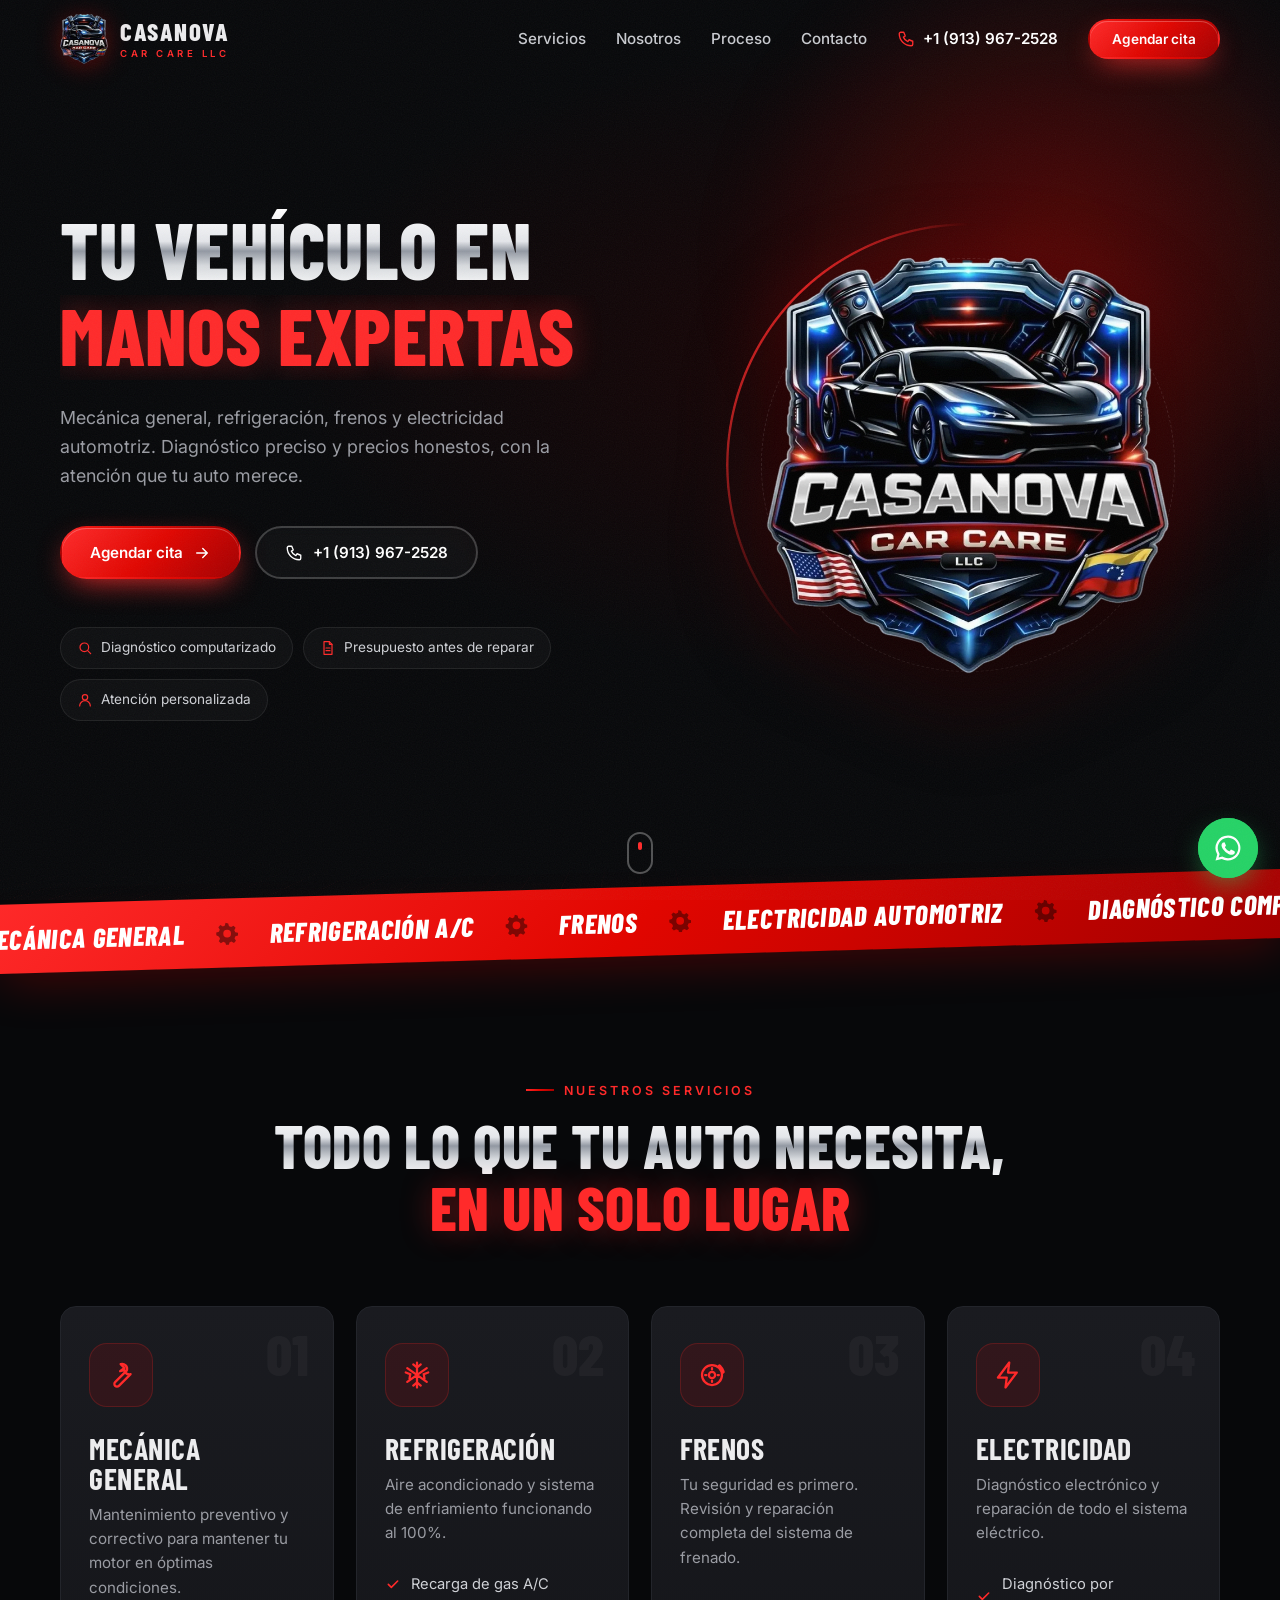
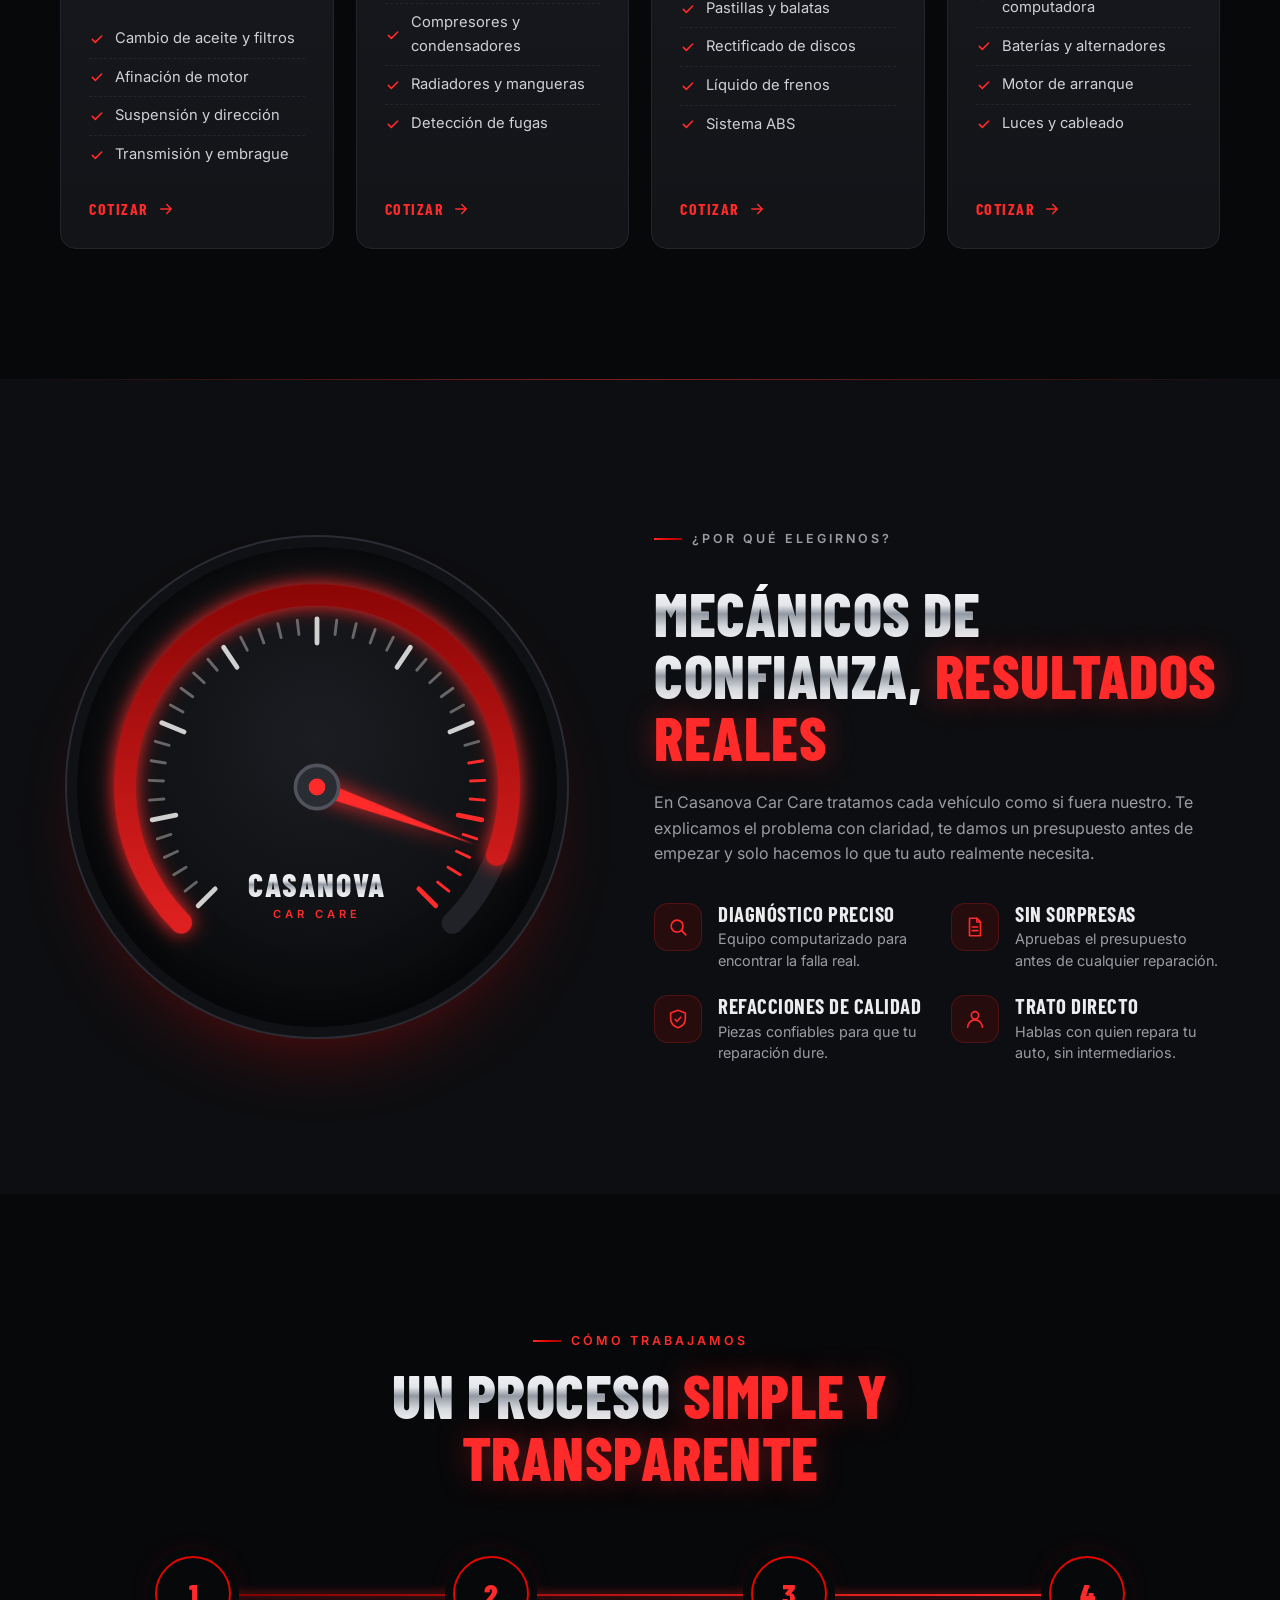
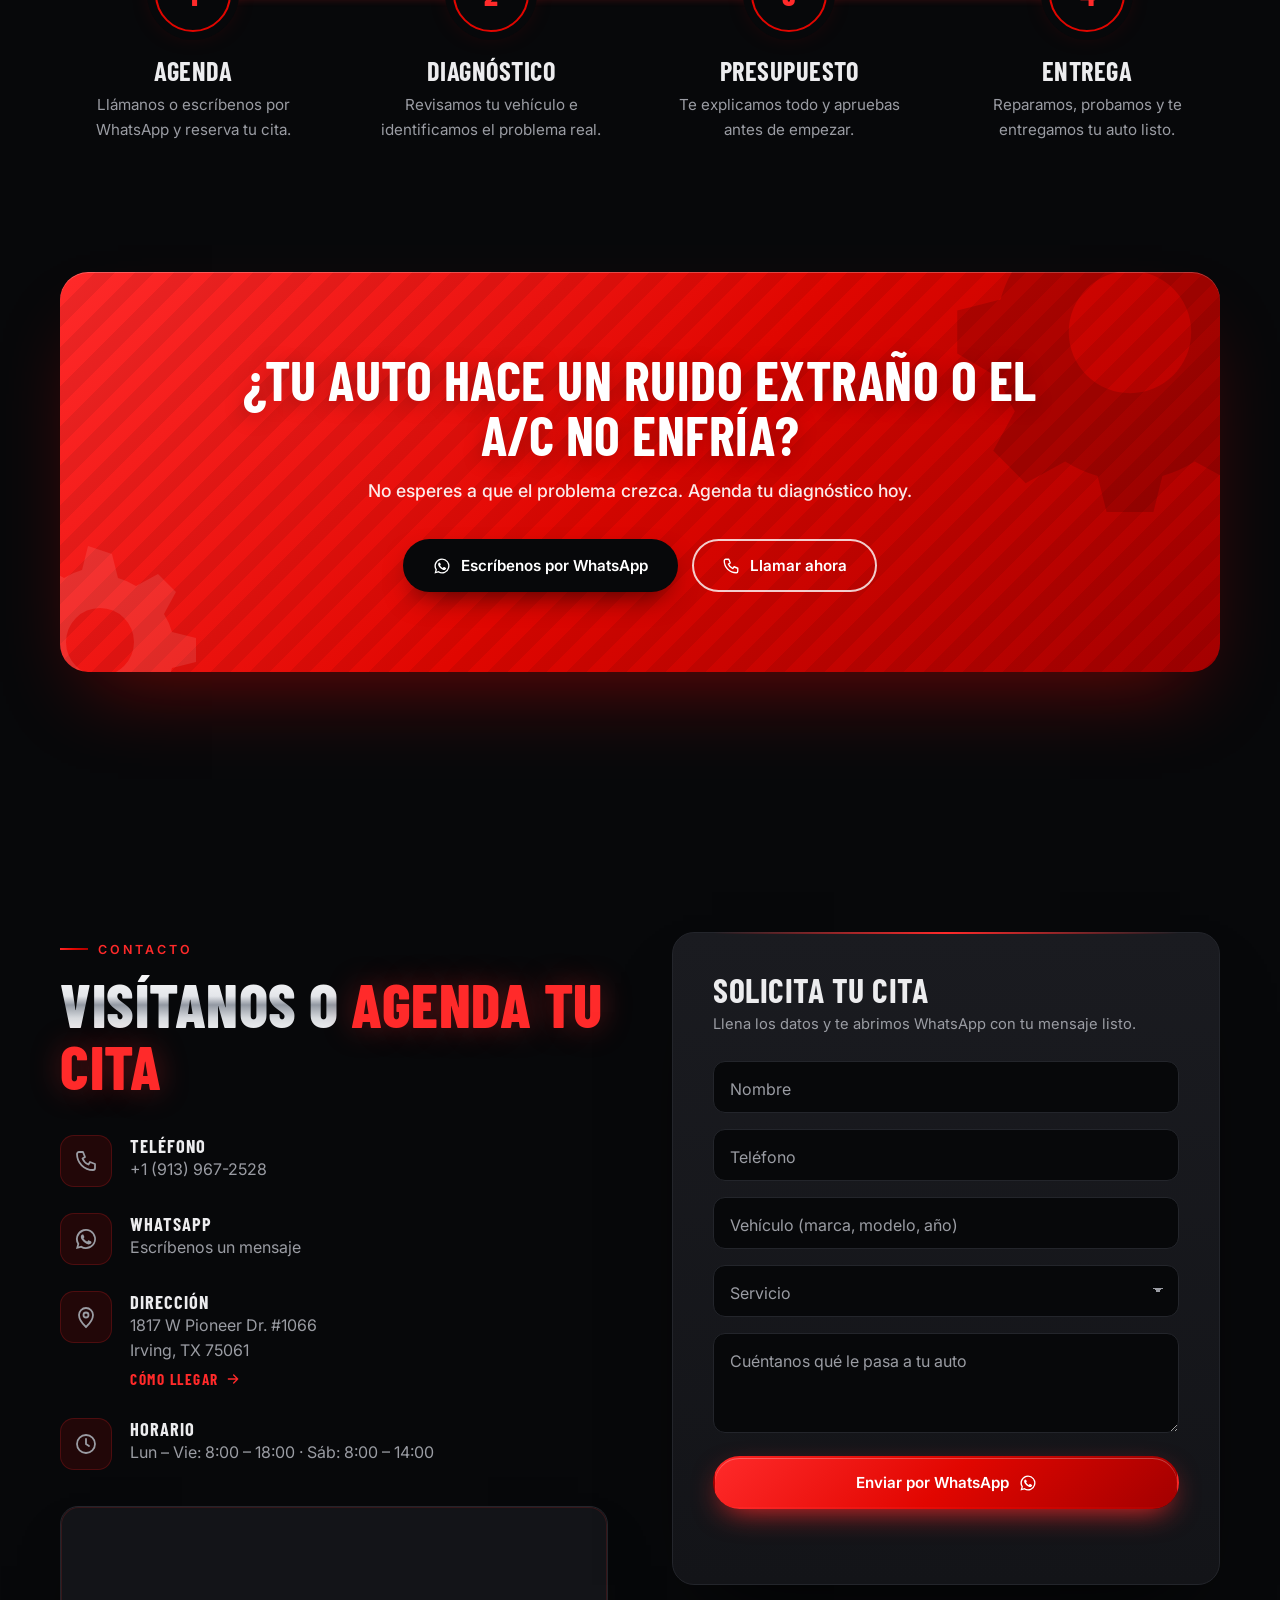
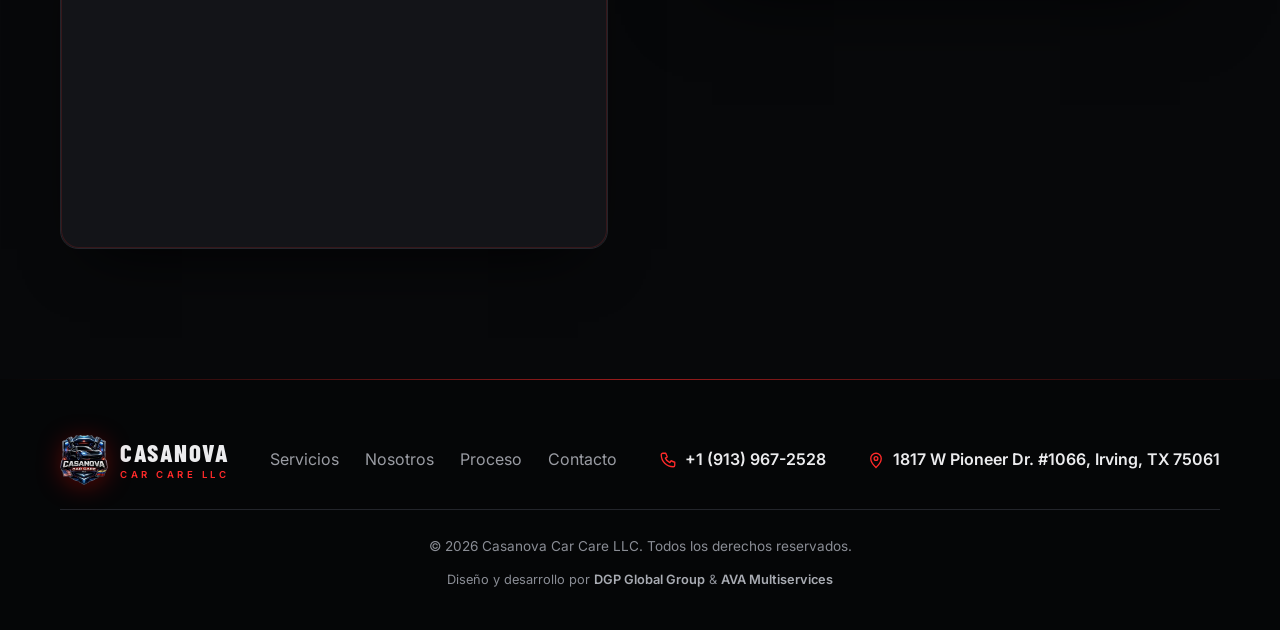
<file: index.html>
<!DOCTYPE html>
<html lang="es">
<head>
  <meta charset="UTF-8">
  <meta name="viewport" content="width=device-width, initial-scale=1.0">
  <title>Casanova Car Care LLC | Taller Mecánico</title>
  <meta name="description" content="Casanova Car Care LLC — taller mecánico en Irving, TX: mecánica general, refrigeración (A/C), frenos y electricidad automotriz. Llámanos al +1 (913) 967-2528.">
  <meta name="theme-color" content="#07080a">
  <link rel="canonical" href="https://casanovacarcare.com/">

  <!-- Open Graph (Facebook, WhatsApp, LinkedIn, iMessage) -->
  <meta property="og:type" content="website">
  <meta property="og:site_name" content="Casanova Car Care LLC">
  <meta property="og:locale" content="es_US">
  <meta property="og:url" content="https://casanovacarcare.com/">
  <meta property="og:title" content="Casanova Car Care LLC | Taller Mecánico">
  <meta property="og:description" content="Taller mecánico en Irving, TX. Mecánica general, refrigeración (A/C), frenos y electricidad automotriz. Diagnóstico preciso y precios honestos. Llámanos al +1 (913) 967-2528.">
  <meta property="og:image" content="https://casanovacarcare.com/assets/og-image.jpg">
  <meta property="og:image:secure_url" content="https://casanovacarcare.com/assets/og-image.jpg">
  <meta property="og:image:type" content="image/jpeg">
  <meta property="og:image:width" content="1200">
  <meta property="og:image:height" content="630">
  <meta property="og:image:alt" content="Logo de Casanova Car Care LLC con sus servicios y teléfono">

  <!-- Twitter / X Card -->
  <meta name="twitter:card" content="summary_large_image">
  <meta name="twitter:title" content="Casanova Car Care LLC | Taller Mecánico">
  <meta name="twitter:description" content="Taller mecánico en Irving, TX. Mecánica general, refrigeración (A/C), frenos y electricidad automotriz. Llámanos al +1 (913) 967-2528.">
  <meta name="twitter:image" content="https://casanovacarcare.com/assets/og-image.jpg">
  <meta name="twitter:image:alt" content="Logo de Casanova Car Care LLC con sus servicios y teléfono">

  <link rel="icon" type="image/png" href="assets/favicon.png">
  <link rel="apple-touch-icon" href="assets/apple-touch-icon.png">
  <link rel="preload" as="image" href="assets/logo.webp">

  <link rel="preconnect" href="https://fonts.googleapis.com">
  <link rel="preconnect" href="https://fonts.gstatic.com" crossorigin>
  <link href="https://fonts.googleapis.com/css2?family=Barlow+Condensed:ital,wght@0,600;0,700;0,800;1,800&family=Inter:wght@400;500;600&display=swap" rel="stylesheet">
  <link rel="stylesheet" href="css/styles.css">

  <!-- Datos estructurados para Google (negocio local) -->
  <script type="application/ld+json">
  {
    "@context": "https://schema.org",
    "@type": "AutoRepair",
    "name": "Casanova Car Care LLC",
    "url": "https://casanovacarcare.com/",
    "image": "https://casanovacarcare.com/assets/og-image.jpg",
    "logo": "https://casanovacarcare.com/assets/logo.webp",
    "telephone": "+1-913-967-2528",
    "address": {
      "@type": "PostalAddress",
      "streetAddress": "1817 W Pioneer Dr. #1066",
      "addressLocality": "Irving",
      "addressRegion": "TX",
      "postalCode": "75061",
      "addressCountry": "US"
    },
    "hasMap": "https://www.google.com/maps/search/?api=1&query=1817+W+Pioneer+Dr+%231066%2C+Irving%2C+TX+75061",
    "areaServed": "Irving, TX",
    "knowsAbout": ["Mecánica general", "Refrigeración automotriz (A/C)", "Frenos", "Electricidad automotriz"]
  }
  </script>
</head>
<body>

  <!-- Pantalla de carga -->
  <div class="loader" id="loader" aria-hidden="true">
    <div class="loader-ring"></div>
    <img src="assets/logo-sm.webp" alt="" class="loader-logo" width="160" height="166">
  </div>

  <!-- Barra de progreso de scroll -->
  <div class="progress" id="progress" aria-hidden="true"></div>

  <!-- Íconos SVG reutilizables -->
  <svg width="0" height="0" style="position:absolute" aria-hidden="true">
    <defs>
      <symbol id="icon-gear" viewBox="0 0 100 100">
        <path fill="currentColor" d="M56 6l3 12a33 33 0 0 1 9 4l11-6 9 9-6 11a33 33 0 0 1 4 9l12 3v12l-12 3a33 33 0 0 1-4 9l6 11-9 9-11-6a33 33 0 0 1-9 4l-3 12H44l-3-12a33 33 0 0 1-9-4l-11 6-9-9 6-11a33 33 0 0 1-4-9L2 56V44l12-3a33 33 0 0 1 4-9l-6-11 9-9 11 6a33 33 0 0 1 9-4l3-12zM50 33a17 17 0 1 0 0 34 17 17 0 0 0 0-34z"/>
      </symbol>
      <symbol id="icon-wrench" viewBox="0 0 24 24">
        <path fill="none" stroke="currentColor" stroke-width="1.8" stroke-linecap="round" stroke-linejoin="round" d="M14.7 6.3a4 4 0 0 0 5 5l-9.4 9.4a2.1 2.1 0 0 1-3-3l9.4-9.4a4 4 0 0 0-5-5l2.6 2.6-.6 2.4-2.4.6z"/>
      </symbol>
      <symbol id="icon-snow" viewBox="0 0 24 24">
        <path fill="none" stroke="currentColor" stroke-width="1.8" stroke-linecap="round" d="M12 2v20M4.2 6.5l15.6 11M4.2 17.5l15.6-11M9 3.5l3 2.5 3-2.5M9 20.5l3-2.5 3 2.5M3 10l3.6 1.3L6 15M21 10l-3.6 1.3L18 15"/>
      </symbol>
      <symbol id="icon-brake" viewBox="0 0 24 24">
        <g fill="none" stroke="currentColor" stroke-width="1.8" stroke-linecap="round">
          <circle cx="12" cy="12" r="8"/><circle cx="12" cy="12" r="2.5"/>
          <path d="M12 6.5v1M17.5 12h-1M12 17.5v-1M6.5 12h1"/>
          <path d="M18 5a10 10 0 0 1 2.7 4.5" stroke-width="3"/>
        </g>
      </symbol>
      <symbol id="icon-bolt" viewBox="0 0 24 24">
        <path fill="none" stroke="currentColor" stroke-width="1.8" stroke-linejoin="round" d="M13 2L4 14h7l-1 8 9-12h-7z"/>
      </symbol>
      <symbol id="icon-check" viewBox="0 0 24 24">
        <path fill="none" stroke="currentColor" stroke-width="2.4" stroke-linecap="round" stroke-linejoin="round" d="M5 12.5l4.5 4.5L19 7.5"/>
      </symbol>
      <symbol id="icon-phone" viewBox="0 0 24 24">
        <path fill="none" stroke="currentColor" stroke-width="1.8" stroke-linejoin="round" d="M5 3h4l2 5-2.5 1.5a11 11 0 0 0 6 6L16 13l5 2v4a2 2 0 0 1-2 2A16 16 0 0 1 3 5a2 2 0 0 1 2-2z"/>
      </symbol>
      <symbol id="icon-pin" viewBox="0 0 24 24">
        <g fill="none" stroke="currentColor" stroke-width="1.8"><path d="M12 22s7-6.5 7-12a7 7 0 0 0-14 0c0 5.5 7 12 7 12z"/><circle cx="12" cy="10" r="2.5"/></g>
      </symbol>
      <symbol id="icon-clock" viewBox="0 0 24 24">
        <g fill="none" stroke="currentColor" stroke-width="1.8" stroke-linecap="round"><circle cx="12" cy="12" r="9"/><path d="M12 7v5l3 2"/></g>
      </symbol>
      <symbol id="icon-search" viewBox="0 0 24 24">
        <g fill="none" stroke="currentColor" stroke-width="1.8" stroke-linecap="round"><circle cx="11" cy="11" r="6.5"/><path d="M16 16l4.5 4.5"/></g>
      </symbol>
      <symbol id="icon-shield" viewBox="0 0 24 24">
        <path fill="none" stroke="currentColor" stroke-width="1.8" stroke-linejoin="round" d="M12 2.5l8 3v6c0 5-3.4 8.6-8 10-4.6-1.4-8-5-8-10v-6z M8.5 12l2.5 2.5 4.5-5"/>
      </symbol>
      <symbol id="icon-doc" viewBox="0 0 24 24">
        <g fill="none" stroke="currentColor" stroke-width="1.8" stroke-linecap="round" stroke-linejoin="round"><path d="M6 2.5h8l4 4v15H6z"/><path d="M14 2.5v4h4M9 12h6M9 16h6"/></g>
      </symbol>
      <symbol id="icon-user" viewBox="0 0 24 24">
        <g fill="none" stroke="currentColor" stroke-width="1.8" stroke-linecap="round"><circle cx="12" cy="8" r="4"/><path d="M4 21a8 8 0 0 1 16 0"/></g>
      </symbol>
      <symbol id="icon-whatsapp" viewBox="0 0 24 24">
        <path fill="currentColor" d="M12 2a10 10 0 0 0-8.6 15.1L2 22l5-1.3A10 10 0 1 0 12 2zm0 18.2a8.2 8.2 0 0 1-4.2-1.2l-.3-.2-3 .8.8-2.9-.2-.3A8.2 8.2 0 1 1 12 20.2zm4.5-6.1c-.2-.1-1.5-.7-1.7-.8-.2-.1-.4-.1-.6.1l-.8 1c-.1.2-.3.2-.5.1a6.7 6.7 0 0 1-3.3-2.9c-.3-.4.3-.4.7-1.4.1-.2 0-.3 0-.5l-.8-1.8c-.2-.5-.4-.4-.6-.4h-.5a1 1 0 0 0-.7.3 3 3 0 0 0-.9 2.2 5.2 5.2 0 0 0 1.1 2.7 11.8 11.8 0 0 0 4.5 4c1.7.7 2.3.8 3.2.6.5-.1 1.5-.6 1.7-1.2.2-.6.2-1.1.2-1.2-.1-.1-.3-.2-.5-.3z"/>
      </symbol>
      <symbol id="icon-arrow" viewBox="0 0 24 24">
        <path fill="none" stroke="currentColor" stroke-width="2" stroke-linecap="round" stroke-linejoin="round" d="M5 12h14M13 6l6 6-6 6"/>
      </symbol>
    </defs>
  </svg>

  <!-- ===== Encabezado ===== -->
  <header class="header" id="header">
    <div class="container nav">
      <a href="#inicio" class="brand" aria-label="Casanova Car Care - Inicio">
        <img src="assets/logo-sm.webp" alt="" class="brand-logo" width="160" height="166">
        <span class="brand-text">Casanova<small>Car Care LLC</small></span>
      </a>

      <nav class="menu" id="menu" aria-label="Principal">
        <a href="#servicios">Servicios</a>
        <a href="#nosotros">Nosotros</a>
        <a href="#proceso">Proceso</a>
        <a href="#contacto">Contacto</a>
        <a href="#" class="menu-phone js-phone"><svg><use href="#icon-phone"/></svg><span class="js-phone-text">+1 (913) 967-2528</span></a>
        <a href="#contacto" class="btn btn-primary btn-sm menu-cta">Agendar cita</a>
      </nav>

      <button type="button" class="burger" id="burger" aria-label="Abrir menú" aria-expanded="false" aria-controls="menu">
        <span></span><span></span><span></span>
      </button>
    </div>
  </header>

  <main>
    <!-- ===== Hero ===== -->
    <section class="hero" id="inicio">
      <div class="hero-bg" aria-hidden="true">
        <div class="hero-grid"></div>
        <div class="hero-glow"></div>
        <div class="hero-streaks"><i></i><i></i><i></i><i></i><i></i></div>
      </div>

      <div class="container hero-layout">
        <div class="hero-content">
          <h1 class="hero-title">
            <span class="line"><span class="hero-anim chrome" style="--d:.2s">Tu vehículo en</span></span>
            <span class="line"><span class="hero-anim accent" style="--d:.35s">manos expertas</span></span>
          </h1>
          <p class="hero-sub hero-anim" style="--d:.5s">
            Mecánica general, refrigeración, frenos y electricidad automotriz.
            Diagnóstico preciso y precios honestos, con la atención que tu auto merece.
          </p>
          <div class="hero-actions hero-anim" style="--d:.65s">
            <a href="#contacto" class="btn btn-primary magnetic">Agendar cita <svg><use href="#icon-arrow"/></svg></a>
            <a href="#" class="btn btn-ghost js-phone"><svg><use href="#icon-phone"/></svg> <span class="js-phone-text">+1 (913) 967-2528</span></a>
          </div>

          <ul class="trust hero-anim" style="--d:.8s">
            <li><svg><use href="#icon-search"/></svg>Diagnóstico computarizado</li>
            <li><svg><use href="#icon-doc"/></svg>Presupuesto antes de reparar</li>
            <li><svg><use href="#icon-user"/></svg>Atención personalizada</li>
          </ul>
        </div>

        <div class="hero-visual hero-anim" style="--d:.4s" aria-hidden="true">
          <div class="logo-stage" id="logo-stage">
            <div class="logo-ring"></div>
            <div class="logo-ring logo-ring-2"></div>
            <div class="logo-halo"></div>
            <div class="logo-wrap">
              <img src="assets/logo.webp" alt="" class="hero-logo" width="720" height="746">
              <span class="logo-shine"></span>
            </div>
          </div>
        </div>
      </div>

      <a href="#servicios" class="scroll-hint" aria-label="Ver servicios"><span></span></a>
    </section>

    <!-- ===== Cinta animada ===== -->
    <div class="marquee" aria-hidden="true">
      <div class="marquee-track">
        <span>Mecánica general</span><svg><use href="#icon-gear"/></svg><span>Refrigeración A/C</span><svg><use href="#icon-gear"/></svg><span>Frenos</span><svg><use href="#icon-gear"/></svg><span>Electricidad automotriz</span><svg><use href="#icon-gear"/></svg><span>Diagnóstico computarizado</span><svg><use href="#icon-gear"/></svg>
        <span>Mecánica general</span><svg><use href="#icon-gear"/></svg><span>Refrigeración A/C</span><svg><use href="#icon-gear"/></svg><span>Frenos</span><svg><use href="#icon-gear"/></svg><span>Electricidad automotriz</span><svg><use href="#icon-gear"/></svg><span>Diagnóstico computarizado</span><svg><use href="#icon-gear"/></svg>
      </div>
    </div>

    <!-- ===== Servicios ===== -->
    <section class="section" id="servicios">
      <div class="container">
        <div class="section-head reveal">
          <p class="eyebrow">Nuestros servicios</p>
          <h2><span class="chrome">Todo lo que tu auto necesita,</span> <span class="accent">en un solo lugar</span></h2>
        </div>

        <div class="services">
          <article class="service-card reveal tilt" style="--d:0s">
            <div class="service-icon"><svg><use href="#icon-wrench"/></svg></div>
            <h3>Mecánica general</h3>
            <p>Mantenimiento preventivo y correctivo para mantener tu motor en óptimas condiciones.</p>
            <ul>
              <li><svg><use href="#icon-check"/></svg>Cambio de aceite y filtros</li>
              <li><svg><use href="#icon-check"/></svg>Afinación de motor</li>
              <li><svg><use href="#icon-check"/></svg>Suspensión y dirección</li>
              <li><svg><use href="#icon-check"/></svg>Transmisión y embrague</li>
            </ul>
            <a href="#" class="service-link js-service" data-service="Mecánica general">Cotizar <svg><use href="#icon-arrow"/></svg></a>
            <span class="service-num">01</span>
          </article>

          <article class="service-card reveal tilt" style="--d:.1s">
            <div class="service-icon"><svg><use href="#icon-snow"/></svg></div>
            <h3>Refrigeración</h3>
            <p>Aire acondicionado y sistema de enfriamiento funcionando al 100%.</p>
            <ul>
              <li><svg><use href="#icon-check"/></svg>Recarga de gas A/C</li>
              <li><svg><use href="#icon-check"/></svg>Compresores y condensadores</li>
              <li><svg><use href="#icon-check"/></svg>Radiadores y mangueras</li>
              <li><svg><use href="#icon-check"/></svg>Detección de fugas</li>
            </ul>
            <a href="#" class="service-link js-service" data-service="Refrigeración / A/C">Cotizar <svg><use href="#icon-arrow"/></svg></a>
            <span class="service-num">02</span>
          </article>

          <article class="service-card reveal tilt" style="--d:.2s">
            <div class="service-icon"><svg><use href="#icon-brake"/></svg></div>
            <h3>Frenos</h3>
            <p>Tu seguridad es primero. Revisión y reparación completa del sistema de frenado.</p>
            <ul>
              <li><svg><use href="#icon-check"/></svg>Pastillas y balatas</li>
              <li><svg><use href="#icon-check"/></svg>Rectificado de discos</li>
              <li><svg><use href="#icon-check"/></svg>Líquido de frenos</li>
              <li><svg><use href="#icon-check"/></svg>Sistema ABS</li>
            </ul>
            <a href="#" class="service-link js-service" data-service="Frenos">Cotizar <svg><use href="#icon-arrow"/></svg></a>
            <span class="service-num">03</span>
          </article>

          <article class="service-card reveal tilt" style="--d:.3s">
            <div class="service-icon"><svg><use href="#icon-bolt"/></svg></div>
            <h3>Electricidad</h3>
            <p>Diagnóstico electrónico y reparación de todo el sistema eléctrico.</p>
            <ul>
              <li><svg><use href="#icon-check"/></svg>Diagnóstico por computadora</li>
              <li><svg><use href="#icon-check"/></svg>Baterías y alternadores</li>
              <li><svg><use href="#icon-check"/></svg>Motor de arranque</li>
              <li><svg><use href="#icon-check"/></svg>Luces y cableado</li>
            </ul>
            <a href="#" class="service-link js-service" data-service="Electricidad">Cotizar <svg><use href="#icon-arrow"/></svg></a>
            <span class="service-num">04</span>
          </article>
        </div>
      </div>
    </section>

    <!-- ===== Nosotros ===== -->
    <section class="section section-alt" id="nosotros">
      <div class="container about">
        <div class="about-visual reveal from-left">
          <!-- Tacómetro animado: la aguja sube al aparecer en pantalla -->
          <div class="gauge" id="gauge" aria-hidden="true">
            <svg viewBox="0 0 200 200">
              <defs>
                <linearGradient id="g-red" x1="0" y1="1" x2="1" y2="0">
                  <stop offset="0" stop-color="#7a0000"/>
                  <stop offset="1" stop-color="#ff2a2a"/>
                </linearGradient>
              </defs>
              <circle class="gauge-track" cx="100" cy="100" r="80"/>
              <circle class="gauge-fill" cx="100" cy="100" r="80"/>
              <g class="gauge-ticks" id="gauge-ticks"></g>
              <g class="gauge-needle"><path d="M100 100 L97 96 L100 30 L103 96 Z"/></g>
              <circle cx="100" cy="100" r="9" class="gauge-hub"/>
              <circle cx="100" cy="100" r="3.5" fill="#ff2a2a"/>
            </svg>
            <div class="gauge-label">
              <strong>Casanova</strong>
              <span>Car Care</span>
            </div>
          </div>
        </div>

        <div class="about-text reveal from-right">
          <p class="eyebrow">¿Por qué elegirnos?</p>
          <h2><span class="chrome">Mecánicos de confianza,</span> <span class="accent">resultados reales</span></h2>
          <p>
            En Casanova Car Care tratamos cada vehículo como si fuera nuestro.
            Te explicamos el problema con claridad, te damos un presupuesto antes de empezar
            y solo hacemos lo que tu auto realmente necesita.
          </p>

          <div class="features">
            <div class="feature"><span class="feature-icon"><svg><use href="#icon-search"/></svg></span><div><h3>Diagnóstico preciso</h3><p>Equipo computarizado para encontrar la falla real.</p></div></div>
            <div class="feature"><span class="feature-icon"><svg><use href="#icon-doc"/></svg></span><div><h3>Sin sorpresas</h3><p>Apruebas el presupuesto antes de cualquier reparación.</p></div></div>
            <div class="feature"><span class="feature-icon"><svg><use href="#icon-shield"/></svg></span><div><h3>Refacciones de calidad</h3><p>Piezas confiables para que tu reparación dure.</p></div></div>
            <div class="feature"><span class="feature-icon"><svg><use href="#icon-user"/></svg></span><div><h3>Trato directo</h3><p>Hablas con quien repara tu auto, sin intermediarios.</p></div></div>
          </div>
        </div>
      </div>
    </section>

    <!-- ===== Proceso ===== -->
    <section class="section" id="proceso">
      <div class="container">
        <div class="section-head reveal">
          <p class="eyebrow">Cómo trabajamos</p>
          <h2><span class="chrome">Un proceso</span> <span class="accent">simple y transparente</span></h2>
        </div>

        <div class="steps" id="steps">
          <div class="steps-line"><i></i></div>
          <div class="step reveal" style="--d:0s"><span class="step-num">1</span><h3>Agenda</h3><p>Llámanos o escríbenos por WhatsApp y reserva tu cita.</p></div>
          <div class="step reveal" style="--d:.15s"><span class="step-num">2</span><h3>Diagnóstico</h3><p>Revisamos tu vehículo e identificamos el problema real.</p></div>
          <div class="step reveal" style="--d:.3s"><span class="step-num">3</span><h3>Presupuesto</h3><p>Te explicamos todo y apruebas antes de empezar.</p></div>
          <div class="step reveal" style="--d:.45s"><span class="step-num">4</span><h3>Entrega</h3><p>Reparamos, probamos y te entregamos tu auto listo.</p></div>
        </div>
      </div>
    </section>

    <!-- ===== CTA ===== -->
    <section class="cta">
      <div class="container">
        <div class="cta-inner reveal zoom">
          <svg class="cta-gear"><use href="#icon-gear"/></svg>
          <svg class="cta-gear cta-gear-2"><use href="#icon-gear"/></svg>
          <h2>¿Tu auto hace un ruido extraño o el A/C no enfría?</h2>
          <p>No esperes a que el problema crezca. Agenda tu diagnóstico hoy.</p>
          <div class="cta-actions">
            <a href="#" class="btn btn-dark js-whatsapp"><svg><use href="#icon-whatsapp"/></svg> Escríbenos por WhatsApp</a>
            <a href="#" class="btn btn-outline-light js-phone"><svg><use href="#icon-phone"/></svg> Llamar ahora</a>
          </div>
        </div>
      </div>
    </section>

    <!-- ===== Contacto ===== -->
    <section class="section" id="contacto">
      <div class="container contact">
        <div class="contact-info reveal from-left">
          <p class="eyebrow">Contacto</p>
          <h2><span class="chrome">Visítanos o</span> <span class="accent">agenda tu cita</span></h2>
          <ul class="contact-list">
            <li><span class="ci"><svg><use href="#icon-phone"/></svg></span><div><strong>Teléfono</strong><a href="#" class="js-phone js-phone-text">+1 (913) 967-2528</a></div></li>
            <li><span class="ci"><svg><use href="#icon-whatsapp"/></svg></span><div><strong>WhatsApp</strong><a href="#" class="js-whatsapp">Escríbenos un mensaje</a></div></li>
            <li><span class="ci"><svg><use href="#icon-pin"/></svg></span><div><strong>Dirección</strong><a href="https://www.google.com/maps/search/?api=1&amp;query=1817+W+Pioneer+Dr+%231066%2C+Irving%2C+TX+75061" target="_blank" rel="noopener">1817 W Pioneer Dr. #1066<br>Irving, TX 75061</a><a href="https://www.google.com/maps/search/?api=1&amp;query=1817+W+Pioneer+Dr+%231066%2C+Irving%2C+TX+75061" target="_blank" rel="noopener" class="directions">Cómo llegar <svg><use href="#icon-arrow"/></svg></a></div></li>
            <li><span class="ci"><svg><use href="#icon-clock"/></svg></span><div><strong>Horario</strong><span>Lun – Vie: 8:00 – 18:00 · Sáb: 8:00 – 14:00</span></div></li>
          </ul>

          <div class="map">
            <iframe src="https://www.google.com/maps?q=1817+W+Pioneer+Dr+%231066,+Irving,+TX+75061&amp;output=embed" title="Mapa: Casanova Car Care LLC, 1817 W Pioneer Dr. #1066, Irving, TX 75061" loading="lazy" referrerpolicy="no-referrer-when-downgrade" allowfullscreen></iframe>
          </div>
        </div>

        <form class="contact-form reveal from-right" id="contact-form" novalidate>
          <h3>Solicita tu cita</h3>
          <p class="form-intro">Llena los datos y te abrimos WhatsApp con tu mensaje listo.</p>
          <div class="field"><input type="text" id="f-name" name="nombre" placeholder=" " autocomplete="name" required><label for="f-name">Nombre</label></div>
          <div class="field"><input type="tel" id="f-phone" name="telefono" placeholder=" " autocomplete="tel" required><label for="f-phone">Teléfono</label></div>
          <div class="field"><input type="text" id="f-car" name="vehiculo" placeholder=" "><label for="f-car">Vehículo (marca, modelo, año)</label></div>
          <div class="field">
            <select id="f-service" name="servicio" required>
              <option value="" disabled selected hidden></option>
              <option>Mecánica general</option>
              <option>Refrigeración / A/C</option>
              <option>Frenos</option>
              <option>Electricidad</option>
              <option>Otro / No estoy seguro</option>
            </select>
            <label for="f-service">Servicio</label>
          </div>
          <div class="field"><textarea id="f-msg" name="mensaje" rows="3" placeholder=" "></textarea><label for="f-msg">Cuéntanos qué le pasa a tu auto</label></div>
          <button type="submit" class="btn btn-primary btn-block">Enviar por WhatsApp <svg><use href="#icon-whatsapp"/></svg></button>
          <p class="form-note" id="form-note" role="status"></p>
        </form>
      </div>
    </section>
  </main>

  <!-- ===== Pie ===== -->
  <footer class="footer">
    <div class="container footer-inner">
      <a href="#inicio" class="brand">
        <img src="assets/logo-sm.webp" alt="" class="brand-logo" width="160" height="166" loading="lazy">
        <span class="brand-text">Casanova<small>Car Care LLC</small></span>
      </a>
      <nav class="footer-links" aria-label="Pie de página">
        <a href="#servicios">Servicios</a>
        <a href="#nosotros">Nosotros</a>
        <a href="#proceso">Proceso</a>
        <a href="#contacto">Contacto</a>
      </nav>
      <a href="#" class="footer-phone js-phone"><svg><use href="#icon-phone"/></svg><span class="js-phone-text">+1 (913) 967-2528</span></a>
      <a href="https://www.google.com/maps/search/?api=1&amp;query=1817+W+Pioneer+Dr+%231066%2C+Irving%2C+TX+75061" class="footer-phone" target="_blank" rel="noopener"><svg><use href="#icon-pin"/></svg><span>1817 W Pioneer Dr. #1066, Irving, TX 75061</span></a>
      <p>&copy; <span id="year"></span> Casanova Car Care LLC. Todos los derechos reservados.</p>
      <p class="credits">Diseño y desarrollo por
        <a href="https://dgpglobalgroup.com" target="_blank" rel="noopener">DGP Global Group</a>
        &amp; <a href="https://avamultiservices.com/" target="_blank" rel="noopener">AVA Multiservices</a>
      </p>
    </div>
  </footer>

  <!-- Botones flotantes -->
  <a href="#" class="fab-whatsapp js-whatsapp" aria-label="Escríbenos por WhatsApp"><svg><use href="#icon-whatsapp"/></svg></a>
  <a href="#inicio" class="to-top" id="to-top" aria-label="Volver arriba"><svg><use href="#icon-arrow"/></svg></a>

  <script src="js/main.js"></script>
</body>
</html>
</file>
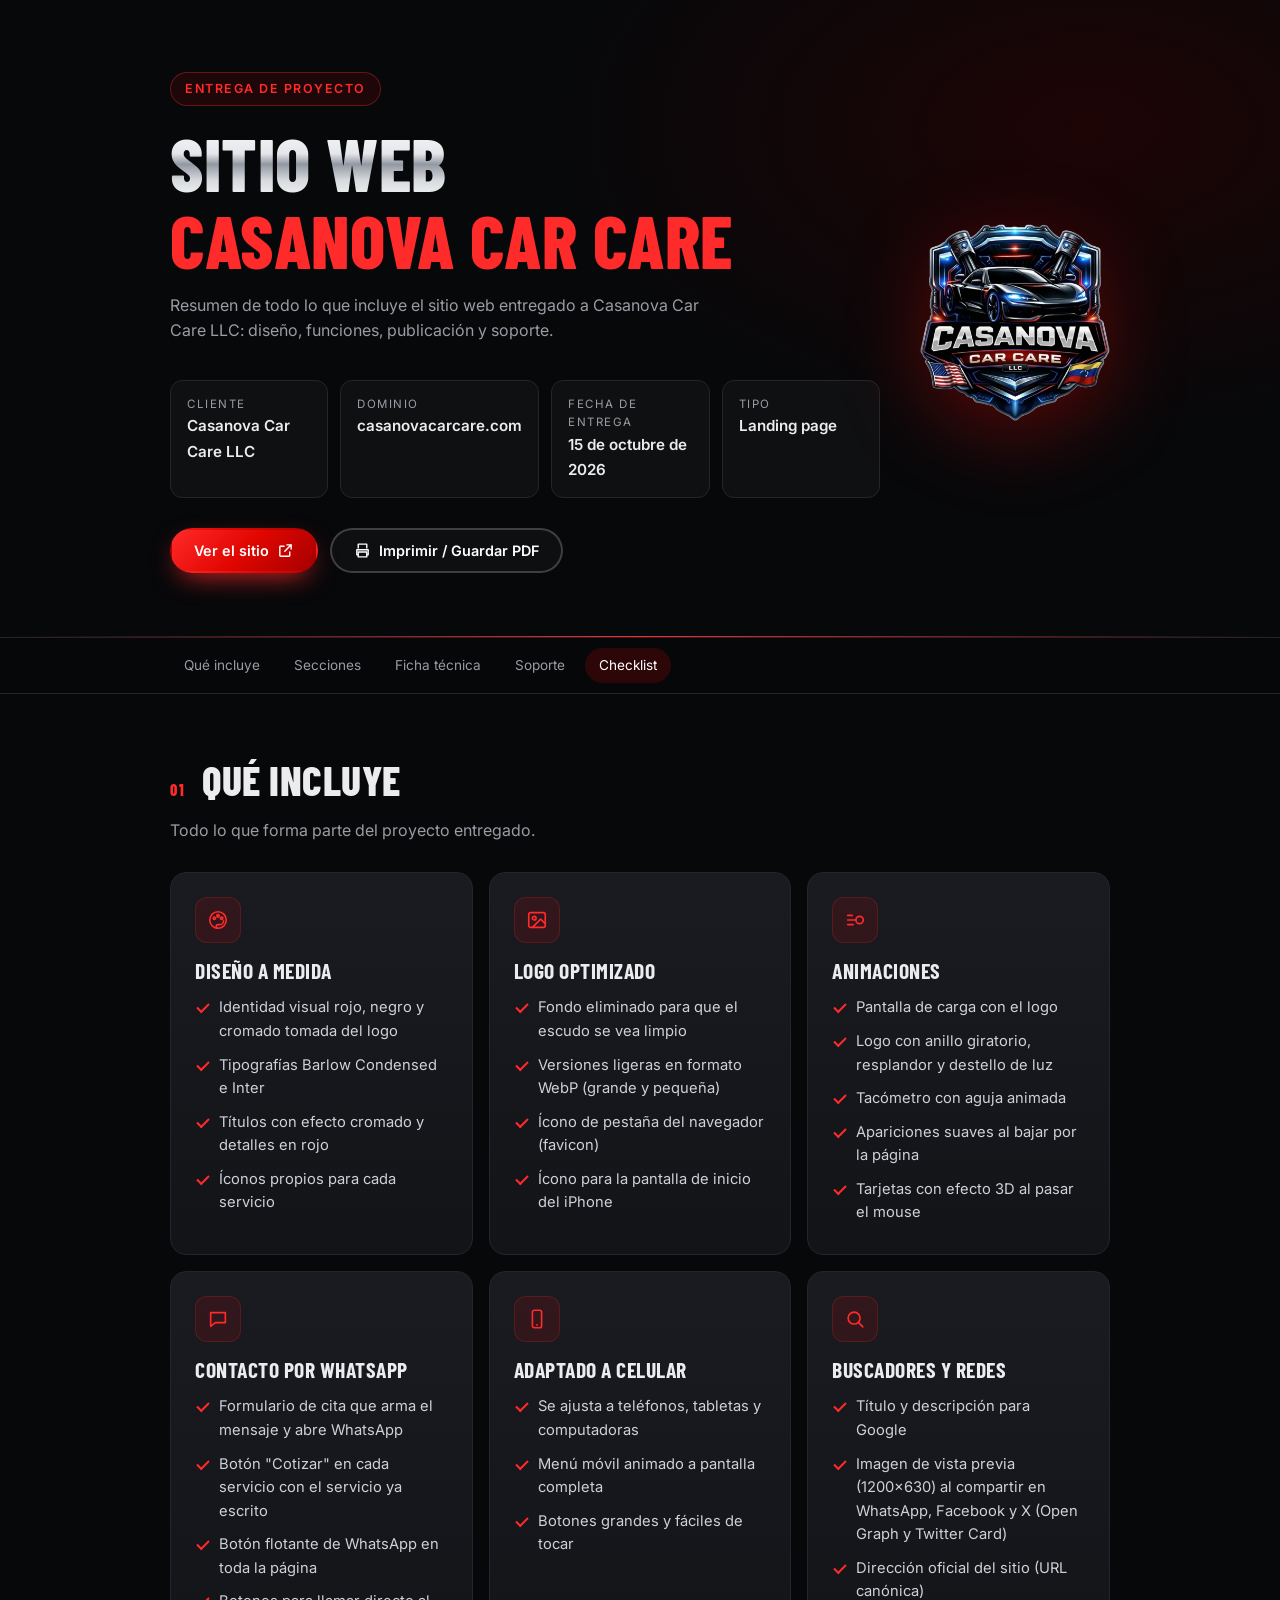
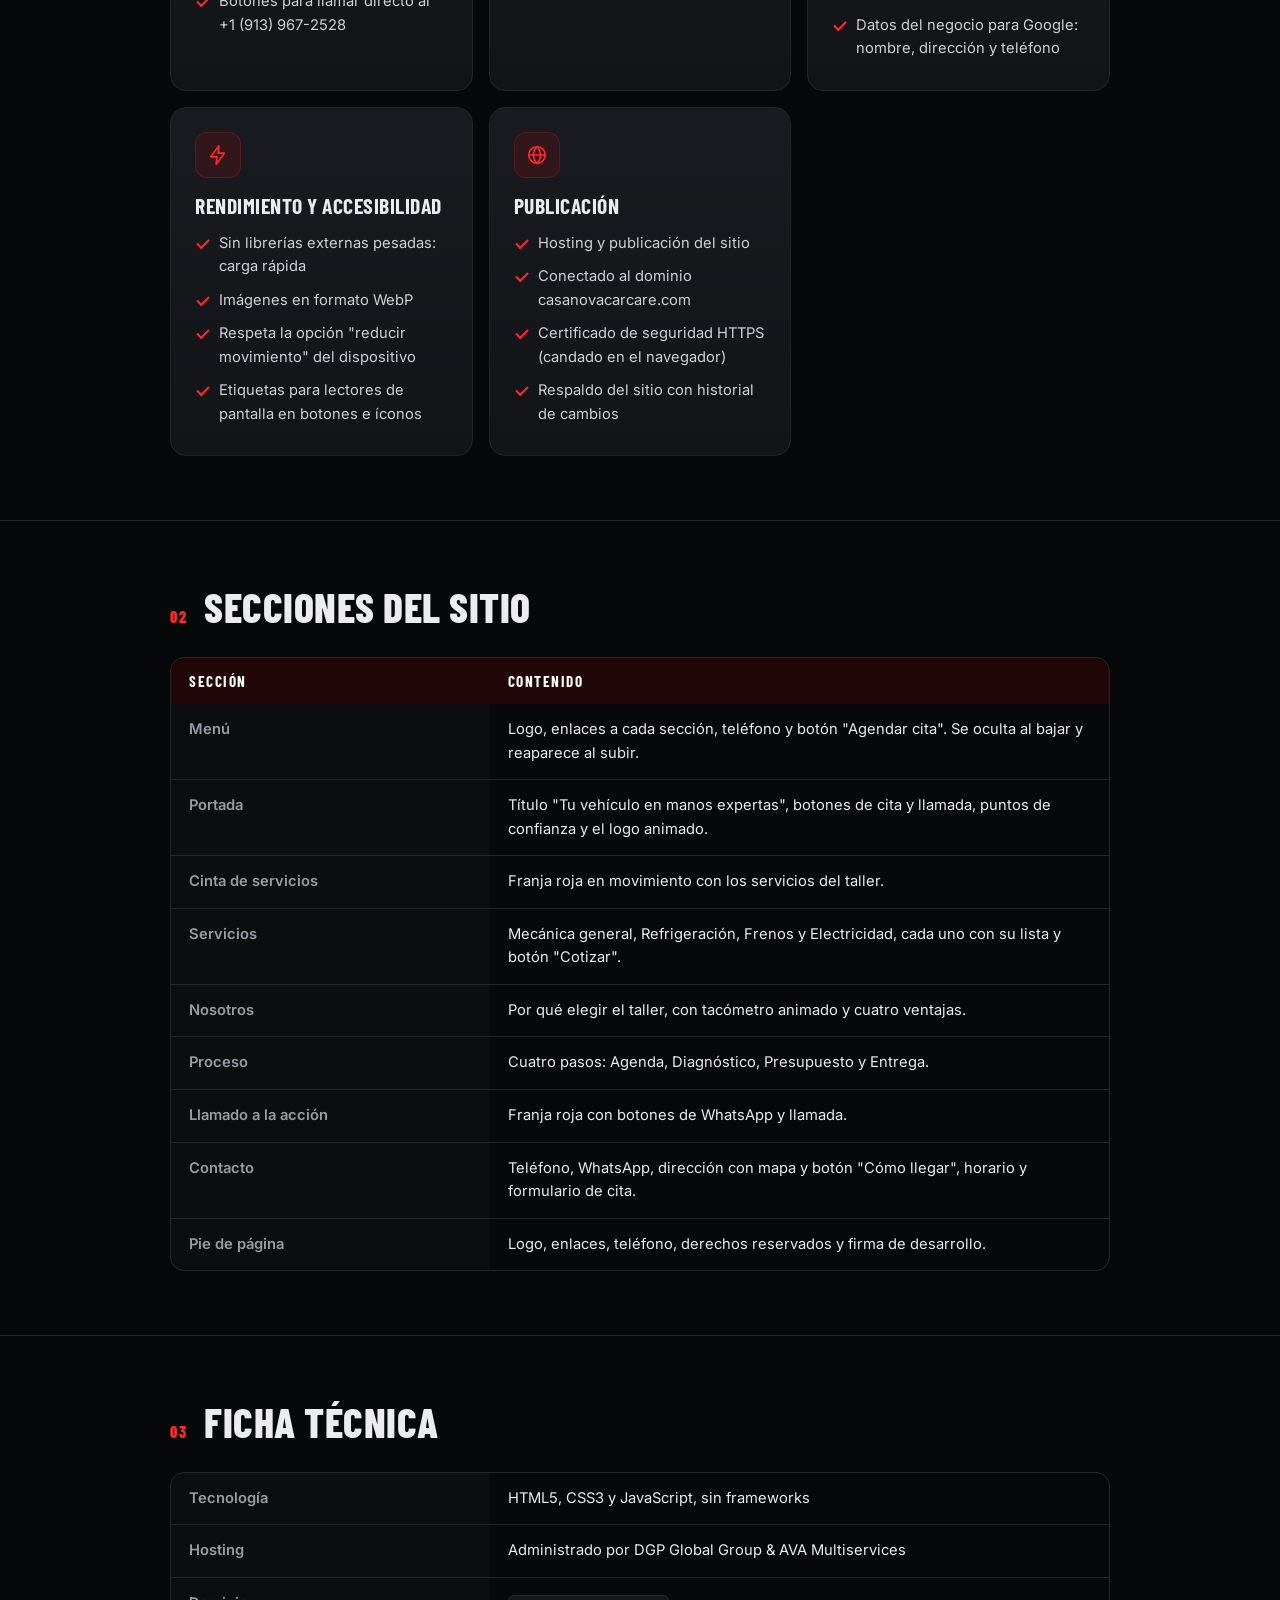
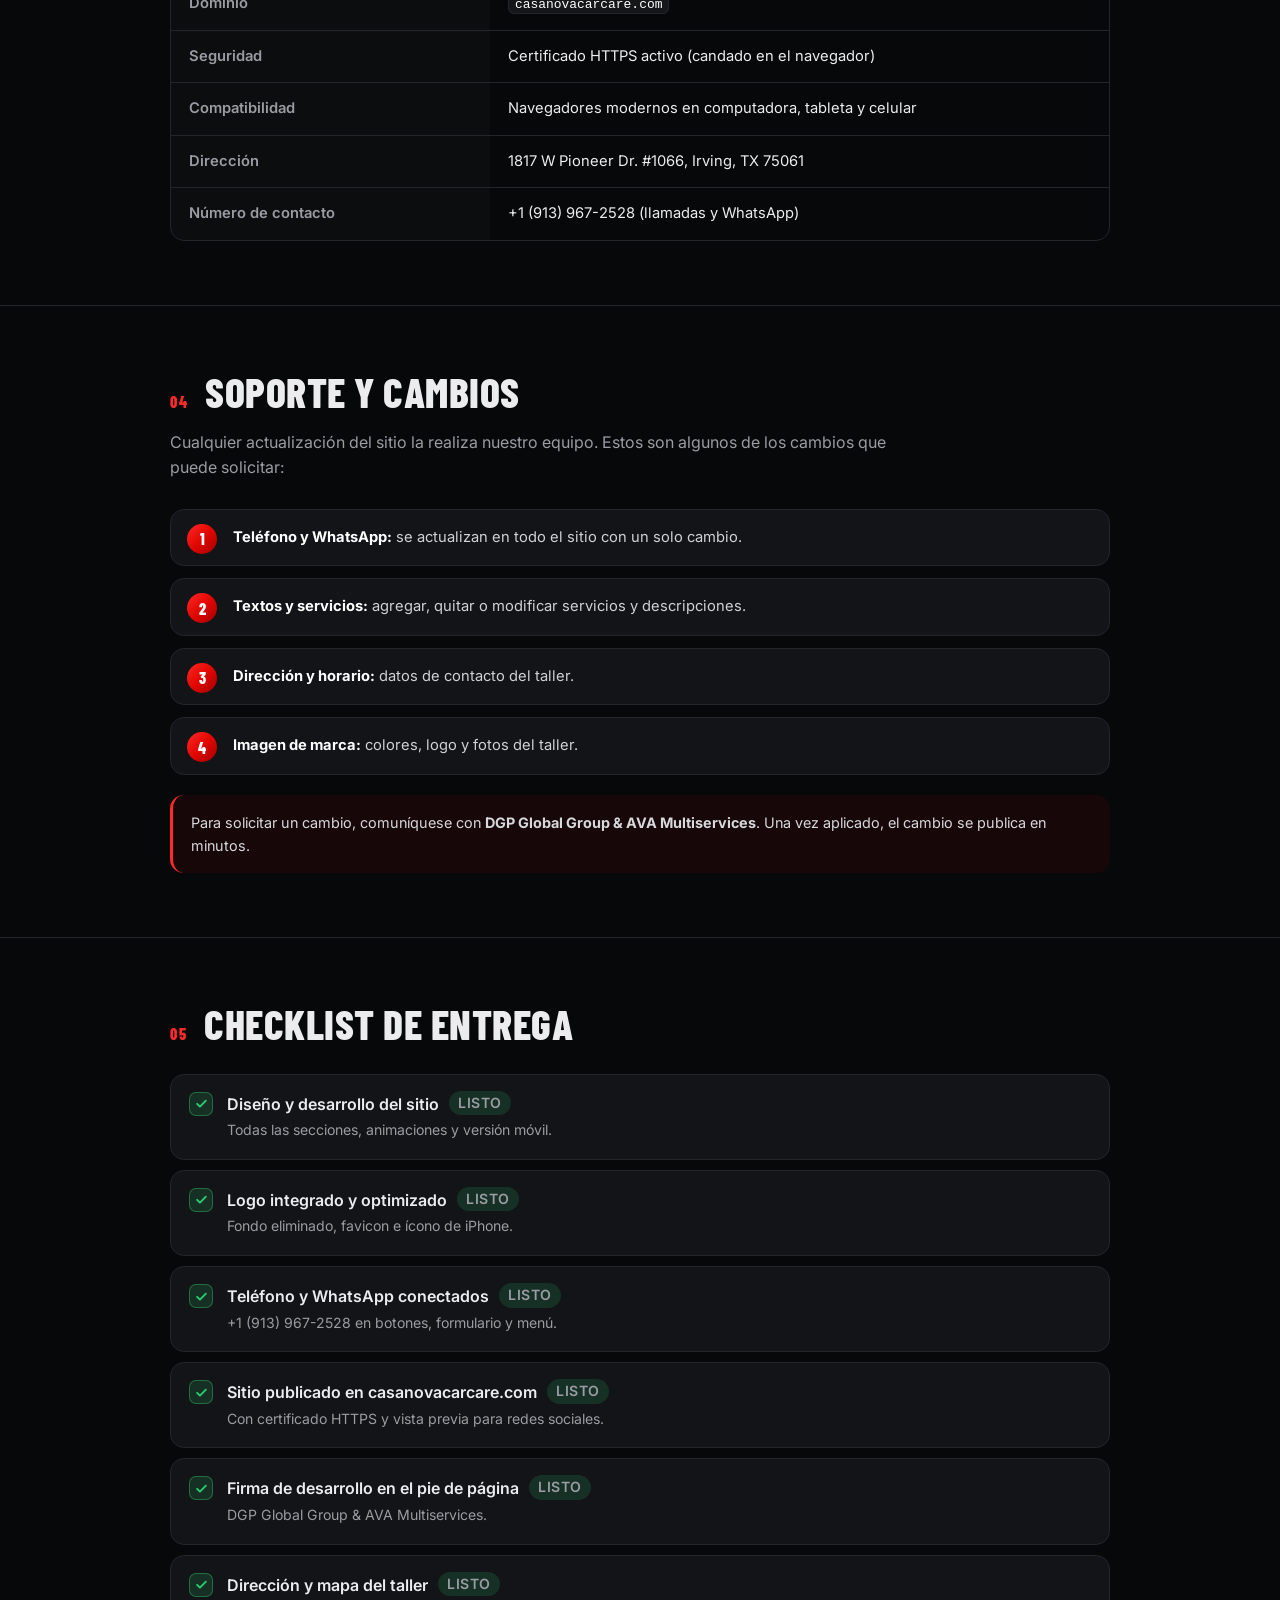
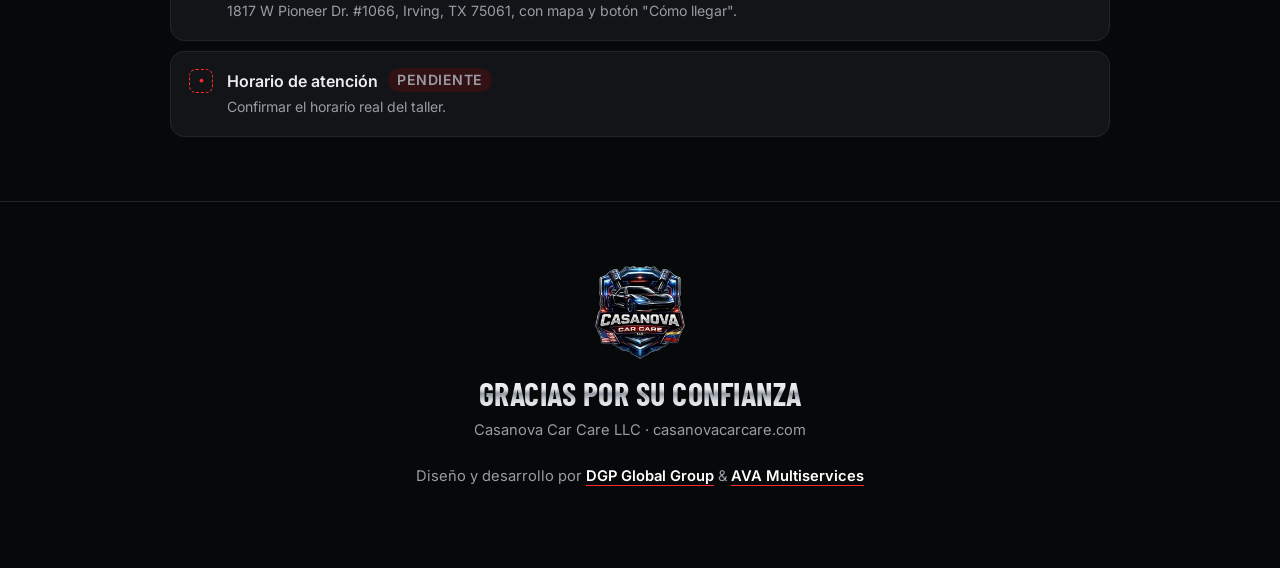
<file: entrega/index.html>
<!DOCTYPE html>
<html lang="es">
<head>
  <meta charset="UTF-8">
  <meta name="viewport" content="width=device-width, initial-scale=1.0">
  <title>Entrega del proyecto | Casanova Car Care LLC</title>
  <meta name="description" content="Documento de entrega del sitio web de Casanova Car Care LLC.">
  <meta name="robots" content="noindex, nofollow">
  <meta name="theme-color" content="#07080a">
  <meta property="og:type" content="website">
  <meta property="og:site_name" content="Casanova Car Care LLC">
  <meta property="og:locale" content="es_US">
  <meta property="og:url" content="https://casanovacarcare.com/entrega/">
  <meta property="og:title" content="Entrega del proyecto | Casanova Car Care LLC">
  <meta property="og:description" content="Todo lo que incluye el sitio web de Casanova Car Care LLC.">
  <meta property="og:image" content="https://casanovacarcare.com/assets/og-image.jpg">
  <meta property="og:image:width" content="1200">
  <meta property="og:image:height" content="630">
  <meta property="og:image:alt" content="Logo de Casanova Car Care LLC con sus servicios y teléfono">
  <meta name="twitter:card" content="summary_large_image">
  <meta name="twitter:title" content="Entrega del proyecto | Casanova Car Care LLC">
  <meta name="twitter:description" content="Todo lo que incluye el sitio web de Casanova Car Care LLC.">
  <meta name="twitter:image" content="https://casanovacarcare.com/assets/og-image.jpg">
  <link rel="icon" type="image/png" href="../assets/favicon.png">

  <link rel="preconnect" href="https://fonts.googleapis.com">
  <link rel="preconnect" href="https://fonts.gstatic.com" crossorigin>
  <link href="https://fonts.googleapis.com/css2?family=Barlow+Condensed:wght@600;700;800&family=Inter:wght@400;500;600&display=swap" rel="stylesheet">

  <style>
    :root {
      --red: #e10600;
      --red-hi: #ff2a2a;
      --red-deep: #7a0000;
      --bg: #07080a;
      --bg-2: #0d0e11;
      --surface: #131418;
      --surface-2: #1a1b20;
      --border: #23252b;
      --text: #ececee;
      --muted: #9a9ca3;
      --green: #2ecc71;
      --chrome: linear-gradient(180deg, #fff 0%, #e4e6ea 40%, #9298a2 52%, #d7dade 70%, #fff 100%);
      --red-grad: linear-gradient(135deg, var(--red-hi), var(--red) 50%, #a30000);
      --ease: cubic-bezier(.22, 1, .36, 1);
      --font-head: "Barlow Condensed", "Arial Narrow", sans-serif;
      --font-body: "Inter", system-ui, -apple-system, "Segoe UI", Roboto, sans-serif;
    }
    *, *::before, *::after { box-sizing: border-box; margin: 0; padding: 0; }
    html { scroll-behavior: smooth; overflow-x: clip; }
    body { font-family: var(--font-body); background: var(--bg); color: var(--text); line-height: 1.6; -webkit-font-smoothing: antialiased; }
    a { color: inherit; }
    img, svg { display: block; }
    ul { list-style: none; }
    h1, h2, h3 { font-family: var(--font-head); text-transform: uppercase; letter-spacing: .5px; line-height: 1.05; }
    code { font-family: ui-monospace, SFMono-Regular, Menlo, Consolas, monospace; font-size: .88em; background: rgba(255, 255, 255, .06); border: 1px solid var(--border); padding: 1px 6px; border-radius: 6px; color: #fff; word-break: break-word; }
    .wrap { max-width: 980px; margin: 0 auto; padding: 0 20px; }
    .chrome { background: var(--chrome); -webkit-background-clip: text; background-clip: text; -webkit-text-fill-color: transparent; }
    .accent { color: var(--red-hi); }

    /* ---------- Portada ---------- */
    .cover {
      position: relative; overflow: hidden;
      padding: 72px 0 64px;
      background: radial-gradient(ellipse 70% 80% at 85% 20%, #1d0405, transparent 60%), var(--bg);
      border-bottom: 1px solid var(--border);
    }
    .cover::after { content: ""; position: absolute; left: 0; right: 0; bottom: 0; height: 1px; background: linear-gradient(90deg, transparent, var(--red-hi), transparent); }
    .cover-grid { display: grid; grid-template-columns: 1fr auto; gap: 40px; align-items: center; }
    .cover-logo { width: 190px; height: auto; filter: drop-shadow(0 20px 40px rgba(225, 6, 0, .35)); animation: float 6s ease-in-out infinite; }
    .tag { display: inline-flex; align-items: center; gap: 8px; padding: 6px 14px; border-radius: 999px; border: 1px solid rgba(255, 42, 42, .35); background: rgba(225, 6, 0, .1); color: var(--red-hi); font-size: .78rem; font-weight: 600; letter-spacing: 1.5px; text-transform: uppercase; margin-bottom: 18px; }
    .cover h1 { font-size: clamp(2.6rem, 7vw, 4.6rem); font-weight: 800; margin-bottom: 14px; }
    .cover p { color: var(--muted); max-width: 560px; }
    .meta { display: grid; grid-template-columns: repeat(4, 1fr); gap: 12px; margin-top: 36px; }
    .meta div { padding: 14px 16px; border-radius: 12px; background: rgba(255, 255, 255, .03); border: 1px solid var(--border); }
    .meta span { display: block; font-size: .72rem; letter-spacing: 1.5px; text-transform: uppercase; color: var(--muted); }
    .meta strong { font-weight: 600; font-size: .95rem; }
    .actions { display: flex; flex-wrap: wrap; gap: 12px; margin-top: 30px; }
    .btn { display: inline-flex; align-items: center; gap: 8px; padding: 12px 22px; border-radius: 999px; font: 600 .9rem var(--font-body); text-decoration: none; border: 2px solid transparent; cursor: pointer; transition: transform .3s var(--ease), box-shadow .3s, background .3s, border-color .3s; }
    .btn svg { width: 17px; height: 17px; }
    .btn-primary { background: var(--red-grad); color: #fff; box-shadow: 0 10px 28px -10px var(--red-hi); }
    .btn-primary:hover { transform: translateY(-2px); box-shadow: 0 14px 34px -10px var(--red-hi); }
    .btn-ghost { background: rgba(255, 255, 255, .03); color: #fff; border-color: rgba(255, 255, 255, .2); }
    .btn-ghost:hover { border-color: var(--red-hi); }

    /* ---------- Índice ---------- */
    .toc { position: sticky; top: 0; z-index: 10; background: rgba(7, 8, 10, .85); backdrop-filter: blur(12px); border-bottom: 1px solid var(--border); }
    .toc .wrap { display: flex; gap: 6px; overflow-x: auto; padding-top: 10px; padding-bottom: 10px; scrollbar-width: none; }
    .toc .wrap::-webkit-scrollbar { display: none; }
    .toc a { flex: none; padding: 7px 14px; border-radius: 999px; font-size: .85rem; color: var(--muted); text-decoration: none; transition: color .3s, background .3s; }
    .toc a:hover, .toc a.is-active { color: #fff; background: rgba(225, 6, 0, .18); }

    /* ---------- Secciones ---------- */
    section { padding: 64px 0; border-bottom: 1px solid var(--border); scroll-margin-top: 56px; }
    .sec-head { display: flex; align-items: baseline; gap: 16px; margin-bottom: 28px; }
    .sec-num { font: 800 1rem var(--font-head); color: var(--red-hi); letter-spacing: 2px; }
    .sec-head h2 { font-size: clamp(1.9rem, 4.5vw, 2.6rem); font-weight: 800; }
    .lead { color: var(--muted); margin: -12px 0 28px; max-width: 720px; }

    .grid { display: grid; grid-template-columns: repeat(auto-fit, minmax(260px, 1fr)); gap: 16px; }
    .card { position: relative; padding: 24px; border-radius: 16px; background: linear-gradient(180deg, var(--surface-2), var(--surface)); border: 1px solid var(--border); transition: border-color .4s, transform .4s var(--ease); }
    .card:hover { border-color: rgba(255, 42, 42, .4); transform: translateY(-3px); }
    .card-icon { width: 46px; height: 46px; border-radius: 12px; display: grid; place-items: center; background: rgba(225, 6, 0, .12); border: 1px solid rgba(255, 42, 42, .2); color: var(--red-hi); margin-bottom: 16px; }
    .card-icon svg { width: 22px; height: 22px; }
    .card h3 { font-size: 1.35rem; margin-bottom: 10px; }
    .card p { color: var(--muted); font-size: .92rem; }
    .list li { position: relative; padding: 5px 0 5px 24px; font-size: .92rem; color: #cfd1d6; }
    .list li::before { content: ""; position: absolute; left: 2px; top: 12px; width: 12px; height: 7px; border-left: 2px solid var(--red-hi); border-bottom: 2px solid var(--red-hi); transform: rotate(-45deg); }

    /* Tabla */
    .table { width: 100%; border-collapse: separate; border-spacing: 0; border: 1px solid var(--border); border-radius: 14px; overflow: hidden; font-size: .92rem; }
    .table th, .table td { text-align: left; padding: 14px 18px; border-bottom: 1px solid var(--border); vertical-align: top; }
    .table tr:last-child th, .table tr:last-child td { border-bottom: 0; }
    .table th { width: 34%; font-weight: 600; color: var(--muted); background: rgba(255, 255, 255, .02); }
    .table thead th { font: 700 .95rem var(--font-head); letter-spacing: 1.5px; text-transform: uppercase; color: #fff; background: rgba(225, 6, 0, .12); width: auto; }
    .table-scroll { overflow-x: auto; }
    .table-scroll .table { min-width: 560px; }

    /* Checklist */
    .checklist { display: grid; gap: 10px; }
    .check { display: flex; align-items: flex-start; gap: 14px; padding: 16px 18px; border-radius: 14px; background: var(--surface); border: 1px solid var(--border); }
    .check-box { flex: none; width: 24px; height: 24px; border-radius: 7px; display: grid; place-items: center; margin-top: 1px; }
    .check-box svg { width: 15px; height: 15px; }
    .check.done .check-box { background: rgba(46, 204, 113, .15); color: var(--green); border: 1px solid rgba(46, 204, 113, .4); }
    .check.todo .check-box { border: 1.5px dashed var(--red-hi); color: var(--red-hi); }
    .check strong { display: block; font-weight: 600; }
    .check span { color: var(--muted); font-size: .88rem; }
    .pill { display: inline-block; margin-left: 6px; padding: 1px 9px; border-radius: 999px; font-size: .7rem; font-weight: 600; letter-spacing: .5px; text-transform: uppercase; vertical-align: 2px; }
    .pill-done { background: rgba(46, 204, 113, .15); color: var(--green); }
    .pill-todo { background: rgba(225, 6, 0, .15); color: var(--red-hi); }

    /* Pasos */
    .steps { counter-reset: s; display: grid; gap: 12px; list-style: none; }
    .steps li { counter-increment: s; position: relative; padding: 16px 18px 16px 62px; border-radius: 14px; background: var(--surface); border: 1px solid var(--border); font-size: .92rem; color: #cfd1d6; }
    .steps li::before { content: counter(s); position: absolute; left: 16px; top: 14px; width: 30px; height: 30px; border-radius: 50%; display: grid; place-items: center; background: var(--red-grad); color: #fff; font: 800 1rem var(--font-head); }
    .steps strong { color: #fff; }

    .note { margin-top: 20px; padding: 16px 18px; border-radius: 14px; border-left: 3px solid var(--red-hi); background: rgba(225, 6, 0, .07); font-size: .9rem; color: #d6d8dc; }

    /* Firma */
    .sign { padding: 64px 0 80px; text-align: center; }
    .sign img { width: 90px; height: auto; margin: 0 auto 18px; }
    .sign h2 { font-size: 2rem; margin-bottom: 8px; }
    .sign p { color: var(--muted); font-size: .92rem; }
    .credits { margin-top: 22px; font-size: .88rem; color: var(--muted); }
    .credits a { color: #fff; font-weight: 600; text-decoration: none; border-bottom: 1px solid var(--red-hi); }
    .credits a:hover { color: var(--red-hi); }

    /* Animación de aparición */
    .reveal { opacity: 0; transform: translateY(24px); transition: opacity .8s var(--ease), transform .8s var(--ease); }
    .reveal.is-visible { opacity: 1; transform: none; }
    @keyframes float { 0%, 100% { transform: translateY(0); } 50% { transform: translateY(-10px); } }

    @media (max-width: 700px) {
      .cover { padding: 48px 0; }
      .cover-grid { grid-template-columns: 1fr; text-align: center; }
      .meta { grid-template-columns: 1fr 1fr; text-align: left; }
      .cover-logo { width: 150px; margin: 0 auto; order: -1; }
      .cover p { margin: 0 auto; }
      .actions { justify-content: center; }
      .table th { width: 40%; }
      .table th, .table td { padding: 12px 14px; }
    }
    @media (prefers-reduced-motion: reduce) {
      *, *::before, *::after { animation: none !important; transition: none !important; }
      .reveal { opacity: 1; transform: none; }
    }

    /* Versión para imprimir / guardar como PDF */
    @media print {
      :root { --bg: #fff; --bg-2: #fff; --surface: #fff; --surface-2: #fff; --border: #d9d9de; --text: #111; --muted: #555; }
      body { background: #fff; color: #111; }
      .toc, .actions, .no-print { display: none !important; }
      .cover { background: #fff; padding: 24px 0; }
      .chrome { -webkit-text-fill-color: #111; background: none; }
      .card, .check, .steps li { break-inside: avoid; background: #fff; }
      .list li { color: #222; }
      .steps li { color: #222; }
      .steps strong, .credits a, code { color: #111; }
      code { background: #f3f3f5; }
      .reveal { opacity: 1 !important; transform: none !important; }
      .cover-logo { animation: none; filter: none; }
      section { padding: 28px 0; }
    }
  </style>
</head>
<body>

  <svg width="0" height="0" style="position:absolute" aria-hidden="true">
    <defs>
      <symbol id="i-check" viewBox="0 0 24 24"><path fill="none" stroke="currentColor" stroke-width="3" stroke-linecap="round" stroke-linejoin="round" d="M5 12.5l4.5 4.5L19 7.5"/></symbol>
      <symbol id="i-dot" viewBox="0 0 24 24"><circle cx="12" cy="12" r="3" fill="currentColor"/></symbol>
      <symbol id="i-ext" viewBox="0 0 24 24"><path fill="none" stroke="currentColor" stroke-width="2" stroke-linecap="round" stroke-linejoin="round" d="M14 4h6v6M20 4l-9 9M18 14v5a1 1 0 0 1-1 1H5a1 1 0 0 1-1-1V7a1 1 0 0 1 1-1h5"/></symbol>
      <symbol id="i-print" viewBox="0 0 24 24"><g fill="none" stroke="currentColor" stroke-width="2" stroke-linejoin="round"><path d="M6 9V3h12v6M6 18H4v-7h16v7h-2"/><path d="M6 14h12v7H6z"/></g></symbol>
      <symbol id="i-design" viewBox="0 0 24 24"><g fill="none" stroke="currentColor" stroke-width="1.8" stroke-linecap="round"><circle cx="12" cy="12" r="9"/><circle cx="8" cy="10" r="1.3"/><circle cx="12" cy="7.5" r="1.3"/><circle cx="16" cy="10" r="1.3"/><path d="M12 21c-1.5 0-2-1-2-2s1-2 2-2h2a4 4 0 0 0 4-4"/></g></symbol>
      <symbol id="i-image" viewBox="0 0 24 24"><g fill="none" stroke="currentColor" stroke-width="1.8" stroke-linejoin="round"><rect x="3" y="4" width="18" height="16" rx="2"/><circle cx="9" cy="10" r="2"/><path d="M21 16l-5-5-9 9"/></g></symbol>
      <symbol id="i-layers" viewBox="0 0 24 24"><g fill="none" stroke="currentColor" stroke-width="1.8" stroke-linejoin="round"><path d="M12 3l9 5-9 5-9-5z"/><path d="M3 13l9 5 9-5"/></g></symbol>
      <symbol id="i-motion" viewBox="0 0 24 24"><g fill="none" stroke="currentColor" stroke-width="1.8" stroke-linecap="round"><path d="M4 12h9M4 7h5M4 17h6"/><circle cx="17" cy="12" r="4"/></g></symbol>
      <symbol id="i-chat" viewBox="0 0 24 24"><path fill="none" stroke="currentColor" stroke-width="1.8" stroke-linejoin="round" d="M4 5h16v11H9l-5 4z"/></symbol>
      <symbol id="i-phone" viewBox="0 0 24 24"><g fill="none" stroke="currentColor" stroke-width="1.8" stroke-linejoin="round"><rect x="7" y="2.5" width="10" height="19" rx="2"/><path d="M11 18.5h2"/></g></symbol>
      <symbol id="i-search" viewBox="0 0 24 24"><g fill="none" stroke="currentColor" stroke-width="1.8" stroke-linecap="round"><circle cx="11" cy="11" r="6.5"/><path d="M16 16l4.5 4.5"/></g></symbol>
      <symbol id="i-bolt" viewBox="0 0 24 24"><path fill="none" stroke="currentColor" stroke-width="1.8" stroke-linejoin="round" d="M13 2L4 14h7l-1 8 9-12h-7z"/></symbol>
      <symbol id="i-globe" viewBox="0 0 24 24"><g fill="none" stroke="currentColor" stroke-width="1.8"><circle cx="12" cy="12" r="9"/><path d="M3 12h18M12 3c2.5 2.5 3.8 5.5 3.8 9s-1.3 6.5-3.8 9c-2.5-2.5-3.8-5.5-3.8-9S9.5 5.5 12 3z"/></g></symbol>
    </defs>
  </svg>

  <!-- ===== Portada ===== -->
  <header class="cover">
    <div class="wrap cover-grid">
      <div>
        <span class="tag">Entrega de proyecto</span>
        <h1><span class="chrome">Sitio web</span><br><span class="accent">Casanova Car Care</span></h1>
        <p>Resumen de todo lo que incluye el sitio web entregado a Casanova Car Care LLC: diseño, funciones, publicación y soporte.</p>

        <div class="meta">
          <div><span>Cliente</span><strong>Casanova Car Care LLC</strong></div>
          <div><span>Dominio</span><strong>casanovacarcare.com</strong></div>
          <div><span>Fecha de entrega</span><strong>15 de octubre de 2026</strong></div>
          <div><span>Tipo</span><strong>Landing page</strong></div>
        </div>

        <div class="actions">
          <a class="btn btn-primary" href="https://casanovacarcare.com" target="_blank" rel="noopener">Ver el sitio <svg><use href="#i-ext"/></svg></a>
          <button class="btn btn-ghost" type="button" onclick="window.print()"><svg><use href="#i-print"/></svg> Imprimir / Guardar PDF</button>
        </div>
      </div>
      <img class="cover-logo" src="../assets/logo.webp" alt="Logo de Casanova Car Care LLC" width="720" height="746">
    </div>
  </header>

  <!-- ===== Índice ===== -->
  <nav class="toc" aria-label="Contenido">
    <div class="wrap">
      <a href="#incluye">Qué incluye</a>
      <a href="#secciones">Secciones</a>
      <a href="#tecnico">Ficha técnica</a>
      <a href="#soporte">Soporte</a>
      <a href="#checklist">Checklist</a>
    </div>
  </nav>

  <main>
    <!-- ===== 01 Qué incluye ===== -->
    <section id="incluye">
      <div class="wrap">
        <div class="sec-head reveal"><span class="sec-num">01</span><h2>Qué incluye</h2></div>
        <p class="lead reveal">Todo lo que forma parte del proyecto entregado.</p>

        <div class="grid">
          <article class="card reveal">
            <div class="card-icon"><svg><use href="#i-design"/></svg></div>
            <h3>Diseño a medida</h3>
            <ul class="list">
              <li>Identidad visual rojo, negro y cromado tomada del logo</li>
              <li>Tipografías Barlow Condensed e Inter</li>
              <li>Títulos con efecto cromado y detalles en rojo</li>
              <li>Íconos propios para cada servicio</li>
            </ul>
          </article>

          <article class="card reveal">
            <div class="card-icon"><svg><use href="#i-image"/></svg></div>
            <h3>Logo optimizado</h3>
            <ul class="list">
              <li>Fondo eliminado para que el escudo se vea limpio</li>
              <li>Versiones ligeras en formato WebP (grande y pequeña)</li>
              <li>Ícono de pestaña del navegador (favicon)</li>
              <li>Ícono para la pantalla de inicio del iPhone</li>
            </ul>
          </article>

          <article class="card reveal">
            <div class="card-icon"><svg><use href="#i-motion"/></svg></div>
            <h3>Animaciones</h3>
            <ul class="list">
              <li>Pantalla de carga con el logo</li>
              <li>Logo con anillo giratorio, resplandor y destello de luz</li>
              <li>Tacómetro con aguja animada</li>
              <li>Apariciones suaves al bajar por la página</li>
              <li>Tarjetas con efecto 3D al pasar el mouse</li>
            </ul>
          </article>

          <article class="card reveal">
            <div class="card-icon"><svg><use href="#i-chat"/></svg></div>
            <h3>Contacto por WhatsApp</h3>
            <ul class="list">
              <li>Formulario de cita que arma el mensaje y abre WhatsApp</li>
              <li>Botón "Cotizar" en cada servicio con el servicio ya escrito</li>
              <li>Botón flotante de WhatsApp en toda la página</li>
              <li>Botones para llamar directo al +1 (913) 967-2528</li>
            </ul>
          </article>

          <article class="card reveal">
            <div class="card-icon"><svg><use href="#i-phone"/></svg></div>
            <h3>Adaptado a celular</h3>
            <ul class="list">
              <li>Se ajusta a teléfonos, tabletas y computadoras</li>
              <li>Menú móvil animado a pantalla completa</li>
              <li>Botones grandes y fáciles de tocar</li>
            </ul>
          </article>

          <article class="card reveal">
            <div class="card-icon"><svg><use href="#i-search"/></svg></div>
            <h3>Buscadores y redes</h3>
            <ul class="list">
              <li>Título y descripción para Google</li>
              <li>Imagen de vista previa (1200×630) al compartir en WhatsApp, Facebook y X (Open Graph y Twitter Card)</li>
              <li>Dirección oficial del sitio (URL canónica)</li>
              <li>Datos del negocio para Google: nombre, dirección y teléfono</li>
            </ul>
          </article>

          <article class="card reveal">
            <div class="card-icon"><svg><use href="#i-bolt"/></svg></div>
            <h3>Rendimiento y accesibilidad</h3>
            <ul class="list">
              <li>Sin librerías externas pesadas: carga rápida</li>
              <li>Imágenes en formato WebP</li>
              <li>Respeta la opción "reducir movimiento" del dispositivo</li>
              <li>Etiquetas para lectores de pantalla en botones e íconos</li>
            </ul>
          </article>

          <article class="card reveal">
            <div class="card-icon"><svg><use href="#i-globe"/></svg></div>
            <h3>Publicación</h3>
            <ul class="list">
              <li>Hosting y publicación del sitio</li>
              <li>Conectado al dominio casanovacarcare.com</li>
              <li>Certificado de seguridad HTTPS (candado en el navegador)</li>
              <li>Respaldo del sitio con historial de cambios</li>
            </ul>
          </article>
        </div>
      </div>
    </section>

    <!-- ===== 02 Secciones ===== -->
    <section id="secciones">
      <div class="wrap">
        <div class="sec-head reveal"><span class="sec-num">02</span><h2>Secciones del sitio</h2></div>
        <div class="table-scroll reveal">
          <table class="table">
            <thead><tr><th scope="col">Sección</th><th scope="col">Contenido</th></tr></thead>
            <tbody>
              <tr><th scope="row">Menú</th><td>Logo, enlaces a cada sección, teléfono y botón "Agendar cita". Se oculta al bajar y reaparece al subir.</td></tr>
              <tr><th scope="row">Portada</th><td>Título "Tu vehículo en manos expertas", botones de cita y llamada, puntos de confianza y el logo animado.</td></tr>
              <tr><th scope="row">Cinta de servicios</th><td>Franja roja en movimiento con los servicios del taller.</td></tr>
              <tr><th scope="row">Servicios</th><td>Mecánica general, Refrigeración, Frenos y Electricidad, cada uno con su lista y botón "Cotizar".</td></tr>
              <tr><th scope="row">Nosotros</th><td>Por qué elegir el taller, con tacómetro animado y cuatro ventajas.</td></tr>
              <tr><th scope="row">Proceso</th><td>Cuatro pasos: Agenda, Diagnóstico, Presupuesto y Entrega.</td></tr>
              <tr><th scope="row">Llamado a la acción</th><td>Franja roja con botones de WhatsApp y llamada.</td></tr>
              <tr><th scope="row">Contacto</th><td>Teléfono, WhatsApp, dirección con mapa y botón "Cómo llegar", horario y formulario de cita.</td></tr>
              <tr><th scope="row">Pie de página</th><td>Logo, enlaces, teléfono, derechos reservados y firma de desarrollo.</td></tr>
            </tbody>
          </table>
        </div>
      </div>
    </section>

    <!-- ===== 03 Ficha técnica ===== -->
    <section id="tecnico">
      <div class="wrap">
        <div class="sec-head reveal"><span class="sec-num">03</span><h2>Ficha técnica</h2></div>
        <div class="reveal">
          <table class="table">
            <tbody>
              <tr><th scope="row">Tecnología</th><td>HTML5, CSS3 y JavaScript, sin frameworks</td></tr>
              <tr><th scope="row">Hosting</th><td>Administrado por DGP Global Group &amp; AVA Multiservices</td></tr>
              <tr><th scope="row">Dominio</th><td><code>casanovacarcare.com</code></td></tr>
              <tr><th scope="row">Seguridad</th><td>Certificado HTTPS activo (candado en el navegador)</td></tr>
              <tr><th scope="row">Compatibilidad</th><td>Navegadores modernos en computadora, tableta y celular</td></tr>
              <tr><th scope="row">Dirección</th><td>1817 W Pioneer Dr. #1066, Irving, TX 75061</td></tr>
              <tr><th scope="row">Número de contacto</th><td>+1 (913) 967-2528 (llamadas y WhatsApp)</td></tr>
            </tbody>
          </table>
        </div>
      </div>
    </section>

    <!-- ===== 04 Soporte y cambios ===== -->
    <section id="soporte">
      <div class="wrap">
        <div class="sec-head reveal"><span class="sec-num">04</span><h2>Soporte y cambios</h2></div>
        <p class="lead reveal">Cualquier actualización del sitio la realiza nuestro equipo. Estos son algunos de los cambios que puede solicitar:</p>
        <ol class="steps reveal">
          <li><strong>Teléfono y WhatsApp:</strong> se actualizan en todo el sitio con un solo cambio.</li>
          <li><strong>Textos y servicios:</strong> agregar, quitar o modificar servicios y descripciones.</li>
          <li><strong>Dirección y horario:</strong> datos de contacto del taller.</li>
          <li><strong>Imagen de marca:</strong> colores, logo y fotos del taller.</li>
        </ol>
        <p class="note reveal">Para solicitar un cambio, comuníquese con <strong>DGP Global Group &amp; AVA Multiservices</strong>. Una vez aplicado, el cambio se publica en minutos.</p>
      </div>
    </section>

    <!-- ===== 05 Checklist ===== -->
    <section id="checklist">
      <div class="wrap">
        <div class="sec-head reveal"><span class="sec-num">05</span><h2>Checklist de entrega</h2></div>
        <div class="checklist reveal">
          <div class="check done"><span class="check-box"><svg><use href="#i-check"/></svg></span><div><strong>Diseño y desarrollo del sitio <span class="pill pill-done">Listo</span></strong><span>Todas las secciones, animaciones y versión móvil.</span></div></div>
          <div class="check done"><span class="check-box"><svg><use href="#i-check"/></svg></span><div><strong>Logo integrado y optimizado <span class="pill pill-done">Listo</span></strong><span>Fondo eliminado, favicon e ícono de iPhone.</span></div></div>
          <div class="check done"><span class="check-box"><svg><use href="#i-check"/></svg></span><div><strong>Teléfono y WhatsApp conectados <span class="pill pill-done">Listo</span></strong><span>+1 (913) 967-2528 en botones, formulario y menú.</span></div></div>
          <div class="check done"><span class="check-box"><svg><use href="#i-check"/></svg></span><div><strong>Sitio publicado en casanovacarcare.com <span class="pill pill-done">Listo</span></strong><span>Con certificado HTTPS y vista previa para redes sociales.</span></div></div>
          <div class="check done"><span class="check-box"><svg><use href="#i-check"/></svg></span><div><strong>Firma de desarrollo en el pie de página <span class="pill pill-done">Listo</span></strong><span>DGP Global Group &amp; AVA Multiservices.</span></div></div>
          <div class="check done"><span class="check-box"><svg><use href="#i-check"/></svg></span><div><strong>Dirección y mapa del taller <span class="pill pill-done">Listo</span></strong><span>1817 W Pioneer Dr. #1066, Irving, TX 75061, con mapa y botón "Cómo llegar".</span></div></div>
          <div class="check todo"><span class="check-box"><svg><use href="#i-dot"/></svg></span><div><strong>Horario de atención <span class="pill pill-todo">Pendiente</span></strong><span>Confirmar el horario real del taller.</span></div></div>
        </div>
      </div>
    </section>
  </main>

  <!-- ===== Firma ===== -->
  <footer class="sign">
    <div class="wrap reveal">
      <img src="../assets/logo-sm.webp" alt="" width="160" height="166">
      <h2><span class="chrome">Gracias por su confianza</span></h2>
      <p>Casanova Car Care LLC · casanovacarcare.com</p>
      <p class="credits">Diseño y desarrollo por
        <a href="https://dgpglobalgroup.com" target="_blank" rel="noopener">DGP Global Group</a>
        &amp; <a href="https://avamultiservices.com/" target="_blank" rel="noopener">AVA Multiservices</a>
      </p>
    </div>
  </footer>

  <script>
    // Apariciones al hacer scroll
    const io = new IntersectionObserver((entries) => {
      entries.forEach((e) => {
        if (e.isIntersecting) { e.target.classList.add("is-visible"); io.unobserve(e.target); }
      });
    }, { threshold: 0.1 });
    document.querySelectorAll(".reveal").forEach((el) => io.observe(el));

    // Resalta la sección actual en el índice
    const links = [...document.querySelectorAll(".toc a")];
    const spy = new IntersectionObserver((entries) => {
      entries.forEach((e) => {
        if (!e.isIntersecting) return;
        links.forEach((l) => l.classList.toggle("is-active", l.getAttribute("href") === "#" + e.target.id));
      });
    }, { rootMargin: "-40% 0px -55% 0px" });
    document.querySelectorAll("main section[id]").forEach((s) => spy.observe(s));

    // Al imprimir, mostrar todo aunque no se haya hecho scroll
    window.addEventListener("beforeprint", () => document.querySelectorAll(".reveal").forEach((el) => el.classList.add("is-visible")));
  </script>
</body>
</html>
</file>
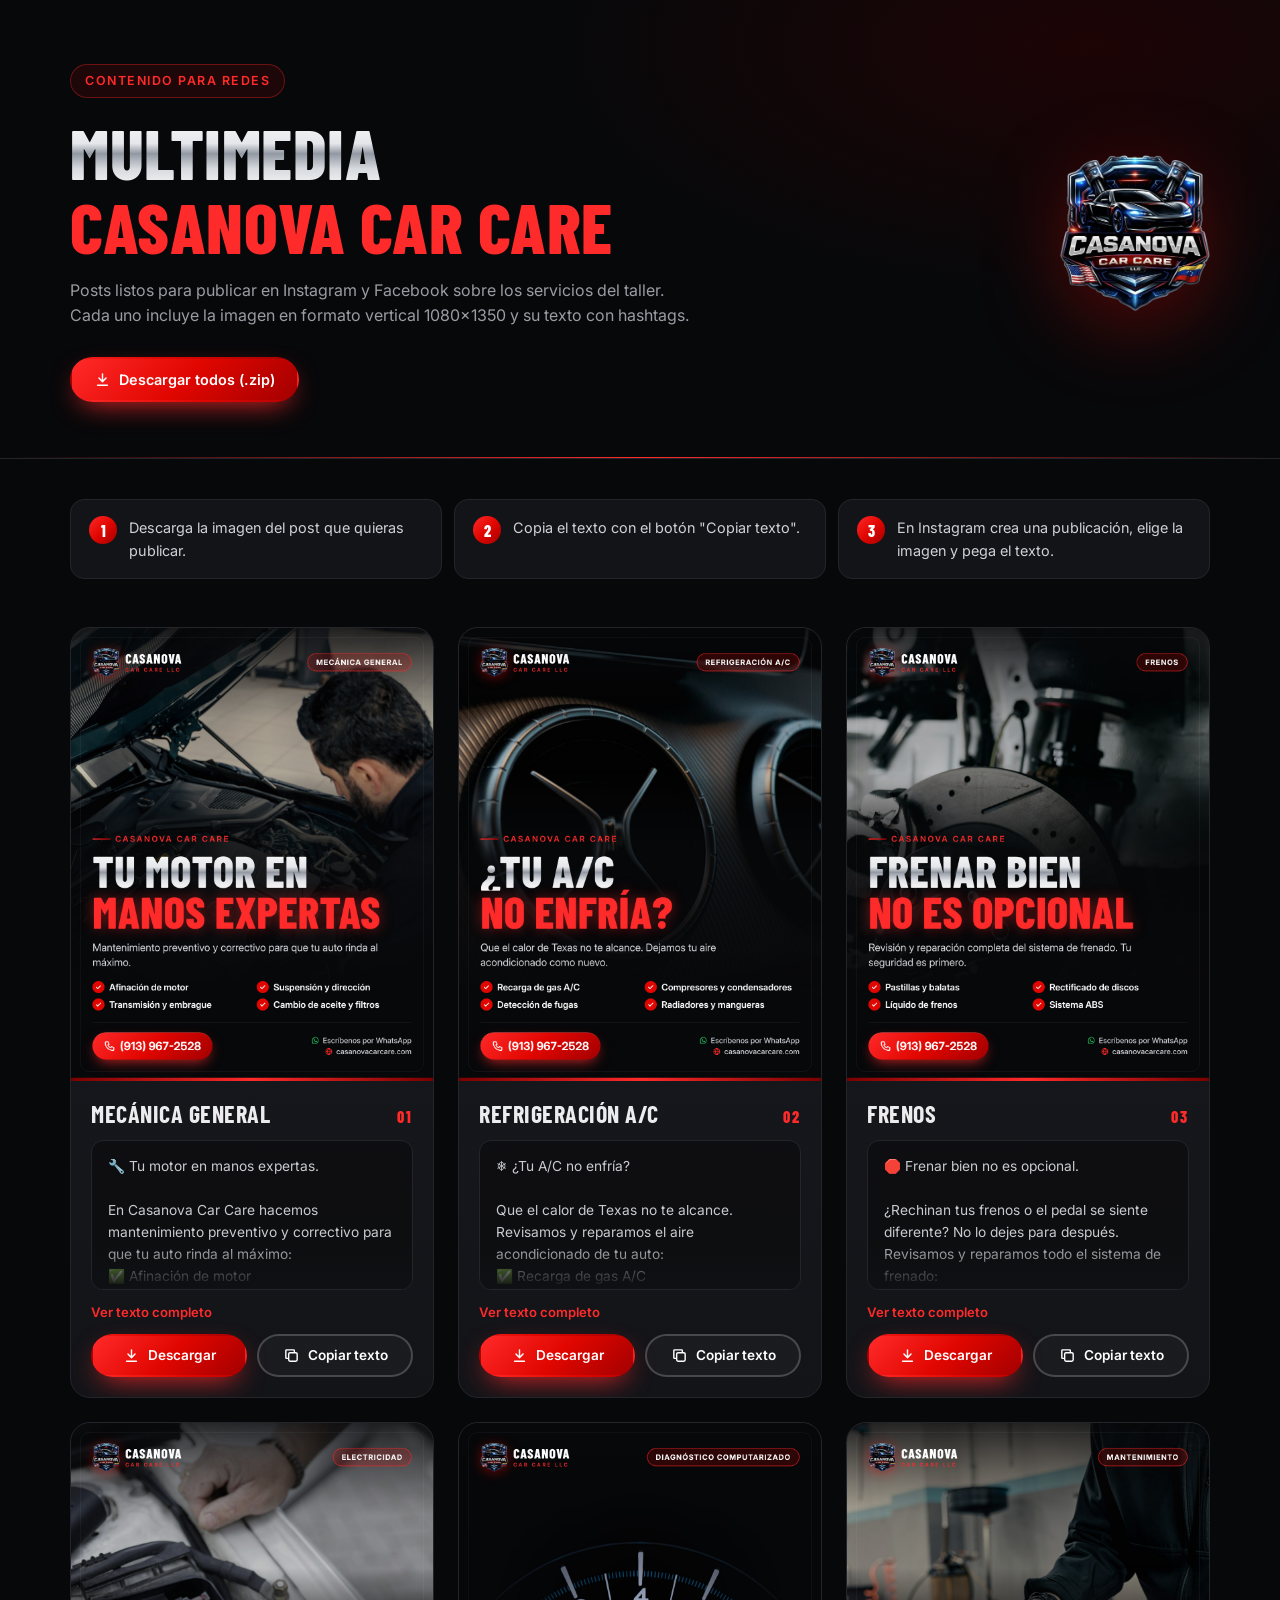
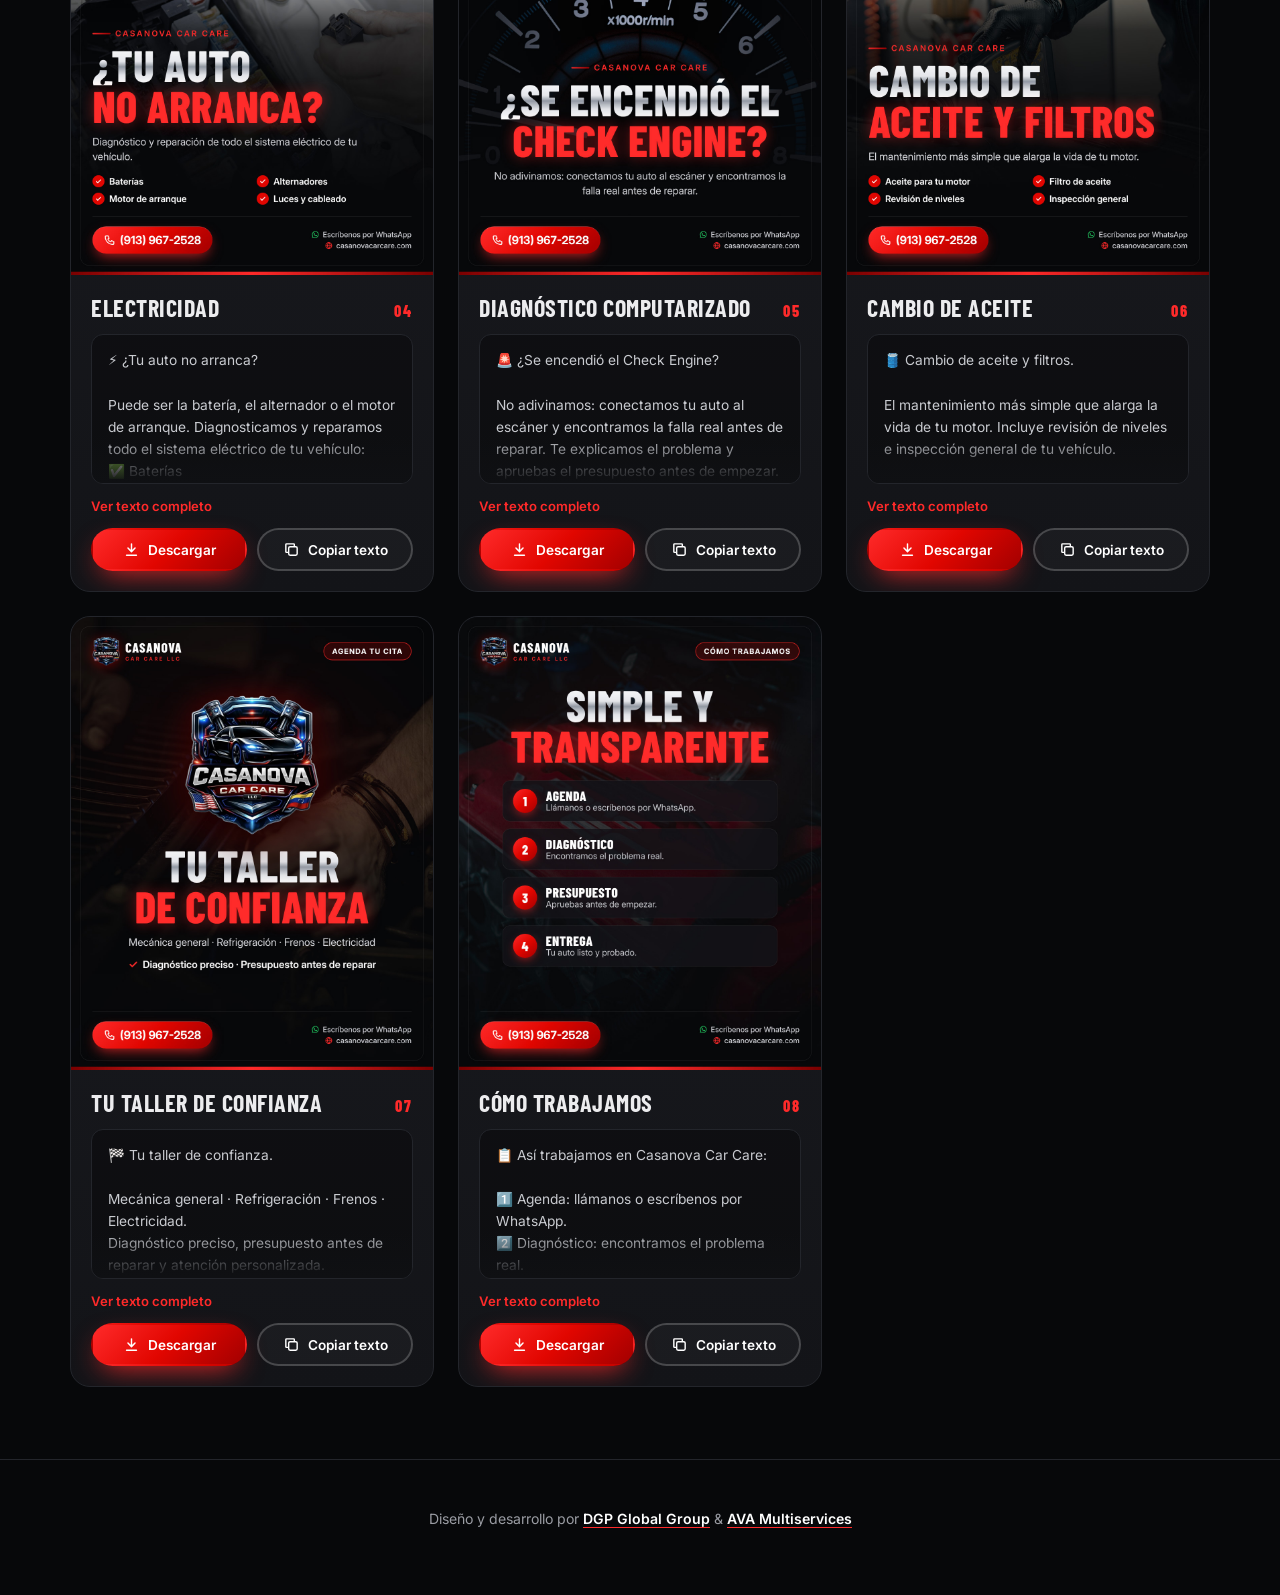
<file: multimedia/index.html>
<!DOCTYPE html>
<html lang="es">
<head>
  <meta charset="UTF-8">
  <meta name="viewport" content="width=device-width, initial-scale=1.0">
  <title>Multimedia | Casanova Car Care LLC</title>
  <meta name="description" content="Posts y flyers para redes sociales de Casanova Car Care LLC.">
  <meta name="robots" content="noindex, nofollow">
  <meta name="theme-color" content="#07080a">
  <meta property="og:type" content="website">
  <meta property="og:site_name" content="Casanova Car Care LLC">
  <meta property="og:locale" content="es_US">
  <meta property="og:url" content="https://casanovacarcare.com/multimedia/">
  <meta property="og:title" content="Multimedia | Casanova Car Care LLC">
  <meta property="og:description" content="Posts y flyers listos para publicar en Instagram.">
  <meta property="og:image" content="https://casanovacarcare.com/assets/og-image.jpg">
  <meta property="og:image:width" content="1200">
  <meta property="og:image:height" content="630">
  <meta name="twitter:card" content="summary_large_image">
  <meta name="twitter:title" content="Multimedia | Casanova Car Care LLC">
  <meta name="twitter:description" content="Posts y flyers listos para publicar en Instagram.">
  <meta name="twitter:image" content="https://casanovacarcare.com/assets/og-image.jpg">
  <link rel="icon" type="image/png" href="../assets/favicon.png">

  <link rel="preconnect" href="https://fonts.googleapis.com">
  <link rel="preconnect" href="https://fonts.gstatic.com" crossorigin>
  <link href="https://fonts.googleapis.com/css2?family=Barlow+Condensed:wght@600;700;800&family=Inter:wght@400;500;600;700&display=swap" rel="stylesheet">

  <style>
    :root {
      --red: #e10600;
      --red-hi: #ff2a2a;
      --bg: #07080a;
      --surface: #131418;
      --surface-2: #1a1b20;
      --border: #23252b;
      --text: #ececee;
      --muted: #9a9ca3;
      --green: #2ecc71;
      --chrome: linear-gradient(180deg, #fff 0%, #e4e6ea 40%, #9298a2 52%, #d7dade 70%, #fff 100%);
      --red-grad: linear-gradient(135deg, var(--red-hi), var(--red) 50%, #a30000);
      --ease: cubic-bezier(.22, 1, .36, 1);
      --font-head: "Barlow Condensed", "Arial Narrow", sans-serif;
      --font-body: "Inter", system-ui, -apple-system, "Segoe UI", Roboto, sans-serif;
    }
    *, *::before, *::after { box-sizing: border-box; margin: 0; padding: 0; }
    html { scroll-behavior: smooth; overflow-x: clip; }
    body { font-family: var(--font-body); background: var(--bg); color: var(--text); line-height: 1.6; -webkit-font-smoothing: antialiased; }
    img, svg { display: block; }
    h1, h2, h3 { font-family: var(--font-head); text-transform: uppercase; letter-spacing: .5px; line-height: 1.05; }
    .wrap { max-width: 1180px; margin: 0 auto; padding: 0 20px; }
    .chrome { background: var(--chrome); -webkit-background-clip: text; background-clip: text; -webkit-text-fill-color: transparent; }
    .accent { color: var(--red-hi); }

    /* Portada */
    .cover { position: relative; padding: 64px 0 56px; background: radial-gradient(ellipse 70% 90% at 85% 10%, #1d0405, transparent 60%), var(--bg); border-bottom: 1px solid var(--border); }
    .cover::after { content: ""; position: absolute; left: 0; right: 0; bottom: 0; height: 1px; background: linear-gradient(90deg, transparent, var(--red-hi), transparent); }
    .cover-grid { display: grid; grid-template-columns: 1fr auto; gap: 40px; align-items: center; }
    .cover-logo { width: 150px; height: auto; filter: drop-shadow(0 20px 40px rgba(225, 6, 0, .35)); }
    .tag { display: inline-flex; padding: 6px 14px; border-radius: 999px; border: 1px solid rgba(255, 42, 42, .35); background: rgba(225, 6, 0, .1); color: var(--red-hi); font-size: .78rem; font-weight: 600; letter-spacing: 1.5px; text-transform: uppercase; margin-bottom: 18px; }
    .cover h1 { font-size: clamp(2.6rem, 7vw, 4.4rem); font-weight: 800; margin-bottom: 14px; }
    .cover p { color: var(--muted); max-width: 620px; }
    .actions { display: flex; flex-wrap: wrap; gap: 12px; margin-top: 28px; }
    .btn { display: inline-flex; align-items: center; justify-content: center; gap: 8px; padding: 12px 22px; border-radius: 999px; font: 600 .9rem var(--font-body); color: #fff; text-decoration: none; border: 2px solid transparent; cursor: pointer; background: none; transition: transform .3s var(--ease), box-shadow .3s, background .3s, border-color .3s; }
    .btn svg { width: 17px; height: 17px; flex: none; }
    .btn-primary { background: var(--red-grad); box-shadow: 0 10px 28px -10px var(--red-hi); }
    .btn-primary:hover { transform: translateY(-2px); box-shadow: 0 14px 34px -10px var(--red-hi); }
    .btn-ghost { background: rgba(255, 255, 255, .03); border-color: rgba(255, 255, 255, .2); }
    .btn-ghost:hover { border-color: var(--red-hi); }
    .btn.is-done { border-color: var(--green); color: var(--green); }

    /* Consejos */
    .tips { padding: 40px 0 8px; }
    .tips ul { list-style: none; display: grid; grid-template-columns: repeat(auto-fit, minmax(240px, 1fr)); gap: 12px; }
    .tips li { display: flex; gap: 12px; padding: 16px 18px; border-radius: 14px; background: var(--surface); border: 1px solid var(--border); font-size: .9rem; color: #cfd1d6; }
    .tips b { flex: none; width: 28px; height: 28px; border-radius: 50%; display: grid; place-items: center; background: var(--red-grad); color: #fff; font: 800 1rem var(--font-head); }

    /* Galería */
    .gallery { padding: 40px 0 72px; display: grid; grid-template-columns: repeat(auto-fill, minmax(330px, 1fr)); gap: 24px; }
    .post { display: flex; flex-direction: column; border-radius: 20px; overflow: hidden; background: linear-gradient(180deg, var(--surface-2), var(--surface)); border: 1px solid var(--border); transition: border-color .4s, transform .4s var(--ease), box-shadow .4s; }
    .post:hover { border-color: rgba(255, 42, 42, .4); transform: translateY(-4px); box-shadow: 0 30px 60px -30px rgba(225, 6, 0, .45); }
    .post-img { display: block; aspect-ratio: 4 / 5; overflow: hidden; background: #000; }
    .post-img img { width: 100%; height: 100%; object-fit: cover; transition: transform .8s var(--ease); }
    .post:hover .post-img img { transform: scale(1.03); }
    .post-body { display: flex; flex-direction: column; gap: 14px; padding: 20px; flex: 1; }
    .post-head { display: flex; align-items: baseline; justify-content: space-between; gap: 12px; }
    .post h2 { font-size: 1.5rem; }
    .post-num { font: 800 1rem var(--font-head); color: var(--red-hi); letter-spacing: 2px; }
    .caption { position: relative; font-size: .86rem; color: #c9cbd0; white-space: pre-line; background: rgba(0, 0, 0, .35); border: 1px solid var(--border); border-radius: 12px; padding: 14px 16px; max-height: 150px; overflow: hidden; }
    .caption::after { content: ""; position: absolute; left: 0; right: 0; bottom: 0; height: 48px; background: linear-gradient(transparent, #0f1013); pointer-events: none; transition: opacity .3s; }
    .caption.is-open { max-height: none; }
    .caption.is-open::after { opacity: 0; }
    .more { align-self: flex-start; background: none; border: 0; color: var(--red-hi); font: 600 .82rem var(--font-body); cursor: pointer; padding: 0; }
    .post-actions { display: grid; grid-template-columns: 1fr 1fr; gap: 10px; margin-top: auto; }
    .post-actions .btn { padding: 11px 14px; font-size: .85rem; }

    /* Visor */
    .viewer { position: fixed; inset: 0; z-index: 50; display: grid; place-items: center; padding: 20px; background: rgba(0, 0, 0, .9); backdrop-filter: blur(6px); opacity: 0; visibility: hidden; transition: opacity .3s, visibility .3s; }
    .viewer.is-open { opacity: 1; visibility: visible; }
    .viewer img { max-width: 100%; max-height: 92vh; border-radius: 14px; box-shadow: 0 40px 80px rgba(0, 0, 0, .8); }
    .viewer button { position: absolute; top: 18px; right: 18px; width: 46px; height: 46px; border-radius: 50%; border: 1px solid rgba(255, 255, 255, .25); background: rgba(0, 0, 0, .5); color: #fff; font-size: 1.6rem; line-height: 1; cursor: pointer; }

    .toast { position: fixed; left: 50%; bottom: 24px; z-index: 60; transform: translate(-50%, 30px); opacity: 0; padding: 12px 22px; border-radius: 999px; background: var(--green); color: #05140b; font-weight: 600; font-size: .9rem; transition: opacity .3s, transform .3s var(--ease); pointer-events: none; }
    .toast.is-visible { opacity: 1; transform: translate(-50%, 0); }

    .sign { padding: 48px 0 64px; text-align: center; border-top: 1px solid var(--border); color: var(--muted); font-size: .88rem; }
    .sign a { color: #fff; font-weight: 600; text-decoration: none; border-bottom: 1px solid var(--red-hi); }

    .reveal { opacity: 0; transform: translateY(24px); transition: opacity .8s var(--ease), transform .8s var(--ease); }
    .reveal.is-visible { opacity: 1; transform: none; }

    @media (max-width: 700px) {
      .cover { padding: 44px 0; }
      .cover-grid { grid-template-columns: 1fr; text-align: center; }
      .cover-logo { width: 120px; margin: 0 auto; order: -1; }
      .cover p { margin: 0 auto; }
      .actions { justify-content: center; }
      .gallery { grid-template-columns: 1fr; }
    }
    @media (prefers-reduced-motion: reduce) {
      *, *::before, *::after { animation: none !important; transition: none !important; }
      .reveal { opacity: 1; transform: none; }
    }
  </style>
</head>
<body>

  <svg width="0" height="0" style="position:absolute" aria-hidden="true">
    <defs>
      <symbol id="i-down" viewBox="0 0 24 24"><path fill="none" stroke="currentColor" stroke-width="2" stroke-linecap="round" stroke-linejoin="round" d="M12 4v11M7 10l5 5 5-5M5 20h14"/></symbol>
      <symbol id="i-copy" viewBox="0 0 24 24"><g fill="none" stroke="currentColor" stroke-width="2" stroke-linejoin="round"><rect x="8" y="8" width="12" height="12" rx="2"/><path d="M16 8V5a1 1 0 0 0-1-1H5a1 1 0 0 0-1 1v10a1 1 0 0 0 1 1h3"/></g></symbol>
    </defs>
  </svg>

  <header class="cover">
    <div class="wrap cover-grid">
      <div>
        <span class="tag">Contenido para redes</span>
        <h1><span class="chrome">Multimedia</span><br><span class="accent">Casanova Car Care</span></h1>
        <p>Posts listos para publicar en Instagram y Facebook sobre los servicios del taller. Cada uno incluye la imagen en formato vertical 1080×1350 y su texto con hashtags.</p>
        <div class="actions">
          <a class="btn btn-primary" href="casanova-posts-instagram.zip" download><svg><use href="#i-down"/></svg> Descargar todos (.zip)</a>
        </div>
      </div>
      <img class="cover-logo" src="../assets/logo.webp" alt="Logo de Casanova Car Care LLC" width="720" height="746">
    </div>
  </header>

  <main class="wrap">
    <section class="tips reveal" aria-label="Cómo publicar">
      <ul>
        <li><b>1</b><span>Descarga la imagen del post que quieras publicar.</span></li>
        <li><b>2</b><span>Copia el texto con el botón "Copiar texto".</span></li>
        <li><b>3</b><span>En Instagram crea una publicación, elige la imagen y pega el texto.</span></li>
      </ul>
    </section>

    <section class="gallery" id="gallery" aria-label="Posts"></section>
  </main>

  <footer class="sign">
    <p>Diseño y desarrollo por
      <a href="https://dgpglobalgroup.com" target="_blank" rel="noopener">DGP Global Group</a>
      &amp; <a href="https://avamultiservices.com/" target="_blank" rel="noopener">AVA Multiservices</a>
    </p>
  </footer>

  <div class="viewer" id="viewer" role="dialog" aria-modal="true" aria-label="Vista ampliada">
    <button type="button" aria-label="Cerrar">&times;</button>
    <img src="posts/01-mecanica-general.jpg" alt="" loading="lazy">
  </div>
  <div class="toast" id="toast" role="status" aria-live="polite"></div>

  <script>
    const TAGS = "#CasanovaCarCare #IrvingTX #TallerMecanico #MecanicoEnIrving #DFW #DallasTX #AutoRepair #MecanicaAutomotriz";
    const CONTACT = "📞 (913) 967-2528 · también por WhatsApp\n🌐 casanovacarcare.com";

    const POSTS = [
      { file: "01-mecanica-general", title: "Mecánica general",
        text: "🔧 Tu motor en manos expertas.\n\nEn Casanova Car Care hacemos mantenimiento preventivo y correctivo para que tu auto rinda al máximo:\n✅ Afinación de motor\n✅ Suspensión y dirección\n✅ Transmisión y embrague\n✅ Cambio de aceite y filtros\n\nAgenda tu cita hoy 👇", extra: "#MecanicaGeneral #Afinacion" },
      { file: "02-aire-acondicionado", title: "Refrigeración A/C",
        text: "❄️ ¿Tu A/C no enfría?\n\nQue el calor de Texas no te alcance. Revisamos y reparamos el aire acondicionado de tu auto:\n✅ Recarga de gas A/C\n✅ Compresores y condensadores\n✅ Detección de fugas\n✅ Radiadores y mangueras\n\nEscríbenos y agenda tu revisión 👇", extra: "#AireAcondicionado #ACRepair" },
      { file: "03-frenos", title: "Frenos",
        text: "🛑 Frenar bien no es opcional.\n\n¿Rechinan tus frenos o el pedal se siente diferente? No lo dejes para después. Revisamos y reparamos todo el sistema de frenado:\n✅ Pastillas y balatas\n✅ Rectificado de discos\n✅ Líquido de frenos\n✅ Sistema ABS\n\nTu seguridad es primero 👇", extra: "#Frenos #BrakeRepair" },
      { file: "04-electricidad", title: "Electricidad",
        text: "⚡ ¿Tu auto no arranca?\n\nPuede ser la batería, el alternador o el motor de arranque. Diagnosticamos y reparamos todo el sistema eléctrico de tu vehículo:\n✅ Baterías\n✅ Alternadores\n✅ Motor de arranque\n✅ Luces y cableado\n\nLlámanos o escríbenos 👇", extra: "#ElectricidadAutomotriz #Bateria" },
      { file: "05-diagnostico", title: "Diagnóstico computarizado",
        text: "🚨 ¿Se encendió el Check Engine?\n\nNo adivinamos: conectamos tu auto al escáner y encontramos la falla real antes de reparar. Te explicamos el problema y apruebas el presupuesto antes de empezar.\n\nAgenda tu diagnóstico 👇", extra: "#CheckEngine #DiagnosticoAutomotriz" },
      { file: "06-cambio-de-aceite", title: "Cambio de aceite",
        text: "🛢️ Cambio de aceite y filtros.\n\nEl mantenimiento más simple que alarga la vida de tu motor. Incluye revisión de niveles e inspección general de tu vehículo.\n\n¿Ya te toca? Agenda tu cita 👇", extra: "#CambioDeAceite #OilChange" },
      { file: "07-agenda-tu-cita", title: "Tu taller de confianza",
        text: "🏁 Tu taller de confianza.\n\nMecánica general · Refrigeración · Frenos · Electricidad.\nDiagnóstico preciso, presupuesto antes de reparar y atención personalizada.\n\nAgenda tu cita 👇", extra: "#TallerDeConfianza" },
      { file: "08-como-trabajamos", title: "Cómo trabajamos",
        text: "📋 Así trabajamos en Casanova Car Care:\n\n1️⃣ Agenda: llámanos o escríbenos por WhatsApp.\n2️⃣ Diagnóstico: encontramos el problema real.\n3️⃣ Presupuesto: apruebas antes de empezar.\n4️⃣ Entrega: tu auto listo y probado.\n\nSimple y transparente 👇", extra: "#ServicioTransparente" },
    ];

    const gallery = document.getElementById("gallery");
    const toast = document.getElementById("toast");
    const fullText = (p) => `${p.text}\n\n${CONTACT}\n\n${TAGS} ${p.extra}`;

    POSTS.forEach((p, i) => {
      const src = `posts/${p.file}.jpg`;
      const el = document.createElement("article");
      el.className = "post reveal";
      el.innerHTML = `
        <a class="post-img" href="${src}" data-view="${src}" aria-label="Ver ${p.title} en grande">
          <img src="${src}" alt="Flyer de ${p.title} de Casanova Car Care" width="1080" height="1350" loading="${i < 3 ? "eager" : "lazy"}">
        </a>
        <div class="post-body">
          <div class="post-head"><h2>${p.title}</h2><span class="post-num">${String(i + 1).padStart(2, "0")}</span></div>
          <div class="caption"></div>
          <button type="button" class="more">Ver texto completo</button>
          <div class="post-actions">
            <a class="btn btn-primary" href="${src}" download="casanova-${p.file}.jpg"><svg><use href="#i-down"/></svg> Descargar</a>
            <button type="button" class="btn btn-ghost copy"><svg><use href="#i-copy"/></svg> Copiar texto</button>
          </div>
        </div>`;
      const caption = el.querySelector(".caption");
      caption.textContent = fullText(p);
      el.querySelector(".more").addEventListener("click", (e) => {
        const open = caption.classList.toggle("is-open");
        e.currentTarget.textContent = open ? "Ver menos" : "Ver texto completo";
      });
      el.querySelector(".copy").addEventListener("click", (e) => copy(fullText(p), e.currentTarget));
      gallery.appendChild(el);
    });

    async function copy(text, btn) {
      try {
        await navigator.clipboard.writeText(text);
      } catch {
        const t = document.createElement("textarea");
        t.value = text; document.body.appendChild(t); t.select();
        document.execCommand("copy"); t.remove();
      }
      btn.classList.add("is-done");
      btn.lastChild.textContent = " ¡Copiado!";
      showToast("Texto copiado. Pégalo en tu publicación.");
      setTimeout(() => { btn.classList.remove("is-done"); btn.lastChild.textContent = " Copiar texto"; }, 2200);
    }

    let toastTimer;
    function showToast(msg) {
      toast.textContent = msg;
      toast.classList.add("is-visible");
      clearTimeout(toastTimer);
      toastTimer = setTimeout(() => toast.classList.remove("is-visible"), 2400);
    }

    // Visor de imagen ampliada
    const viewer = document.getElementById("viewer");
    const viewerImg = viewer.querySelector("img");
    gallery.addEventListener("click", (e) => {
      const a = e.target.closest("[data-view]");
      if (!a) return;
      e.preventDefault();
      viewerImg.src = a.dataset.view;
      viewerImg.alt = a.querySelector("img").alt;
      viewer.classList.add("is-open");
      viewer.querySelector("button").focus();
    });
    const closeViewer = () => viewer.classList.remove("is-open");
    viewer.addEventListener("click", (e) => { if (e.target !== viewerImg) closeViewer(); });
    document.addEventListener("keydown", (e) => e.key === "Escape" && closeViewer());

    // Apariciones al hacer scroll
    const io = new IntersectionObserver((entries) => {
      entries.forEach((en) => { if (en.isIntersecting) { en.target.classList.add("is-visible"); io.unobserve(en.target); } });
    }, { threshold: 0.08 });
    document.querySelectorAll(".reveal").forEach((el) => io.observe(el));
  </script>
</body>
</html>
</file>
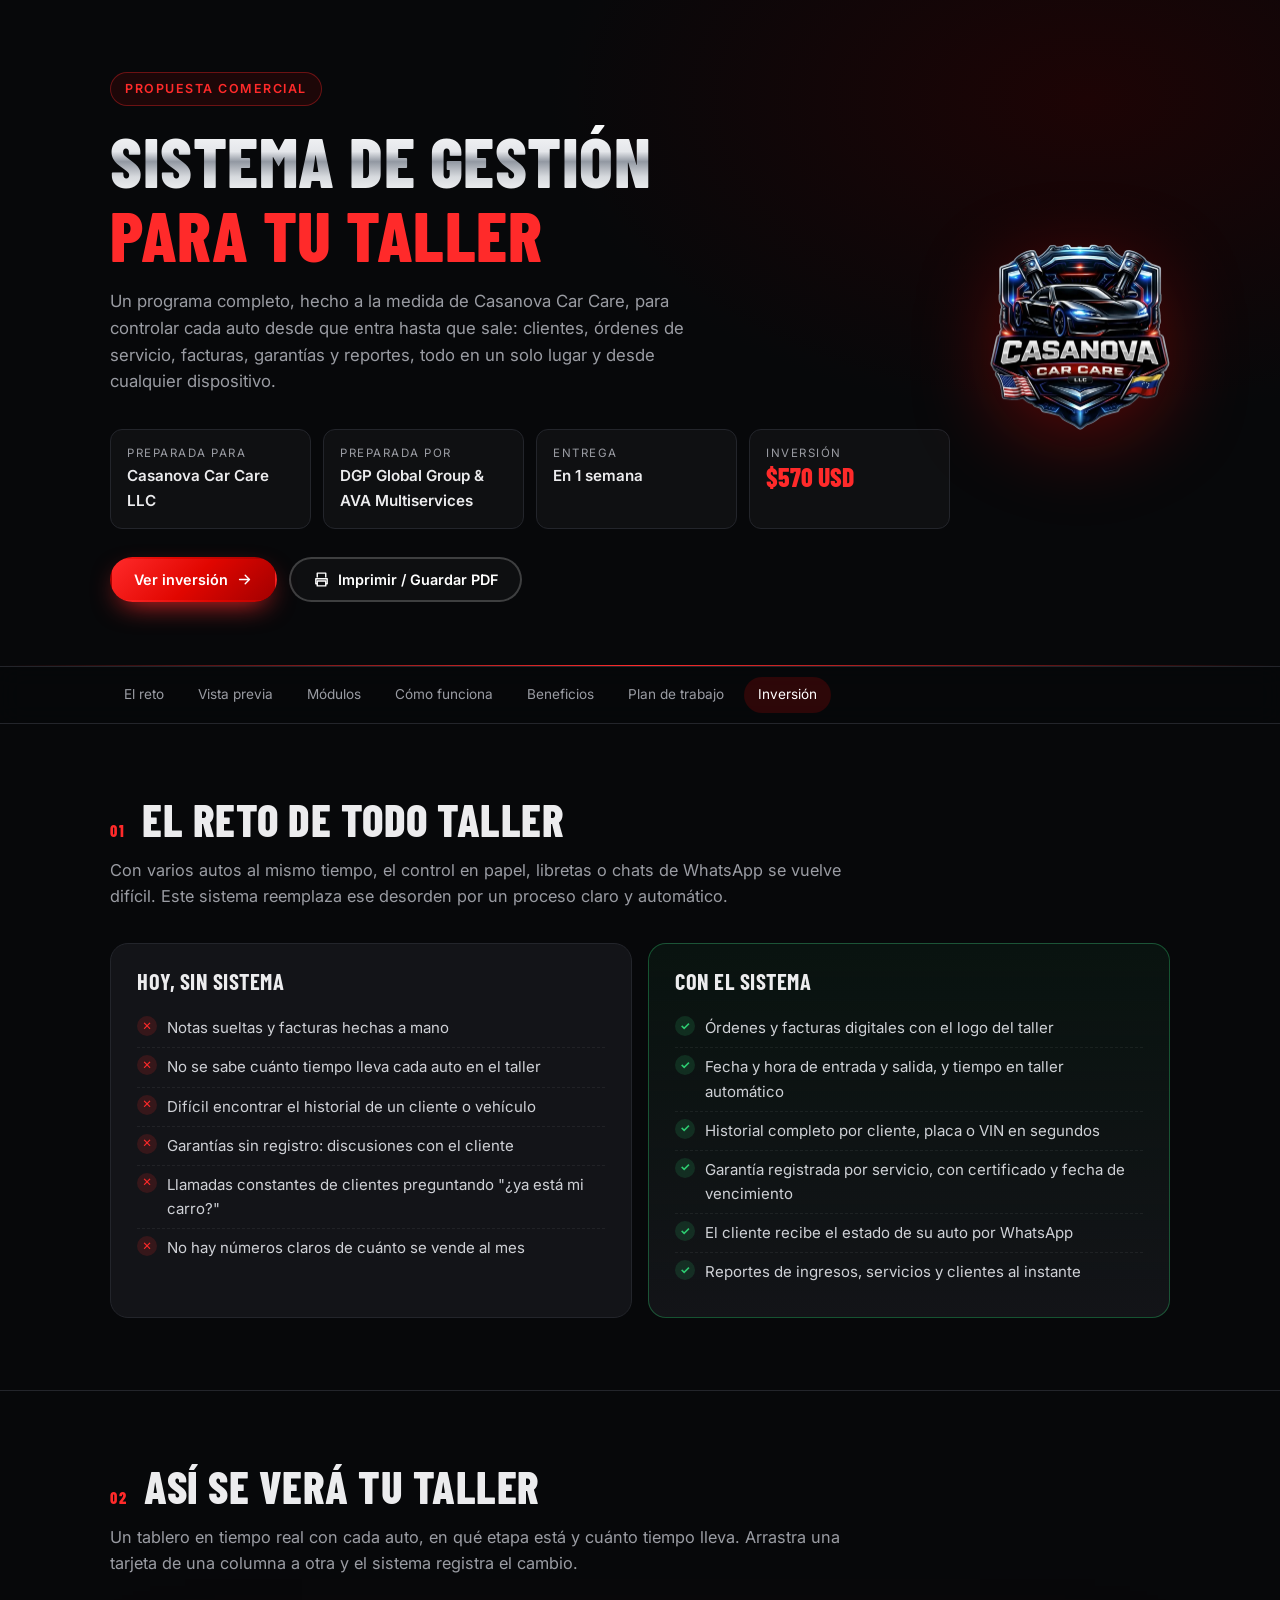
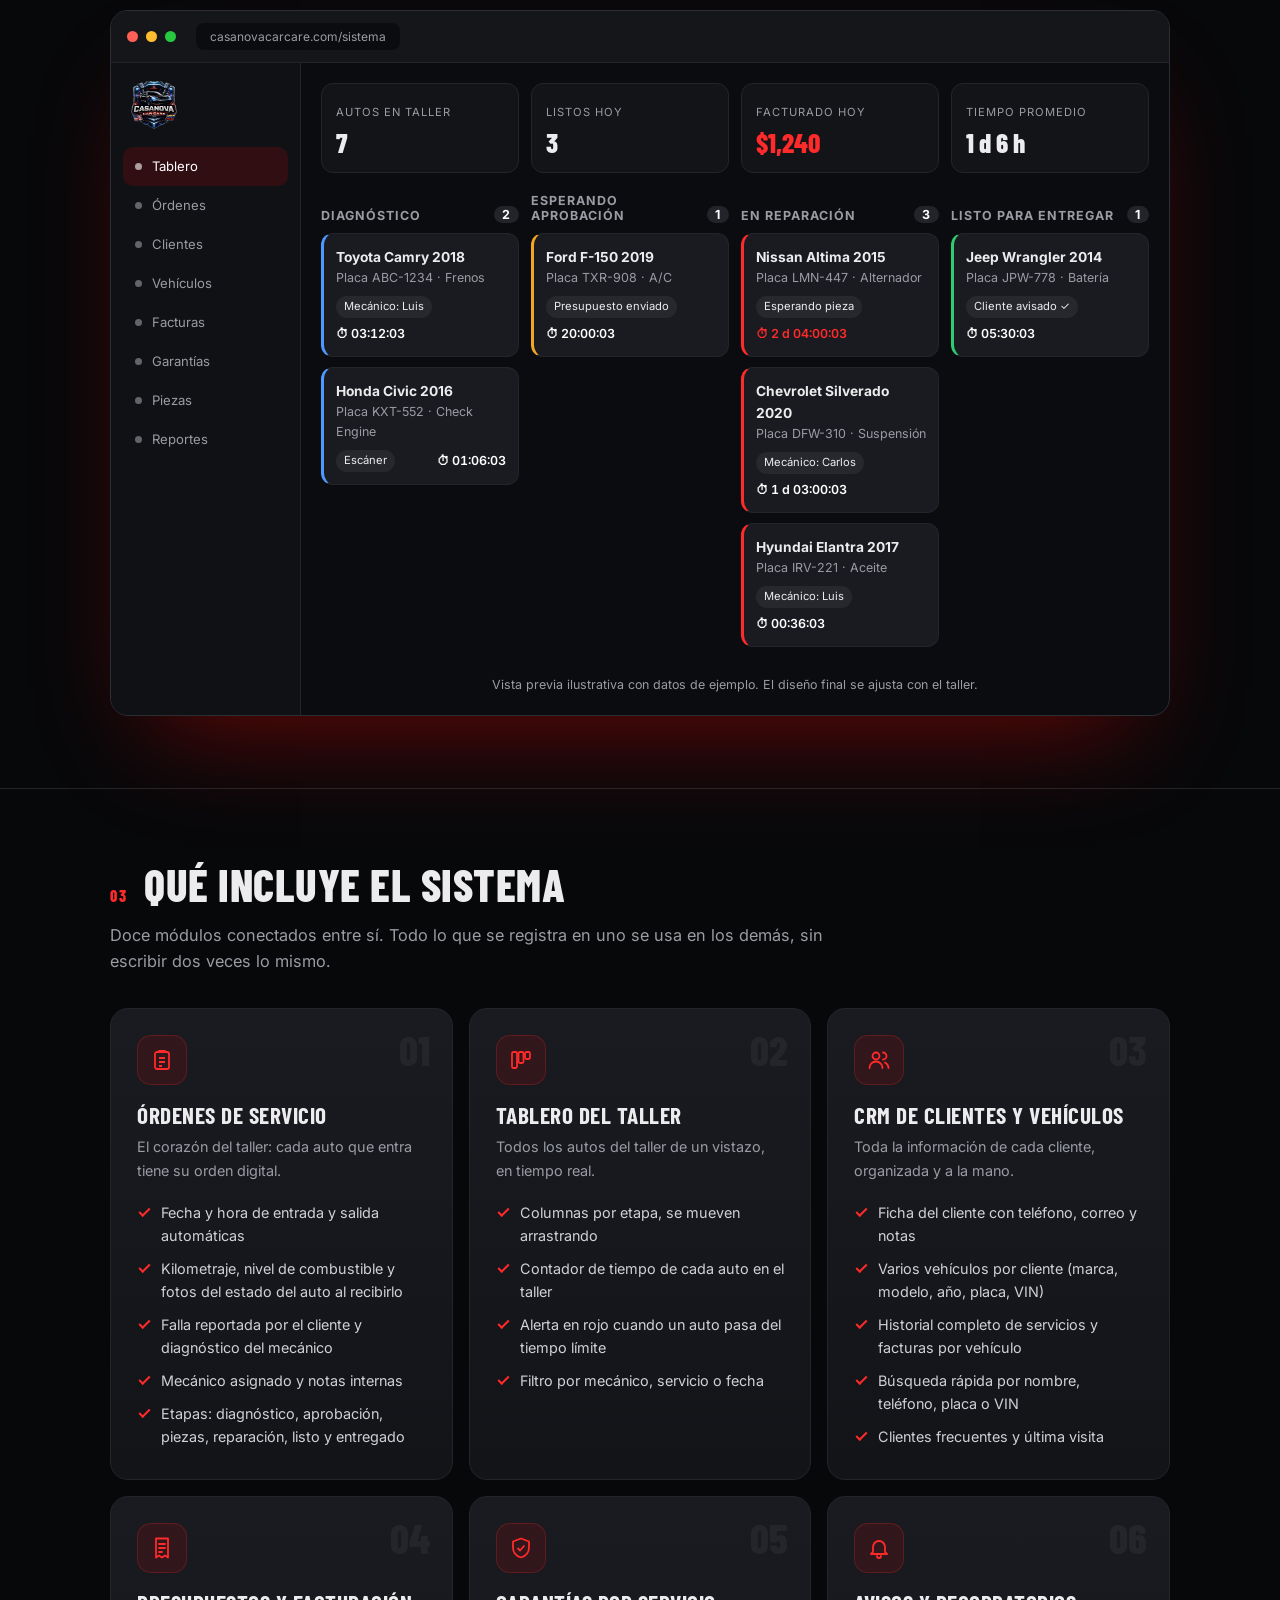
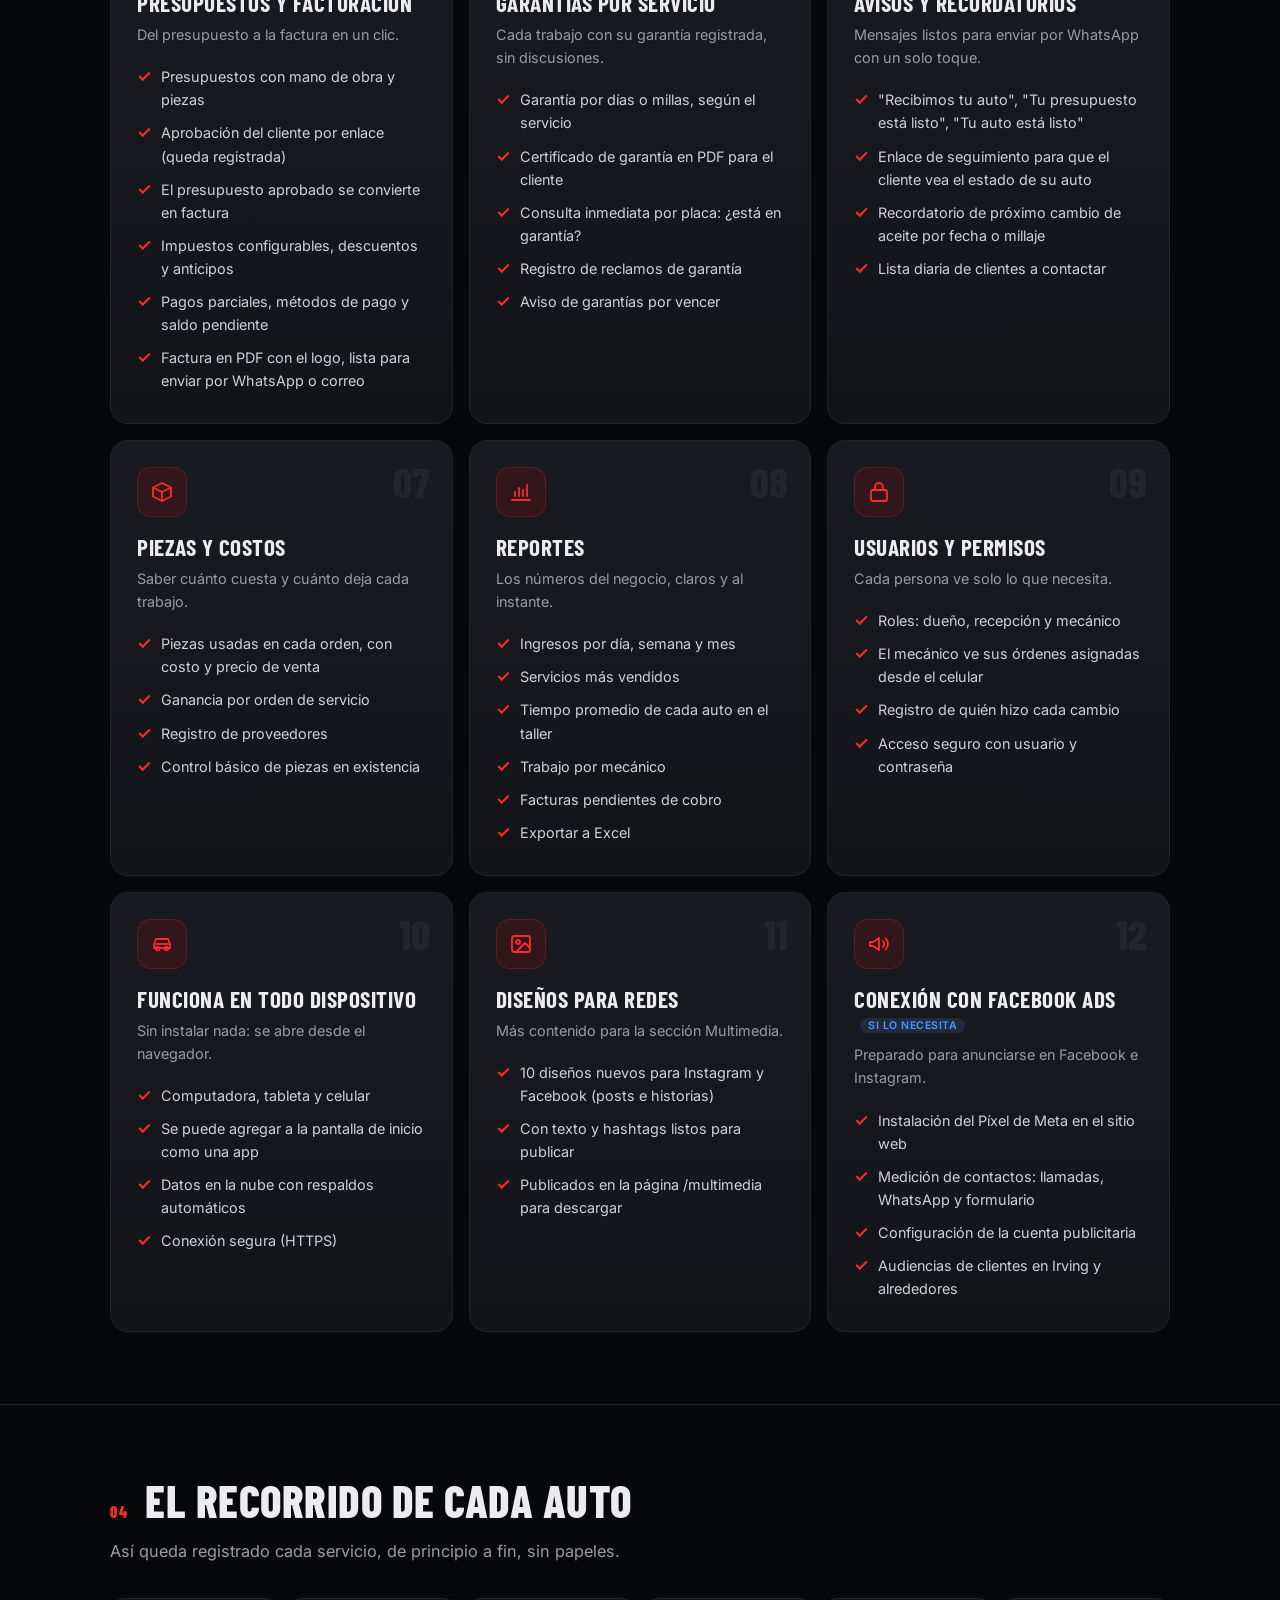
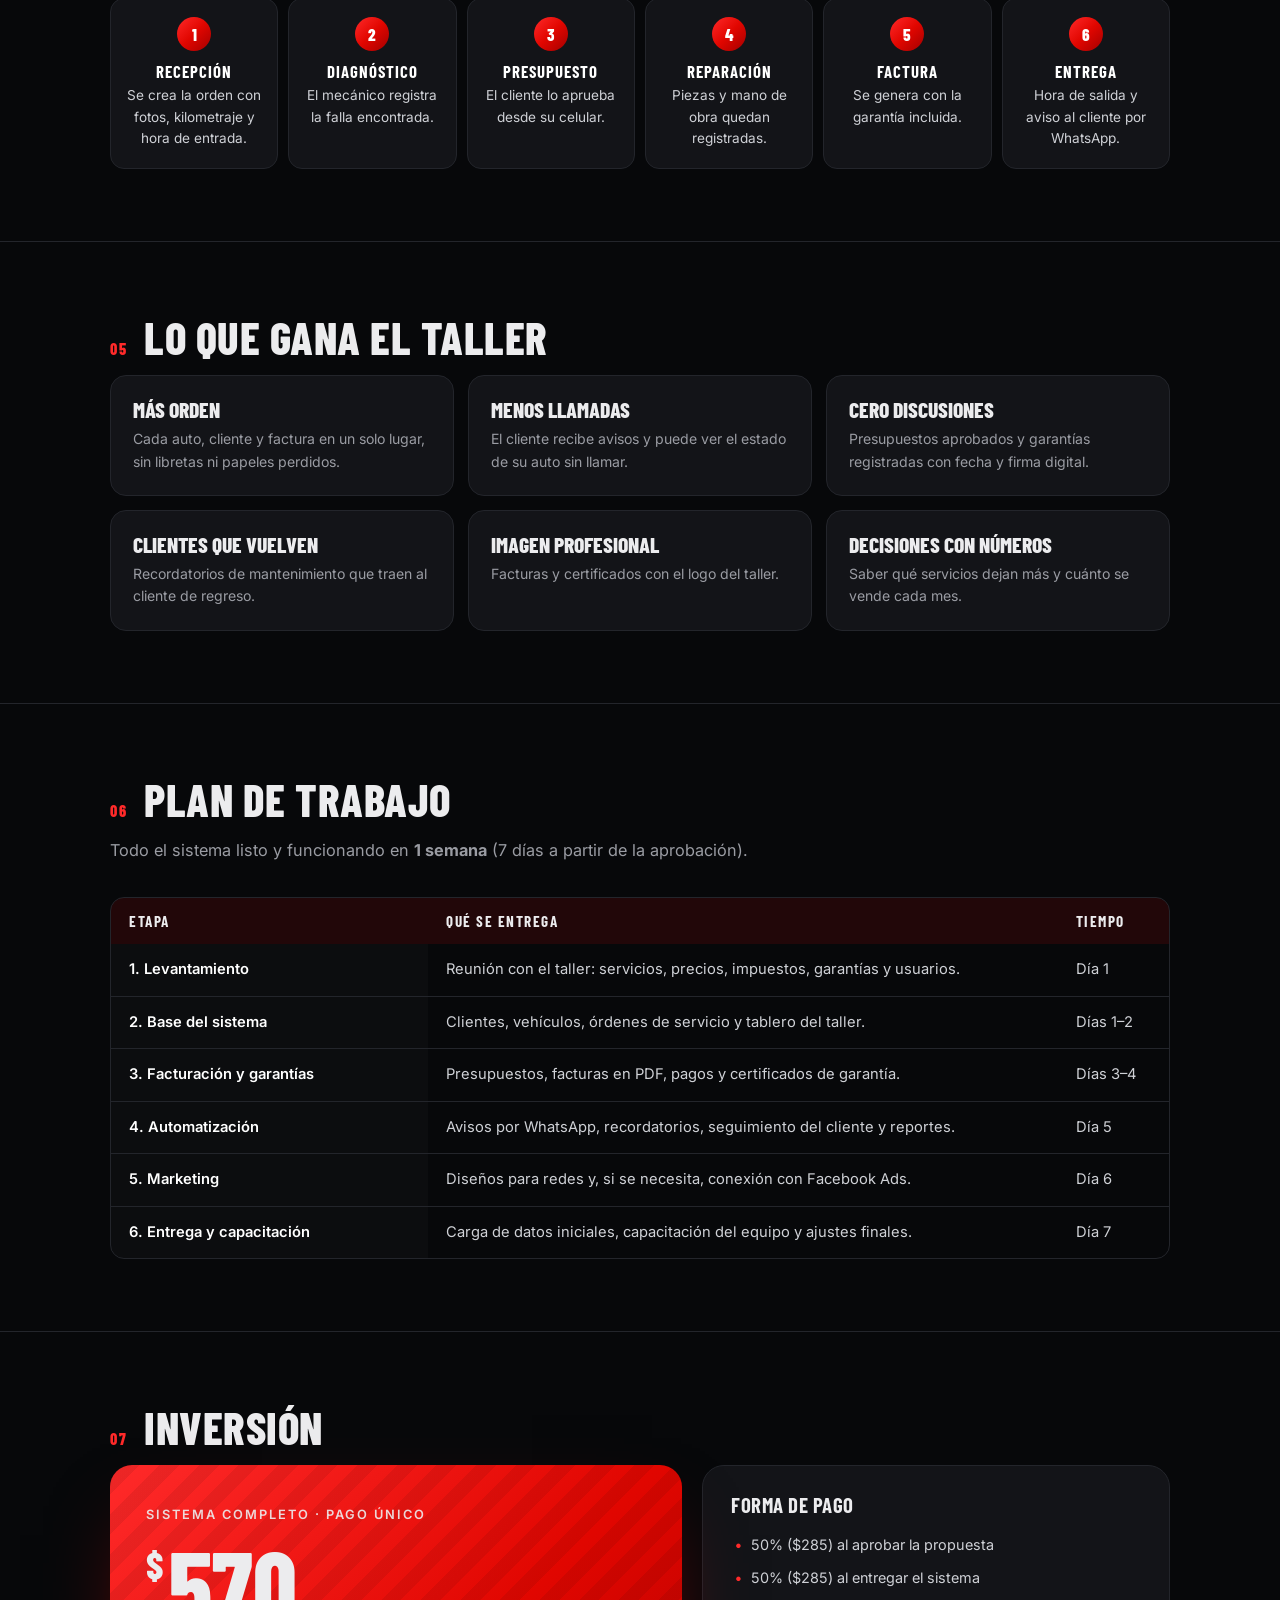
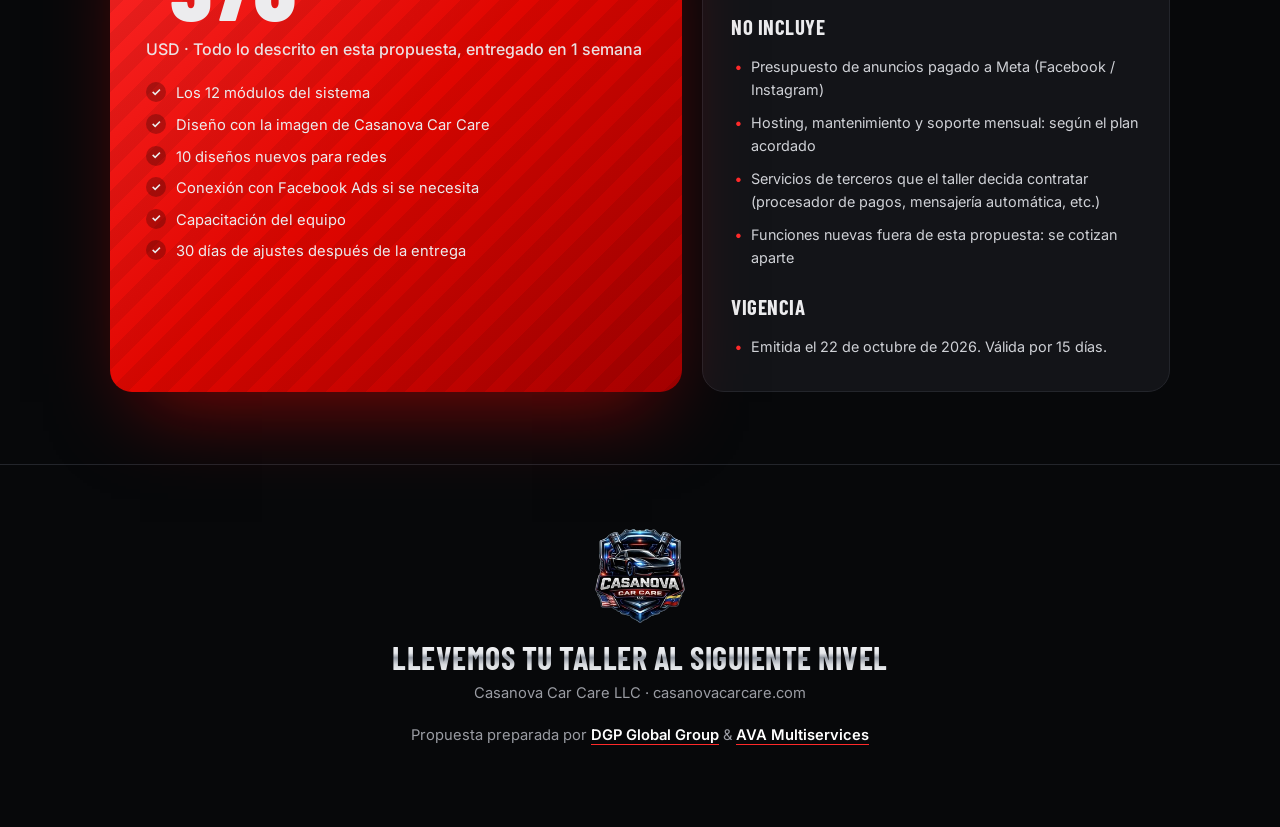
<file: propuesta/index.html>
<!DOCTYPE html>
<html lang="es">
<head>
  <meta charset="UTF-8">
  <meta name="viewport" content="width=device-width, initial-scale=1.0">
  <title>Propuesta: Sistema de gestión del taller | Casanova Car Care LLC</title>
  <meta name="description" content="Propuesta de sistema de gestión, facturación y CRM para Casanova Car Care LLC.">
  <meta name="robots" content="noindex, nofollow">
  <meta name="theme-color" content="#07080a">
  <meta property="og:type" content="website">
  <meta property="og:site_name" content="Casanova Car Care LLC">
  <meta property="og:locale" content="es_US">
  <meta property="og:url" content="https://casanovacarcare.com/propuesta/">
  <meta property="og:title" content="Propuesta: Sistema de gestión del taller">
  <meta property="og:description" content="Facturación, CRM de clientes, órdenes de servicio, garantías y control del taller en un solo sistema.">
  <meta property="og:image" content="https://casanovacarcare.com/assets/og-image.jpg">
  <meta property="og:image:width" content="1200">
  <meta property="og:image:height" content="630">
  <meta name="twitter:card" content="summary_large_image">
  <meta name="twitter:title" content="Propuesta: Sistema de gestión del taller">
  <meta name="twitter:description" content="Facturación, CRM de clientes, órdenes de servicio, garantías y control del taller en un solo sistema.">
  <meta name="twitter:image" content="https://casanovacarcare.com/assets/og-image.jpg">
  <link rel="icon" type="image/png" href="../assets/favicon.png">

  <link rel="preconnect" href="https://fonts.googleapis.com">
  <link rel="preconnect" href="https://fonts.gstatic.com" crossorigin>
  <link href="https://fonts.googleapis.com/css2?family=Barlow+Condensed:wght@600;700;800&family=Inter:wght@400;500;600;700&display=swap" rel="stylesheet">

  <style>
    :root {
      --red: #e10600;
      --red-hi: #ff2a2a;
      --bg: #07080a;
      --bg-2: #0d0e11;
      --surface: #131418;
      --surface-2: #1a1b20;
      --border: #23252b;
      --text: #ececee;
      --muted: #9a9ca3;
      --green: #2ecc71;
      --amber: #f5a524;
      --blue: #4c9aff;
      --chrome: linear-gradient(180deg, #fff 0%, #e4e6ea 40%, #9298a2 52%, #d7dade 70%, #fff 100%);
      --red-grad: linear-gradient(135deg, var(--red-hi), var(--red) 50%, #a30000);
      --ease: cubic-bezier(.22, 1, .36, 1);
      --font-head: "Barlow Condensed", "Arial Narrow", sans-serif;
      --font-body: "Inter", system-ui, -apple-system, "Segoe UI", Roboto, sans-serif;
    }
    *, *::before, *::after { box-sizing: border-box; margin: 0; padding: 0; }
    html { scroll-behavior: smooth; overflow-x: clip; }
    body { font-family: var(--font-body); background: var(--bg); color: var(--text); line-height: 1.6; -webkit-font-smoothing: antialiased; }
    a { color: inherit; }
    img, svg { display: block; }
    ul, ol { list-style: none; }
    h1, h2, h3 { font-family: var(--font-head); text-transform: uppercase; letter-spacing: .5px; line-height: 1.05; }
    .wrap { max-width: 1100px; margin: 0 auto; padding: 0 20px; }
    .chrome { background: var(--chrome); -webkit-background-clip: text; background-clip: text; -webkit-text-fill-color: transparent; }
    .accent { color: var(--red-hi); }

    /* ---------- Portada ---------- */
    .cover { position: relative; overflow: hidden; padding: 72px 0 64px; background: radial-gradient(ellipse 70% 80% at 85% 15%, #1d0405, transparent 60%), var(--bg); border-bottom: 1px solid var(--border); }
    .cover::after { content: ""; position: absolute; left: 0; right: 0; bottom: 0; height: 1px; background: linear-gradient(90deg, transparent, var(--red-hi), transparent); }
    .cover-grid { display: grid; grid-template-columns: 1fr auto; gap: 40px; align-items: center; }
    .cover-logo { width: 180px; height: auto; filter: drop-shadow(0 20px 40px rgba(225, 6, 0, .35)); animation: float 6s ease-in-out infinite; }
    .tag { display: inline-flex; padding: 6px 14px; border-radius: 999px; border: 1px solid rgba(255, 42, 42, .35); background: rgba(225, 6, 0, .1); color: var(--red-hi); font-size: .78rem; font-weight: 600; letter-spacing: 1.5px; text-transform: uppercase; margin-bottom: 18px; }
    .cover h1 { font-size: clamp(2.5rem, 6.4vw, 4.4rem); font-weight: 800; margin-bottom: 16px; }
    .cover p { color: var(--muted); max-width: 600px; font-size: 1.05rem; }
    .meta { display: grid; grid-template-columns: repeat(4, 1fr); gap: 12px; margin-top: 34px; }
    .meta div { padding: 14px 16px; border-radius: 12px; background: rgba(255, 255, 255, .03); border: 1px solid var(--border); }
    .meta span { display: block; font-size: .72rem; letter-spacing: 1.5px; text-transform: uppercase; color: var(--muted); }
    .meta strong { font-weight: 600; font-size: .95rem; }
    .meta .meta-price strong { font: 800 1.6rem/1.1 var(--font-head); color: var(--red-hi); }
    .actions { display: flex; flex-wrap: wrap; gap: 12px; margin-top: 28px; }
    .btn { display: inline-flex; align-items: center; justify-content: center; gap: 8px; padding: 12px 22px; border-radius: 999px; font: 600 .9rem var(--font-body); color: #fff; text-decoration: none; border: 2px solid transparent; cursor: pointer; background: none; transition: transform .3s var(--ease), box-shadow .3s, border-color .3s; }
    .btn svg { width: 17px; height: 17px; flex: none; }
    .btn-primary { background: var(--red-grad); box-shadow: 0 10px 28px -10px var(--red-hi); }
    .btn-primary:hover { transform: translateY(-2px); box-shadow: 0 14px 34px -10px var(--red-hi); }
    .btn-ghost { background: rgba(255, 255, 255, .03); border-color: rgba(255, 255, 255, .2); }
    .btn-ghost:hover { border-color: var(--red-hi); }

    /* ---------- Índice ---------- */
    .toc { position: sticky; top: 0; z-index: 10; background: rgba(7, 8, 10, .85); backdrop-filter: blur(12px); border-bottom: 1px solid var(--border); }
    .toc .wrap { display: flex; gap: 6px; overflow-x: auto; padding-top: 10px; padding-bottom: 10px; scrollbar-width: none; }
    .toc .wrap::-webkit-scrollbar { display: none; }
    .toc a { flex: none; padding: 7px 14px; border-radius: 999px; font-size: .85rem; color: var(--muted); text-decoration: none; transition: color .3s, background .3s; }
    .toc a:hover, .toc a.is-active { color: #fff; background: rgba(225, 6, 0, .18); }

    /* ---------- Secciones ---------- */
    section { padding: 72px 0; border-bottom: 1px solid var(--border); scroll-margin-top: 56px; }
    .sec-head { display: flex; align-items: baseline; gap: 16px; margin-bottom: 14px; }
    .sec-num { font: 800 1rem var(--font-head); color: var(--red-hi); letter-spacing: 2px; }
    .sec-head h2 { font-size: clamp(1.9rem, 4.5vw, 2.8rem); font-weight: 800; }
    .lead { color: var(--muted); margin-bottom: 34px; max-width: 760px; font-size: 1.02rem; }

    /* Problema / solución */
    .vs { display: grid; grid-template-columns: 1fr 1fr; gap: 16px; }
    .vs-col { padding: 26px; border-radius: 18px; border: 1px solid var(--border); background: var(--surface); }
    .vs-col h3 { font-size: 1.4rem; margin-bottom: 16px; display: flex; align-items: center; gap: 10px; }
    .vs-col li { position: relative; padding: 7px 0 7px 30px; font-size: .94rem; color: #cfd1d6; border-bottom: 1px dashed rgba(255, 255, 255, .06); }
    .vs-col li:last-child { border-bottom: 0; }
    .vs-col li::before { position: absolute; left: 0; top: 7px; width: 20px; height: 20px; border-radius: 50%; display: grid; place-items: center; font-size: .72rem; font-weight: 700; }
    .vs-bad li::before { content: "✕"; background: rgba(255, 42, 42, .15); color: var(--red-hi); }
    .vs-good { border-color: rgba(46, 204, 113, .35); background: linear-gradient(180deg, rgba(46, 204, 113, .06), var(--surface)); }
    .vs-good li::before { content: "✓"; background: rgba(46, 204, 113, .15); color: var(--green); }

    /* Vista previa del sistema */
    .demo { margin: 0; border-radius: 18px; overflow: hidden; border: 1px solid #2c2e35; background: #0b0c0f; box-shadow: 0 50px 100px -40px rgba(225, 6, 0, .45); }
    .demo-bar { display: flex; align-items: center; gap: 8px; padding: 12px 16px; background: #15161a; border-bottom: 1px solid var(--border); }
    .demo-bar i { width: 11px; height: 11px; border-radius: 50%; background: #3a3c44; }
    .demo-bar i:first-child { background: #ff5f57; } .demo-bar i:nth-child(2) { background: #febc2e; } .demo-bar i:nth-child(3) { background: #28c840; }
    .demo-bar span { margin-left: 12px; padding: 4px 14px; border-radius: 8px; background: #0b0c0f; font-size: .75rem; color: var(--muted); }
    .demo-body { display: grid; grid-template-columns: 190px 1fr; min-height: 470px; }
    .demo-side { padding: 18px 12px; background: #101115; border-right: 1px solid var(--border); }
    .demo-side img { width: 46px; height: auto; margin: 0 0 18px 8px; }
    .demo-side a { display: flex; align-items: center; gap: 10px; padding: 9px 12px; border-radius: 10px; font-size: .82rem; color: var(--muted); text-decoration: none; }
    .demo-side a.on { background: rgba(225, 6, 0, .16); color: #fff; }
    .demo-side a b { width: 7px; height: 7px; border-radius: 50%; background: currentColor; opacity: .6; }
    .demo-main { padding: 20px; min-width: 0; }
    .kpis { display: grid; grid-template-columns: repeat(4, 1fr); gap: 12px; margin-bottom: 18px; }
    .kpi { padding: 14px; border-radius: 12px; background: var(--surface); border: 1px solid var(--border); }
    .kpi span { font-size: .7rem; letter-spacing: 1px; text-transform: uppercase; color: var(--muted); }
    .kpi strong { display: block; font: 800 1.7rem/1.1 var(--font-head); margin-top: 4px; }
    .kpi strong.r { color: var(--red-hi); }
    .board { display: grid; grid-template-columns: repeat(4, minmax(170px, 1fr)); gap: 12px; overflow-x: auto; padding: 0 0 6px; border: 0; }
    .col h4 { min-height: 2.6em; display: flex; align-items: flex-end; justify-content: space-between; font: 700 .78rem var(--font-body); letter-spacing: 1px; text-transform: uppercase; color: var(--muted); margin-bottom: 10px; }
    .col h4 em { font-style: normal; padding: 1px 8px; border-radius: 999px; background: #22242a; color: #fff; }
    .car { padding: 12px; border-radius: 12px; background: var(--surface-2); border: 1px solid var(--border); border-left: 3px solid var(--c, var(--blue)); margin-bottom: 10px; font-size: .78rem; }
    .car strong { display: block; font-size: .86rem; }
    .car .plate { color: var(--muted); }
    .car .row { display: flex; flex-wrap: wrap; justify-content: space-between; align-items: center; margin-top: 8px; gap: 6px; }
    .chip { padding: 2px 8px; border-radius: 999px; background: rgba(255, 255, 255, .06); font-size: .7rem; white-space: nowrap; }
    .timer { font-variant-numeric: tabular-nums; color: #fff; font-weight: 600; white-space: nowrap; }
    .timer.late { color: var(--red-hi); }
    .demo-note { margin-top: 12px; font-size: .78rem; color: var(--muted); text-align: center; }

    /* Módulos */
    .mods { display: grid; grid-template-columns: repeat(auto-fit, minmax(310px, 1fr)); gap: 16px; }
    .mod { position: relative; padding: 26px; border-radius: 18px; background: linear-gradient(180deg, var(--surface-2), var(--surface)); border: 1px solid var(--border); transition: border-color .4s, transform .4s var(--ease); }
    .mod:hover { border-color: rgba(255, 42, 42, .4); transform: translateY(-3px); }
    .mod-icon { width: 50px; height: 50px; border-radius: 14px; display: grid; place-items: center; background: rgba(225, 6, 0, .12); border: 1px solid rgba(255, 42, 42, .22); color: var(--red-hi); margin-bottom: 18px; }
    .mod-icon svg { width: 24px; height: 24px; }
    .mod-num { position: absolute; top: 20px; right: 22px; font: 800 2.6rem/1 var(--font-head); color: rgba(255, 255, 255, .05); }
    .mod h3 { font-size: 1.45rem; margin-bottom: 8px; }
    .mod > p { color: var(--muted); font-size: .9rem; margin-bottom: 14px; }
    .list li { position: relative; padding: 5px 0 5px 24px; font-size: .9rem; color: #cfd1d6; }
    .list li::before { content: ""; position: absolute; left: 2px; top: 12px; width: 11px; height: 6px; border-left: 2px solid var(--red-hi); border-bottom: 2px solid var(--red-hi); transform: rotate(-45deg); }
    .badge { display: inline-block; margin-left: 6px; padding: 1px 8px; border-radius: 999px; font: 600 .66rem var(--font-body); letter-spacing: .5px; text-transform: uppercase; vertical-align: 3px; background: rgba(76, 154, 255, .15); color: var(--blue); }

    /* Flujo */
    .flow { counter-reset: f; display: grid; grid-template-columns: repeat(6, 1fr); gap: 10px; }
    .flow li { counter-increment: f; position: relative; padding: 18px 14px; border-radius: 14px; background: var(--surface); border: 1px solid var(--border); text-align: center; font-size: .85rem; color: #cfd1d6; }
    .flow li::before { content: counter(f); display: grid; place-items: center; width: 34px; height: 34px; margin: 0 auto 10px; border-radius: 50%; background: var(--red-grad); color: #fff; font: 800 1.05rem var(--font-head); }
    .flow strong { display: block; color: #fff; font: 700 1.05rem var(--font-head); letter-spacing: 1px; text-transform: uppercase; margin-bottom: 4px; }

    /* Beneficios */
    .benefits { display: grid; grid-template-columns: repeat(3, 1fr); gap: 14px; }
    .benefit { padding: 22px; border-radius: 16px; background: var(--surface); border: 1px solid var(--border); }
    .benefit strong { display: block; font: 800 1.35rem/1.1 var(--font-head); text-transform: uppercase; margin-bottom: 6px; }
    .benefit p { color: var(--muted); font-size: .88rem; }

    /* Tabla */
    .table { width: 100%; border-collapse: separate; border-spacing: 0; border: 1px solid var(--border); border-radius: 14px; overflow: hidden; font-size: .92rem; }
    .table th, .table td { text-align: left; padding: 14px 18px; border-bottom: 1px solid var(--border); vertical-align: top; }
    .table tr:last-child th, .table tr:last-child td { border-bottom: 0; }
    .table thead th { font: 700 .95rem var(--font-head); letter-spacing: 1.5px; text-transform: uppercase; background: rgba(225, 6, 0, .12); }
    .table tbody th { width: 30%; font-weight: 600; color: #fff; background: rgba(255, 255, 255, .02); }
    .table td { color: #cfd1d6; }
    .table-scroll { overflow-x: auto; }
    .table-scroll .table { min-width: 560px; }

    /* Inversión */
    .invest { display: grid; grid-template-columns: 1.1fr .9fr; gap: 20px; align-items: stretch; }
    .price-card { position: relative; overflow: hidden; padding: 36px; border-radius: 22px; background: repeating-linear-gradient(-45deg, rgba(0, 0, 0, .07) 0 14px, transparent 14px 28px), var(--red-grad); box-shadow: 0 40px 80px -30px rgba(225, 6, 0, .55); }
    .price-card span { font-size: .8rem; font-weight: 600; letter-spacing: 2px; text-transform: uppercase; opacity: .9; }
    .price { display: flex; align-items: flex-start; gap: 6px; margin: 8px 0 6px; font: 800 6rem/1 var(--font-head); }
    .price small { font-size: 2.4rem; margin-top: 10px; }
    .price-card p { font-weight: 500; opacity: .95; }
    .price-card ul { margin-top: 20px; display: grid; gap: 8px; }
    .price-card li { display: flex; gap: 10px; font-size: .92rem; }
    .price-card li::before { content: "✓"; flex: none; width: 20px; height: 20px; border-radius: 50%; display: grid; place-items: center; background: rgba(0, 0, 0, .25); font-size: .72rem; font-weight: 700; }
    .terms { padding: 28px; border-radius: 22px; background: var(--surface); border: 1px solid var(--border); }
    .terms h3 { font-size: 1.3rem; margin-bottom: 12px; }
    .terms h3:not(:first-child) { margin-top: 22px; }
    .terms li { position: relative; padding: 5px 0 5px 20px; font-size: .9rem; color: #cfd1d6; }
    .terms li::before { content: "•"; position: absolute; left: 4px; color: var(--red-hi); font-weight: 700; }


    .note { margin-top: 20px; padding: 16px 18px; border-radius: 14px; border-left: 3px solid var(--red-hi); background: rgba(225, 6, 0, .07); font-size: .88rem; color: #d6d8dc; }

    .sign { padding: 64px 0 80px; text-align: center; }
    .sign img { width: 90px; height: auto; margin: 0 auto 18px; }
    .sign h2 { font-size: 2rem; margin-bottom: 8px; }
    .sign p { color: var(--muted); font-size: .92rem; }
    .credits { margin-top: 18px; }
    .credits a { color: #fff; font-weight: 600; text-decoration: none; border-bottom: 1px solid var(--red-hi); }

    .reveal { opacity: 0; transform: translateY(24px); transition: opacity .8s var(--ease), transform .8s var(--ease); }
    .reveal.is-visible { opacity: 1; transform: none; }
    @keyframes float { 0%, 100% { transform: translateY(0); } 50% { transform: translateY(-10px); } }

    @media (max-width: 900px) {
      .flow { grid-template-columns: repeat(3, 1fr); }
      .benefits { grid-template-columns: 1fr 1fr; }
      .invest, .vs { grid-template-columns: 1fr; }
      .demo-body { grid-template-columns: 1fr; }
      .demo-side { display: none; }
      .kpis { grid-template-columns: 1fr 1fr; }
    }
    @media (max-width: 700px) {
      .cover { padding: 48px 0; }
      .cover-grid { grid-template-columns: 1fr; text-align: center; }
      .cover-logo { width: 140px; margin: 0 auto; order: -1; }
      .cover p { margin: 0 auto; }
      .meta { grid-template-columns: 1fr 1fr; text-align: left; }
      .actions { justify-content: center; }
      .flow { grid-template-columns: 1fr 1fr; }
      .benefits { grid-template-columns: 1fr; }
      .price { font-size: 4.6rem; }
      .price-card, .terms { padding: 26px 22px; }
    }
    @media (prefers-reduced-motion: reduce) {
      *, *::before, *::after { animation: none !important; transition: none !important; }
      .reveal { opacity: 1; transform: none; }
    }

    /* Imprimir / PDF */
    @media print {
      :root { --bg: #fff; --bg-2: #fff; --surface: #fff; --surface-2: #fff; --border: #d9d9de; --text: #111; --muted: #555; }
      body { background: #fff; color: #111; }
      .toc, .actions, .demo-wrap { display: none !important; }
      .cover { background: #fff; padding: 24px 0; }
      .chrome { -webkit-text-fill-color: #111; background: none; }
      .mod, .vs-col, .benefit, .flow li, .terms { break-inside: avoid; background: #fff; }
      .list li, .vs-col li, .terms li, .flow li, .table td { color: #222; }
      .flow strong, .table tbody th, .credits a { color: #111; }
      .price-card { color: #fff; -webkit-print-color-adjust: exact; print-color-adjust: exact; }
      .reveal { opacity: 1 !important; transform: none !important; }
      .cover-logo { animation: none; filter: none; }
      section { padding: 28px 0; }
    }
  </style>
</head>
<body>

  <svg width="0" height="0" style="position:absolute" aria-hidden="true">
    <defs>
      <symbol id="i-print" viewBox="0 0 24 24"><g fill="none" stroke="currentColor" stroke-width="2" stroke-linejoin="round"><path d="M6 9V3h12v6M6 18H4v-7h16v7h-2"/><path d="M6 14h12v7H6z"/></g></symbol>
      <symbol id="i-arrow" viewBox="0 0 24 24"><path fill="none" stroke="currentColor" stroke-width="2" stroke-linecap="round" stroke-linejoin="round" d="M5 12h14M13 6l6 6-6 6"/></symbol>
      <symbol id="i-clip" viewBox="0 0 24 24"><g fill="none" stroke="currentColor" stroke-width="1.8" stroke-linejoin="round"><rect x="5" y="4" width="14" height="17" rx="2"/><path d="M9 4V3h6v1M9 10h6M9 14h6M9 18h3"/></g></symbol>
      <symbol id="i-users" viewBox="0 0 24 24"><g fill="none" stroke="currentColor" stroke-width="1.8" stroke-linecap="round"><circle cx="9" cy="8" r="3.5"/><path d="M2.5 20a6.5 6.5 0 0 1 13 0"/><path d="M16 4.5a3.5 3.5 0 0 1 0 7M18 14.5a6.5 6.5 0 0 1 3.5 5.5"/></g></symbol>
      <symbol id="i-invoice" viewBox="0 0 24 24"><g fill="none" stroke="currentColor" stroke-width="1.8" stroke-linecap="round" stroke-linejoin="round"><path d="M6 2.5h12v19l-3-2-3 2-3-2-3 2z"/><path d="M9 8h6M9 12h6M9 16h3"/></g></symbol>
      <symbol id="i-shield" viewBox="0 0 24 24"><path fill="none" stroke="currentColor" stroke-width="1.8" stroke-linejoin="round" d="M12 2.5l8 3v6c0 5-3.4 8.6-8 10-4.6-1.4-8-5-8-10v-6z M8.5 12l2.5 2.5 4.5-5"/></symbol>
      <symbol id="i-board" viewBox="0 0 24 24"><g fill="none" stroke="currentColor" stroke-width="1.8" stroke-linejoin="round"><rect x="3" y="4" width="5" height="16" rx="1.5"/><rect x="9.5" y="4" width="5" height="11" rx="1.5"/><rect x="16" y="4" width="5" height="7" rx="1.5"/></g></symbol>
      <symbol id="i-box" viewBox="0 0 24 24"><g fill="none" stroke="currentColor" stroke-width="1.8" stroke-linejoin="round"><path d="M3 7.5L12 3l9 4.5v9L12 21l-9-4.5z"/><path d="M3 7.5l9 4.5 9-4.5M12 12v9"/></g></symbol>
      <symbol id="i-bell" viewBox="0 0 24 24"><g fill="none" stroke="currentColor" stroke-width="1.8" stroke-linecap="round" stroke-linejoin="round"><path d="M6 16V11a6 6 0 0 1 12 0v5l2 2H4z"/><path d="M10 20a2 2 0 0 0 4 0"/></g></symbol>
      <symbol id="i-chart" viewBox="0 0 24 24"><g fill="none" stroke="currentColor" stroke-width="1.8" stroke-linecap="round"><path d="M3 20h18"/><path d="M6 16v-4M10 16V8M14 16v-6M18 16V5"/></g></symbol>
      <symbol id="i-image" viewBox="0 0 24 24"><g fill="none" stroke="currentColor" stroke-width="1.8" stroke-linejoin="round"><rect x="3" y="4" width="18" height="16" rx="2"/><circle cx="9" cy="10" r="2"/><path d="M21 16l-5-5-9 9"/></g></symbol>
      <symbol id="i-ads" viewBox="0 0 24 24"><g fill="none" stroke="currentColor" stroke-width="1.8" stroke-linejoin="round" stroke-linecap="round"><path d="M3 10v4h3l6 4V6L6 10z"/><path d="M16 9a4 4 0 0 1 0 6M18.5 6.5a7.5 7.5 0 0 1 0 11"/></g></symbol>
      <symbol id="i-lock" viewBox="0 0 24 24"><g fill="none" stroke="currentColor" stroke-width="1.8" stroke-linejoin="round"><rect x="4" y="10" width="16" height="11" rx="2"/><path d="M8 10V7a4 4 0 0 1 8 0v3"/></g></symbol>
      <symbol id="i-car" viewBox="0 0 24 24"><g fill="none" stroke="currentColor" stroke-width="1.8" stroke-linejoin="round"><path d="M4 16v-4l2-5h12l2 5v4z"/><circle cx="7.5" cy="16.5" r="1.8"/><circle cx="16.5" cy="16.5" r="1.8"/><path d="M4 12h16"/></g></symbol>
    </defs>
  </svg>

  <!-- ===== Portada ===== -->
  <header class="cover">
    <div class="wrap cover-grid">
      <div>
        <span class="tag">Propuesta comercial</span>
        <h1><span class="chrome">Sistema de gestión</span><br><span class="accent">para tu taller</span></h1>
        <p>Un programa completo, hecho a la medida de Casanova Car Care, para controlar cada auto desde que entra hasta que sale: clientes, órdenes de servicio, facturas, garantías y reportes, todo en un solo lugar y desde cualquier dispositivo.</p>

        <div class="meta">
          <div><span>Preparada para</span><strong>Casanova Car Care LLC</strong></div>
          <div><span>Preparada por</span><strong>DGP Global Group &amp; AVA Multiservices</strong></div>
          <div><span>Entrega</span><strong>En 1 semana</strong></div>
          <div class="meta-price"><span>Inversión</span><strong>$570 USD</strong></div>
        </div>

        <div class="actions">
          <a class="btn btn-primary" href="#inversion">Ver inversión <svg><use href="#i-arrow"/></svg></a>
          <button class="btn btn-ghost" type="button" onclick="window.print()"><svg><use href="#i-print"/></svg> Imprimir / Guardar PDF</button>
        </div>
      </div>
      <img class="cover-logo" src="../assets/logo.webp" alt="Logo de Casanova Car Care LLC" width="720" height="746">
    </div>
  </header>

  <nav class="toc" aria-label="Contenido">
    <div class="wrap">
      <a href="#reto">El reto</a>
      <a href="#vista">Vista previa</a>
      <a href="#modulos">Módulos</a>
      <a href="#flujo">Cómo funciona</a>
      <a href="#beneficios">Beneficios</a>
      <a href="#plan">Plan de trabajo</a>
      <a href="#inversion">Inversión</a>
    </div>
  </nav>

  <main>
    <!-- ===== 01 El reto ===== -->
    <section id="reto">
      <div class="wrap">
        <div class="sec-head reveal"><span class="sec-num">01</span><h2>El reto de todo taller</h2></div>
        <p class="lead reveal">Con varios autos al mismo tiempo, el control en papel, libretas o chats de WhatsApp se vuelve difícil. Este sistema reemplaza ese desorden por un proceso claro y automático.</p>
        <div class="vs">
          <div class="vs-col vs-bad reveal">
            <h3>Hoy, sin sistema</h3>
            <ul>
              <li>Notas sueltas y facturas hechas a mano</li>
              <li>No se sabe cuánto tiempo lleva cada auto en el taller</li>
              <li>Difícil encontrar el historial de un cliente o vehículo</li>
              <li>Garantías sin registro: discusiones con el cliente</li>
              <li>Llamadas constantes de clientes preguntando "¿ya está mi carro?"</li>
              <li>No hay números claros de cuánto se vende al mes</li>
            </ul>
          </div>
          <div class="vs-col vs-good reveal">
            <h3>Con el sistema</h3>
            <ul>
              <li>Órdenes y facturas digitales con el logo del taller</li>
              <li>Fecha y hora de entrada y salida, y tiempo en taller automático</li>
              <li>Historial completo por cliente, placa o VIN en segundos</li>
              <li>Garantía registrada por servicio, con certificado y fecha de vencimiento</li>
              <li>El cliente recibe el estado de su auto por WhatsApp</li>
              <li>Reportes de ingresos, servicios y clientes al instante</li>
            </ul>
          </div>
        </div>
      </div>
    </section>

    <!-- ===== 02 Vista previa ===== -->
    <section id="vista" class="demo-wrap">
      <div class="wrap">
        <div class="sec-head reveal"><span class="sec-num">02</span><h2>Así se verá tu taller</h2></div>
        <p class="lead reveal">Un tablero en tiempo real con cada auto, en qué etapa está y cuánto tiempo lleva. Arrastra una tarjeta de una columna a otra y el sistema registra el cambio.</p>

        <figure class="demo reveal" aria-label="Vista previa ilustrativa del sistema">
          <div class="demo-bar"><i></i><i></i><i></i><span>casanovacarcare.com/sistema</span></div>
          <div class="demo-body">
            <aside class="demo-side" aria-hidden="true">
              <img src="../assets/logo-sm.webp" alt="" width="160" height="166">
              <a class="on"><b></b>Tablero</a>
              <a><b></b>Órdenes</a>
              <a><b></b>Clientes</a>
              <a><b></b>Vehículos</a>
              <a><b></b>Facturas</a>
              <a><b></b>Garantías</a>
              <a><b></b>Piezas</a>
              <a><b></b>Reportes</a>
            </aside>
            <div class="demo-main">
              <div class="kpis">
                <div class="kpi"><span>Autos en taller</span><strong>7</strong></div>
                <div class="kpi"><span>Listos hoy</span><strong>3</strong></div>
                <div class="kpi"><span>Facturado hoy</span><strong class="r">$1,240</strong></div>
                <div class="kpi"><span>Tiempo promedio</span><strong>1 d 6 h</strong></div>
              </div>
              <section class="board" tabindex="0" aria-label="Tablero de autos en el taller (ejemplo)">
                <div class="col">
                  <h4>Diagnóstico <em>2</em></h4>
                  <div class="car" style="--c:#4c9aff"><strong>Toyota Camry 2018</strong><span class="plate">Placa ABC-1234 · Frenos</span><div class="row"><span class="chip">Mecánico: Luis</span><span class="timer" data-hours="3.2"></span></div></div>
                  <div class="car" style="--c:#4c9aff"><strong>Honda Civic 2016</strong><span class="plate">Placa KXT-552 · Check Engine</span><div class="row"><span class="chip">Escáner</span><span class="timer" data-hours="1.1"></span></div></div>
                </div>
                <div class="col">
                  <h4>Esperando aprobación <em>1</em></h4>
                  <div class="car" style="--c:#f5a524"><strong>Ford F-150 2019</strong><span class="plate">Placa TXR-908 · A/C</span><div class="row"><span class="chip">Presupuesto enviado</span><span class="timer" data-hours="20"></span></div></div>
                </div>
                <div class="col">
                  <h4>En reparación <em>3</em></h4>
                  <div class="car" style="--c:#ff2a2a"><strong>Nissan Altima 2015</strong><span class="plate">Placa LMN-447 · Alternador</span><div class="row"><span class="chip">Esperando pieza</span><span class="timer" data-hours="52"></span></div></div>
                  <div class="car" style="--c:#ff2a2a"><strong>Chevrolet Silverado 2020</strong><span class="plate">Placa DFW-310 · Suspensión</span><div class="row"><span class="chip">Mecánico: Carlos</span><span class="timer" data-hours="27"></span></div></div>
                  <div class="car" style="--c:#ff2a2a"><strong>Hyundai Elantra 2017</strong><span class="plate">Placa IRV-221 · Aceite</span><div class="row"><span class="chip">Mecánico: Luis</span><span class="timer" data-hours="0.6"></span></div></div>
                </div>
                <div class="col">
                  <h4>Listo para entregar <em>1</em></h4>
                  <div class="car" style="--c:#2ecc71"><strong>Jeep Wrangler 2014</strong><span class="plate">Placa JPW-778 · Batería</span><div class="row"><span class="chip">Cliente avisado ✓</span><span class="timer" data-hours="5.5"></span></div></div>
                </div>
              </section>
              <p class="demo-note">Vista previa ilustrativa con datos de ejemplo. El diseño final se ajusta con el taller.</p>
            </div>
          </div>
        </figure>
      </div>
    </section>

    <!-- ===== 03 Módulos ===== -->
    <section id="modulos">
      <div class="wrap">
        <div class="sec-head reveal"><span class="sec-num">03</span><h2>Qué incluye el sistema</h2></div>
        <p class="lead reveal">Doce módulos conectados entre sí. Todo lo que se registra en uno se usa en los demás, sin escribir dos veces lo mismo.</p>

        <div class="mods">
          <article class="mod reveal"><span class="mod-num">01</span><div class="mod-icon"><svg><use href="#i-clip"/></svg></div>
            <h3>Órdenes de servicio</h3>
            <p>El corazón del taller: cada auto que entra tiene su orden digital.</p>
            <ul class="list">
              <li>Fecha y hora de entrada y salida automáticas</li>
              <li>Kilometraje, nivel de combustible y fotos del estado del auto al recibirlo</li>
              <li>Falla reportada por el cliente y diagnóstico del mecánico</li>
              <li>Mecánico asignado y notas internas</li>
              <li>Etapas: diagnóstico, aprobación, piezas, reparación, listo y entregado</li>
            </ul>
          </article>

          <article class="mod reveal"><span class="mod-num">02</span><div class="mod-icon"><svg><use href="#i-board"/></svg></div>
            <h3>Tablero del taller</h3>
            <p>Todos los autos del taller de un vistazo, en tiempo real.</p>
            <ul class="list">
              <li>Columnas por etapa, se mueven arrastrando</li>
              <li>Contador de tiempo de cada auto en el taller</li>
              <li>Alerta en rojo cuando un auto pasa del tiempo límite</li>
              <li>Filtro por mecánico, servicio o fecha</li>
            </ul>
          </article>

          <article class="mod reveal"><span class="mod-num">03</span><div class="mod-icon"><svg><use href="#i-users"/></svg></div>
            <h3>CRM de clientes y vehículos</h3>
            <p>Toda la información de cada cliente, organizada y a la mano.</p>
            <ul class="list">
              <li>Ficha del cliente con teléfono, correo y notas</li>
              <li>Varios vehículos por cliente (marca, modelo, año, placa, VIN)</li>
              <li>Historial completo de servicios y facturas por vehículo</li>
              <li>Búsqueda rápida por nombre, teléfono, placa o VIN</li>
              <li>Clientes frecuentes y última visita</li>
            </ul>
          </article>

          <article class="mod reveal"><span class="mod-num">04</span><div class="mod-icon"><svg><use href="#i-invoice"/></svg></div>
            <h3>Presupuestos y facturación</h3>
            <p>Del presupuesto a la factura en un clic.</p>
            <ul class="list">
              <li>Presupuestos con mano de obra y piezas</li>
              <li>Aprobación del cliente por enlace (queda registrada)</li>
              <li>El presupuesto aprobado se convierte en factura</li>
              <li>Impuestos configurables, descuentos y anticipos</li>
              <li>Pagos parciales, métodos de pago y saldo pendiente</li>
              <li>Factura en PDF con el logo, lista para enviar por WhatsApp o correo</li>
            </ul>
          </article>

          <article class="mod reveal"><span class="mod-num">05</span><div class="mod-icon"><svg><use href="#i-shield"/></svg></div>
            <h3>Garantías por servicio</h3>
            <p>Cada trabajo con su garantía registrada, sin discusiones.</p>
            <ul class="list">
              <li>Garantía por días o millas, según el servicio</li>
              <li>Certificado de garantía en PDF para el cliente</li>
              <li>Consulta inmediata por placa: ¿está en garantía?</li>
              <li>Registro de reclamos de garantía</li>
              <li>Aviso de garantías por vencer</li>
            </ul>
          </article>

          <article class="mod reveal"><span class="mod-num">06</span><div class="mod-icon"><svg><use href="#i-bell"/></svg></div>
            <h3>Avisos y recordatorios</h3>
            <p>Mensajes listos para enviar por WhatsApp con un solo toque.</p>
            <ul class="list">
              <li>"Recibimos tu auto", "Tu presupuesto está listo", "Tu auto está listo"</li>
              <li>Enlace de seguimiento para que el cliente vea el estado de su auto</li>
              <li>Recordatorio de próximo cambio de aceite por fecha o millaje</li>
              <li>Lista diaria de clientes a contactar</li>
            </ul>
          </article>

          <article class="mod reveal"><span class="mod-num">07</span><div class="mod-icon"><svg><use href="#i-box"/></svg></div>
            <h3>Piezas y costos</h3>
            <p>Saber cuánto cuesta y cuánto deja cada trabajo.</p>
            <ul class="list">
              <li>Piezas usadas en cada orden, con costo y precio de venta</li>
              <li>Ganancia por orden de servicio</li>
              <li>Registro de proveedores</li>
              <li>Control básico de piezas en existencia</li>
            </ul>
          </article>

          <article class="mod reveal"><span class="mod-num">08</span><div class="mod-icon"><svg><use href="#i-chart"/></svg></div>
            <h3>Reportes</h3>
            <p>Los números del negocio, claros y al instante.</p>
            <ul class="list">
              <li>Ingresos por día, semana y mes</li>
              <li>Servicios más vendidos</li>
              <li>Tiempo promedio de cada auto en el taller</li>
              <li>Trabajo por mecánico</li>
              <li>Facturas pendientes de cobro</li>
              <li>Exportar a Excel</li>
            </ul>
          </article>

          <article class="mod reveal"><span class="mod-num">09</span><div class="mod-icon"><svg><use href="#i-lock"/></svg></div>
            <h3>Usuarios y permisos</h3>
            <p>Cada persona ve solo lo que necesita.</p>
            <ul class="list">
              <li>Roles: dueño, recepción y mecánico</li>
              <li>El mecánico ve sus órdenes asignadas desde el celular</li>
              <li>Registro de quién hizo cada cambio</li>
              <li>Acceso seguro con usuario y contraseña</li>
            </ul>
          </article>

          <article class="mod reveal"><span class="mod-num">10</span><div class="mod-icon"><svg><use href="#i-car"/></svg></div>
            <h3>Funciona en todo dispositivo</h3>
            <p>Sin instalar nada: se abre desde el navegador.</p>
            <ul class="list">
              <li>Computadora, tableta y celular</li>
              <li>Se puede agregar a la pantalla de inicio como una app</li>
              <li>Datos en la nube con respaldos automáticos</li>
              <li>Conexión segura (HTTPS)</li>
            </ul>
          </article>

          <article class="mod reveal"><span class="mod-num">11</span><div class="mod-icon"><svg><use href="#i-image"/></svg></div>
            <h3>Diseños para redes</h3>
            <p>Más contenido para la sección Multimedia.</p>
            <ul class="list">
              <li>10 diseños nuevos para Instagram y Facebook (posts e historias)</li>
              <li>Con texto y hashtags listos para publicar</li>
              <li>Publicados en la página /multimedia para descargar</li>
            </ul>
          </article>

          <article class="mod reveal"><span class="mod-num">12</span><div class="mod-icon"><svg><use href="#i-ads"/></svg></div>
            <h3>Conexión con Facebook Ads <span class="badge">Si lo necesita</span></h3>
            <p>Preparado para anunciarse en Facebook e Instagram.</p>
            <ul class="list">
              <li>Instalación del Píxel de Meta en el sitio web</li>
              <li>Medición de contactos: llamadas, WhatsApp y formulario</li>
              <li>Configuración de la cuenta publicitaria</li>
              <li>Audiencias de clientes en Irving y alrededores</li>
            </ul>
          </article>
        </div>
      </div>
    </section>

    <!-- ===== 04 Flujo ===== -->
    <section id="flujo">
      <div class="wrap">
        <div class="sec-head reveal"><span class="sec-num">04</span><h2>El recorrido de cada auto</h2></div>
        <p class="lead reveal">Así queda registrado cada servicio, de principio a fin, sin papeles.</p>
        <ol class="flow reveal">
          <li><strong>Recepción</strong>Se crea la orden con fotos, kilometraje y hora de entrada.</li>
          <li><strong>Diagnóstico</strong>El mecánico registra la falla encontrada.</li>
          <li><strong>Presupuesto</strong>El cliente lo aprueba desde su celular.</li>
          <li><strong>Reparación</strong>Piezas y mano de obra quedan registradas.</li>
          <li><strong>Factura</strong>Se genera con la garantía incluida.</li>
          <li><strong>Entrega</strong>Hora de salida y aviso al cliente por WhatsApp.</li>
        </ol>
      </div>
    </section>

    <!-- ===== 05 Beneficios ===== -->
    <section id="beneficios">
      <div class="wrap">
        <div class="sec-head reveal"><span class="sec-num">05</span><h2>Lo que gana el taller</h2></div>
        <div class="benefits">
          <div class="benefit reveal"><strong>Más orden</strong><p>Cada auto, cliente y factura en un solo lugar, sin libretas ni papeles perdidos.</p></div>
          <div class="benefit reveal"><strong>Menos llamadas</strong><p>El cliente recibe avisos y puede ver el estado de su auto sin llamar.</p></div>
          <div class="benefit reveal"><strong>Cero discusiones</strong><p>Presupuestos aprobados y garantías registradas con fecha y firma digital.</p></div>
          <div class="benefit reveal"><strong>Clientes que vuelven</strong><p>Recordatorios de mantenimiento que traen al cliente de regreso.</p></div>
          <div class="benefit reveal"><strong>Imagen profesional</strong><p>Facturas y certificados con el logo del taller.</p></div>
          <div class="benefit reveal"><strong>Decisiones con números</strong><p>Saber qué servicios dejan más y cuánto se vende cada mes.</p></div>
        </div>
      </div>
    </section>

    <!-- ===== 06 Plan de trabajo ===== -->
    <section id="plan">
      <div class="wrap">
        <div class="sec-head reveal"><span class="sec-num">06</span><h2>Plan de trabajo</h2></div>
        <p class="lead reveal">Todo el sistema listo y funcionando en <strong>1 semana</strong> (7 días a partir de la aprobación).</p>
        <div class="table-scroll reveal">
          <table class="table">
            <thead><tr><th scope="col">Etapa</th><th scope="col">Qué se entrega</th><th scope="col">Tiempo</th></tr></thead>
            <tbody>
              <tr><th scope="row">1. Levantamiento</th><td>Reunión con el taller: servicios, precios, impuestos, garantías y usuarios.</td><td>Día 1</td></tr>
              <tr><th scope="row">2. Base del sistema</th><td>Clientes, vehículos, órdenes de servicio y tablero del taller.</td><td>Días 1–2</td></tr>
              <tr><th scope="row">3. Facturación y garantías</th><td>Presupuestos, facturas en PDF, pagos y certificados de garantía.</td><td>Días 3–4</td></tr>
              <tr><th scope="row">4. Automatización</th><td>Avisos por WhatsApp, recordatorios, seguimiento del cliente y reportes.</td><td>Día 5</td></tr>
              <tr><th scope="row">5. Marketing</th><td>Diseños para redes y, si se necesita, conexión con Facebook Ads.</td><td>Día 6</td></tr>
              <tr><th scope="row">6. Entrega y capacitación</th><td>Carga de datos iniciales, capacitación del equipo y ajustes finales.</td><td>Día 7</td></tr>
            </tbody>
          </table>
        </div>
      </div>
    </section>

    <!-- ===== 07 Inversión ===== -->
    <section id="inversion">
      <div class="wrap">
        <div class="sec-head reveal"><span class="sec-num">07</span><h2>Inversión</h2></div>
        <div class="invest">
          <div class="price-card reveal">
            <span>Sistema completo · pago único</span>
            <div class="price"><small>$</small>570</div>
            <p>USD · Todo lo descrito en esta propuesta, entregado en 1 semana</p>
            <ul>
              <li>Los 12 módulos del sistema</li>
              <li>Diseño con la imagen de Casanova Car Care</li>
              <li>10 diseños nuevos para redes</li>
              <li>Conexión con Facebook Ads si se necesita</li>
              <li>Capacitación del equipo</li>
              <li>30 días de ajustes después de la entrega</li>
            </ul>
          </div>
          <div class="terms reveal">
            <h3>Forma de pago</h3>
            <ul>
              <li>50% ($285) al aprobar la propuesta</li>
              <li>50% ($285) al entregar el sistema</li>
            </ul>
            <h3>No incluye</h3>
            <ul>
              <li>Presupuesto de anuncios pagado a Meta (Facebook / Instagram)</li>
              <li>Hosting, mantenimiento y soporte mensual: según el plan acordado</li>
              <li>Servicios de terceros que el taller decida contratar (procesador de pagos, mensajería automática, etc.)</li>
              <li>Funciones nuevas fuera de esta propuesta: se cotizan aparte</li>
            </ul>
            <h3>Vigencia</h3>
            <ul>
              <li>Emitida el 22 de octubre de 2026. Válida por 15 días.</li>
            </ul>
          </div>
        </div>
      </div>
    </section>

  </main>

  <footer class="sign">
    <div class="wrap reveal">
      <img src="../assets/logo-sm.webp" alt="" width="160" height="166">
      <h2><span class="chrome">Llevemos tu taller al siguiente nivel</span></h2>
      <p>Casanova Car Care LLC · casanovacarcare.com</p>
      <p class="credits">Propuesta preparada por
        <a href="https://dgpglobalgroup.com" target="_blank" rel="noopener">DGP Global Group</a>
        &amp; <a href="https://avamultiservices.com/" target="_blank" rel="noopener">AVA Multiservices</a>
      </p>
    </div>
  </footer>

  <script>
    // Contadores de tiempo en taller de la vista previa (datos de ejemplo)
    const start = Date.now();
    const timers = [...document.querySelectorAll(".timer")];
    function fmt(ms) {
      const t = Math.floor(ms / 1000);
      const d = Math.floor(t / 86400), h = Math.floor(t % 86400 / 3600), m = Math.floor(t % 3600 / 60), s = t % 60;
      const pad = (n) => String(n).padStart(2, "0");
      return (d ? d + " d " : "") + pad(h) + ":" + pad(m) + ":" + pad(s);
    }
    function tick() {
      timers.forEach((el) => {
        const ms = Number(el.dataset.hours) * 3600000 + (Date.now() - start);
        el.textContent = "⏱ " + fmt(ms);
        el.classList.toggle("late", ms > 48 * 3600000);
      });
    }
    tick(); setInterval(tick, 1000);

    // Apariciones al hacer scroll
    const io = new IntersectionObserver((entries) => {
      entries.forEach((e) => { if (e.isIntersecting) { e.target.classList.add("is-visible"); io.unobserve(e.target); } });
    }, { threshold: 0.08 });
    document.querySelectorAll(".reveal").forEach((el) => io.observe(el));

    // Resalta la sección actual en el índice
    const links = [...document.querySelectorAll(".toc a")];
    const spy = new IntersectionObserver((entries) => {
      entries.forEach((e) => {
        if (!e.isIntersecting) return;
        links.forEach((l) => l.classList.toggle("is-active", l.getAttribute("href") === "#" + e.target.id));
      });
    }, { rootMargin: "-40% 0px -55% 0px" });
    document.querySelectorAll("main section[id]").forEach((s) => spy.observe(s));

    window.addEventListener("beforeprint", () => document.querySelectorAll(".reveal").forEach((el) => el.classList.add("is-visible")));
  </script>
</body>
</html>
</file>
<file: css/styles.css>
/* =========================================================
   Casanova Car Care LLC — estilos
   Paleta rojo / negro / cromado, tomada del logo
   ========================================================= */
:root {
  --red: #e10600;
  --red-hi: #ff2a2a;
  --red-deep: #7a0000;
  --red-glow: rgba(225, 6, 0, .45);
  --bg: #07080a;
  --bg-2: #0d0e11;
  --surface: #131418;
  --surface-2: #1a1b20;
  --border: #23252b;
  --text: #ececee;
  --muted: #9a9ca3;
  --chrome: linear-gradient(180deg, #ffffff 0%, #e4e6ea 40%, #9298a2 52%, #d7dade 70%, #ffffff 100%);
  --red-grad: linear-gradient(135deg, var(--red-hi), var(--red) 50%, #a30000);
  --radius: 16px;
  --max: 1200px;
  --ease: cubic-bezier(.22, 1, .36, 1);
  --font-head: "Barlow Condensed", "Arial Narrow", sans-serif;
  --font-body: "Inter", system-ui, -apple-system, "Segoe UI", Roboto, sans-serif;
}

*, *::before, *::after { box-sizing: border-box; margin: 0; padding: 0; }
html { scroll-behavior: smooth; scroll-padding-top: 80px; overflow-x: clip; }
body {
  font-family: var(--font-body);
  background: var(--bg);
  color: var(--text);
  line-height: 1.6;
  overflow-x: clip;
  -webkit-font-smoothing: antialiased;
}
/* Textura de grano sutil sobre todo el sitio */
body::after {
  content: ""; position: fixed; inset: 0; z-index: 90; pointer-events: none; opacity: .05;
  background-image: url("data:image/svg+xml,%3Csvg xmlns='http://www.w3.org/2000/svg' width='160' height='160'%3E%3Cfilter id='n'%3E%3CfeTurbulence type='fractalNoise' baseFrequency='.85' numOctaves='3' stitchTiles='stitch'/%3E%3C/filter%3E%3Crect width='100%25' height='100%25' filter='url(%23n)'/%3E%3C/svg%3E");
}
body.is-loading { overflow: hidden; }
::selection { background: var(--red); color: #fff; }
a { color: inherit; text-decoration: none; }
img, svg { display: block; }
ul { list-style: none; }
h1, h2, h3 { font-family: var(--font-head); line-height: 1.02; letter-spacing: .5px; text-transform: uppercase; }

.container { width: 100%; max-width: var(--max); margin: 0 auto; padding: 0 20px; }
.accent { color: var(--red-hi); text-shadow: 0 0 30px rgba(255, 42, 42, .35); }
.chrome {
  background: var(--chrome);
  -webkit-background-clip: text; background-clip: text;
  -webkit-text-fill-color: transparent; color: #e4e6ea;
}

/* ---------- Loader ---------- */
.loader {
  position: fixed; inset: 0; z-index: 100;
  display: grid; place-items: center;
  background: radial-gradient(circle, #160304, var(--bg) 60%);
  transition: opacity .7s var(--ease), visibility .7s;
}
.loader.is-hidden { opacity: 0; visibility: hidden; }
.loader > * { grid-area: 1 / 1; }
.loader-logo { width: 110px; height: auto; animation: breathe 1.6s ease-in-out infinite; }
.loader-ring {
  width: 170px; height: 170px; border-radius: 50%;
  border: 3px solid rgba(255, 255, 255, .06); border-top-color: var(--red-hi);
  box-shadow: 0 0 40px -10px var(--red-glow);
  animation: spin 1s linear infinite;
}

/* ---------- Barra de progreso ---------- */
.progress {
  position: fixed; top: 0; left: 0; right: 0; height: 3px; z-index: 70;
  background: linear-gradient(90deg, var(--red-deep), var(--red-hi));
  box-shadow: 0 0 12px var(--red-hi);
  transform: scaleX(var(--p, 0)); transform-origin: left;
}

/* ---------- Botones ---------- */
.btn {
  position: relative; overflow: hidden; isolation: isolate;
  display: inline-flex; align-items: center; justify-content: center; gap: 10px;
  padding: 15px 28px;
  border: 2px solid transparent; border-radius: 999px;
  font: 600 .95rem var(--font-body);
  cursor: pointer;
  transition: transform .3s var(--ease), box-shadow .3s var(--ease), background .3s, color .3s, border-color .3s;
}
.btn svg { width: 18px; height: 18px; flex: none; transition: transform .3s var(--ease); }
.btn:hover svg { transform: translateX(3px); }
.btn-primary { background: var(--red-grad); color: #fff; box-shadow: 0 10px 30px -10px var(--red-hi), inset 0 1px 0 rgba(255, 255, 255, .25); }
.btn-primary::after {
  content: ""; position: absolute; inset: 0; z-index: -1;
  background: linear-gradient(115deg, transparent 30%, rgba(255, 255, 255, .4), transparent 70%);
  transform: translateX(-120%); transition: transform .8s var(--ease);
}
.btn-primary:hover { box-shadow: 0 16px 40px -10px var(--red-hi), inset 0 1px 0 rgba(255, 255, 255, .25); transform: translateY(-2px); }
.btn-primary:hover::after { transform: translateX(120%); }
.btn-ghost { border-color: rgba(255, 255, 255, .2); color: #fff; background: rgba(255, 255, 255, .03); backdrop-filter: blur(6px); }
.btn-ghost:hover { border-color: var(--red-hi); background: rgba(225, 6, 0, .12); }
.btn-dark { background: var(--bg); color: #fff; box-shadow: 0 12px 30px -12px rgba(0, 0, 0, .8); }
.btn-dark:hover { transform: translateY(-2px); background: #000; }
.btn-outline-light { border-color: rgba(255, 255, 255, .8); color: #fff; }
.btn-outline-light:hover { background: #fff; color: var(--red); }
.btn-sm { padding: 10px 22px; font-size: .85rem; }
.btn-block { width: 100%; }

.eyebrow {
  display: inline-flex; align-items: center; gap: 10px;
  font: 600 .78rem var(--font-body); letter-spacing: 3px; text-transform: uppercase;
  color: var(--red-hi);
  margin-bottom: 16px;
}
.eyebrow::before { content: ""; width: 28px; height: 2px; background: var(--red-grad); }

/* ---------- Header ---------- */
.header {
  position: fixed; inset: 0 0 auto; z-index: 50;
  transition: box-shadow .4s, transform .5s var(--ease);
}
.header.is-scrolled { box-shadow: 0 1px 0 rgba(255, 255, 255, .06); }
/* El fondo con desenfoque va en una capa aparte: si estuviera en el header,
   el menú móvil (position: fixed) quedaría confinado a la altura del header */
.header::before {
  content: ""; position: absolute; inset: 0; z-index: -1; opacity: 0;
  background: rgba(7, 8, 10, .78); backdrop-filter: blur(14px) saturate(140%); -webkit-backdrop-filter: blur(14px) saturate(140%);
  transition: opacity .4s;
}
.header.is-scrolled::before { opacity: 1; }
.header.is-hidden { transform: translateY(-100%); }
.nav { display: flex; align-items: center; justify-content: space-between; height: 78px; }

.brand { display: flex; align-items: center; gap: 12px; }
.brand-logo { width: auto; height: 50px; filter: drop-shadow(0 4px 12px rgba(225, 6, 0, .35)); transition: transform .6s var(--ease); }
.brand:hover .brand-logo { transform: scale(1.08) rotate(-4deg); }
.brand-text { font: 800 1.55rem/1 var(--font-head); text-transform: uppercase; letter-spacing: 1.5px; }
.brand-text small { display: block; font: 600 .6rem var(--font-body); letter-spacing: 3.5px; color: var(--red-hi); margin-top: 4px; }

.menu { display: flex; align-items: center; gap: 30px; }
.menu > a:not(.btn) { position: relative; font-weight: 500; font-size: .95rem; color: #c9cbd0; transition: color .3s; }
.menu > a:not(.btn):not(.menu-phone)::after {
  content: ""; position: absolute; left: 0; bottom: -6px; height: 2px; width: 100%;
  background: var(--red-grad); transform: scaleX(0); transform-origin: right; transition: transform .4s var(--ease);
}
.menu > a:not(.btn):hover, .menu > a.is-active { color: #fff; }
.menu > a:hover::after, .menu > a.is-active::after { transform: scaleX(1); transform-origin: left; }
.menu-phone { display: flex; align-items: center; gap: 8px; font-weight: 600 !important; color: #fff !important; }
.menu-phone svg { width: 18px; height: 18px; color: var(--red-hi); }

.burger { display: none; width: 44px; height: 44px; background: none; border: 0; cursor: pointer; position: relative; z-index: 60; }
.burger span { position: absolute; left: 10px; width: 24px; height: 2px; background: #fff; border-radius: 2px; transition: transform .4s var(--ease), opacity .3s, top .4s var(--ease); }
.burger span:nth-child(1) { top: 15px; }
.burger span:nth-child(2) { top: 21px; width: 16px; }
.burger span:nth-child(3) { top: 27px; }
.burger.is-open span:nth-child(1) { top: 21px; transform: rotate(45deg); }
.burger.is-open span:nth-child(2) { opacity: 0; transform: translateX(-10px); }
.burger.is-open span:nth-child(3) { top: 21px; transform: rotate(-45deg); }

/* ---------- Hero ---------- */
.hero {
  position: relative; min-height: 100vh; min-height: 100svh;
  display: flex; align-items: center;
  padding: 120px 0 90px;
  overflow: hidden;
  background: radial-gradient(ellipse 80% 60% at 70% 40%, #1a0405 0%, transparent 60%), var(--bg);
}
.hero-bg { position: absolute; inset: 0; pointer-events: none; }
.hero-grid {
  position: absolute; left: -50%; right: -50%; bottom: -10%; height: 70%;
  background-image:
    linear-gradient(rgba(255, 42, 42, .14) 1px, transparent 1px),
    linear-gradient(90deg, rgba(255, 42, 42, .14) 1px, transparent 1px);
  background-size: 64px 64px;
  transform: perspective(500px) rotateX(62deg);
  transform-origin: bottom;
  animation: grid-move 3s linear infinite;
  mask-image: linear-gradient(to top, #000 10%, transparent 80%);
  -webkit-mask-image: linear-gradient(to top, #000 10%, transparent 80%);
}
.hero-glow {
  position: absolute; width: 760px; height: 760px; right: -160px; top: -120px;
  background: radial-gradient(circle, rgba(225, 6, 0, .32), transparent 62%);
  filter: blur(30px);
  animation: glow 7s ease-in-out infinite;
}
.hero-streaks i {
  position: absolute; left: 0; height: 1px; width: 35%;
  background: linear-gradient(90deg, transparent, var(--red-hi), transparent);
  opacity: 0; animation: streak 4.5s linear infinite;
}
.hero-streaks i:nth-child(1) { top: 22%; animation-delay: 0s; }
.hero-streaks i:nth-child(2) { top: 41%; animation-delay: 1.6s; width: 22%; }
.hero-streaks i:nth-child(3) { top: 63%; animation-delay: 2.7s; }
.hero-streaks i:nth-child(4) { top: 78%; animation-delay: .9s; width: 18%; }
.hero-streaks i:nth-child(5) { top: 12%; animation-delay: 3.4s; width: 25%; }

.hero-layout { position: relative; z-index: 2; display: grid; grid-template-columns: 1.1fr .9fr; gap: 40px; align-items: center; }
.hero-title { font-size: clamp(3rem, 6.2vw, 5.6rem); font-weight: 800; margin-bottom: 24px; }
.hero-title .line { display: block; overflow: hidden; padding: 0 .04em .06em 0; }
.hero-title .line > span { display: inline-block; }
.hero-sub { max-width: 540px; font-size: 1.12rem; color: var(--muted); margin-bottom: 36px; }
.hero-actions { display: flex; flex-wrap: wrap; gap: 14px; }

.trust { display: flex; flex-wrap: wrap; gap: 10px; margin-top: 48px; }
.trust li {
  display: flex; align-items: center; gap: 8px;
  padding: 9px 16px; border-radius: 999px;
  border: 1px solid rgba(255, 255, 255, .08); background: rgba(255, 255, 255, .03);
  font-size: .85rem; color: #cfd1d6;
}
.trust svg { width: 16px; height: 16px; color: var(--red-hi); }

/* Logo protagonista */
.hero-visual { display: grid; place-items: center; }
.logo-stage { position: relative; width: min(520px, 100%); aspect-ratio: 1; display: grid; place-items: center; transition: transform .6s var(--ease); transform-style: preserve-3d; }
.logo-stage > * { grid-area: 1 / 1; }
.logo-ring {
  position: absolute; inset: 2%; border-radius: 50%;
  background: conic-gradient(from 0deg, transparent 0 62%, rgba(255, 42, 42, .9) 88%, transparent 100%);
  -webkit-mask: radial-gradient(farthest-side, transparent calc(100% - 3px), #000 calc(100% - 2px));
  mask: radial-gradient(farthest-side, transparent calc(100% - 3px), #000 calc(100% - 2px));
  filter: drop-shadow(0 0 8px var(--red-hi));
  animation: spin 5s linear infinite;
}
.logo-ring-2 {
  inset: 9%; background: none; filter: none;
  border: 1px dashed rgba(255, 255, 255, .14);
  -webkit-mask: none; mask: none;
  animation: spin-rev 40s linear infinite;
}
.logo-halo { position: absolute; inset: 15%; border-radius: 50%; background: radial-gradient(circle, rgba(225, 6, 0, .5), transparent 65%); filter: blur(30px); animation: breathe 4s ease-in-out infinite; }
.logo-wrap { position: relative; width: 80%; animation: float 6s ease-in-out infinite; }
.hero-logo { width: 100%; height: auto; filter: drop-shadow(0 30px 40px rgba(0, 0, 0, .7)) drop-shadow(0 0 30px rgba(225, 6, 0, .25)); }
/* Destello de luz que recorre el logo (recortado a la forma del escudo) */
.logo-shine {
  position: absolute; inset: 0; pointer-events: none;
  background: linear-gradient(105deg, transparent 42%, rgba(255, 255, 255, .55) 50%, transparent 58%);
  background-size: 300% 100%;
  -webkit-mask: url("../assets/logo.webp") center / contain no-repeat;
  mask: url("../assets/logo.webp") center / contain no-repeat;
  mix-blend-mode: overlay;
  animation: shine 5s ease-in-out infinite 1.5s;
}

/* Animación de entrada del hero */
.hero-anim { opacity: 0; transform: translateY(40px); }
.hero-title .hero-anim { transform: translateY(110%); opacity: 1; }
.hero-visual.hero-anim { transform: scale(.85); }
body.is-ready .hero-anim {
  opacity: 1; transform: none;
  transition: opacity 1.1s var(--ease) var(--d, 0s), transform 1.1s var(--ease) var(--d, 0s);
}

.scroll-hint {
  position: absolute; left: 50%; bottom: 26px; transform: translateX(-50%);
  width: 26px; height: 42px; border: 2px solid rgba(255, 255, 255, .3); border-radius: 20px; z-index: 2;
}
.scroll-hint span { position: absolute; left: 50%; top: 8px; width: 4px; height: 8px; margin-left: -2px; border-radius: 2px; background: var(--red-hi); animation: scroll-dot 1.8s infinite; }

/* ---------- Marquee ---------- */
.marquee {
  position: relative; z-index: 3; overflow: hidden;
  padding: 18px 0; margin: -12px 0;
  background: var(--red-grad);
  box-shadow: 0 20px 50px -20px var(--red-glow);
  transform: rotate(-1.6deg) scale(1.03);
}
.marquee-track { display: flex; width: max-content; gap: 30px; align-items: center; animation: marquee 32s linear infinite; }
.marquee span { font: italic 800 1.65rem var(--font-head); text-transform: uppercase; white-space: nowrap; letter-spacing: 1px; color: #fff; }
.marquee svg { width: 22px; height: 22px; color: rgba(0, 0, 0, .45); animation: spin 6s linear infinite; }

/* ---------- Secciones ---------- */
.section { padding: 130px 0; position: relative; }
.section-alt { background: var(--bg-2); }
.section-alt::before {
  content: ""; position: absolute; left: 0; right: 0; top: 0; height: 1px;
  background: linear-gradient(90deg, transparent, rgba(255, 42, 42, .5), transparent);
}
.section-head { text-align: center; max-width: 760px; margin: 0 auto 68px; }
.section h2 { font-size: clamp(2.3rem, 5vw, 3.8rem); font-weight: 800; }

/* ---------- Servicios ---------- */
.services { display: grid; grid-template-columns: repeat(auto-fit, minmax(260px, 1fr)); gap: 22px; }
.service-card {
  --mx: 50%; --my: 50%;
  position: relative; overflow: hidden;
  display: flex; flex-direction: column;
  padding: 36px 28px 30px;
  background: linear-gradient(180deg, var(--surface-2), var(--surface));
  border: 1px solid var(--border);
  border-radius: var(--radius);
  transition: border-color .4s, box-shadow .4s, transform .4s var(--ease);
}
.service-card::before {
  content: ""; position: absolute; inset: 0; opacity: 0; transition: opacity .4s; pointer-events: none;
  background: radial-gradient(420px circle at var(--mx) var(--my), rgba(225, 6, 0, .2), transparent 42%);
}
.service-card::after {
  content: ""; position: absolute; left: 0; top: 0; height: 3px; width: 100%;
  background: var(--red-grad);
  transform: scaleX(0); transform-origin: left; transition: transform .6s var(--ease);
}
.service-card:hover { border-color: rgba(255, 42, 42, .45); box-shadow: 0 30px 60px -30px var(--red-glow); }
.service-card:hover::before { opacity: 1; }
.service-card:hover::after { transform: scaleX(1); }
.service-card > * { position: relative; }
.service-icon {
  width: 64px; height: 64px; border-radius: 18px; display: grid; place-items: center;
  background: rgba(225, 6, 0, .12); color: var(--red-hi); margin-bottom: 26px;
  border: 1px solid rgba(255, 42, 42, .2);
  transition: background .4s, color .4s, transform .6s var(--ease), box-shadow .4s;
}
.service-icon svg { width: 30px; height: 30px; }
.service-card:hover .service-icon { background: var(--red-grad); color: #fff; transform: rotate(-8deg) scale(1.08); box-shadow: 0 10px 25px -8px var(--red-hi); }
.service-card h3 { font-size: 1.85rem; margin-bottom: 10px; }
.service-card p { color: var(--muted); font-size: .95rem; margin-bottom: 20px; }
.service-card ul { margin-bottom: 26px; }
.service-card li { display: flex; align-items: center; gap: 10px; font-size: .92rem; padding: 7px 0; color: #cfd1d6; border-bottom: 1px dashed rgba(255, 255, 255, .06); }
.service-card li:last-child { border-bottom: 0; }
.service-card li svg { width: 16px; height: 16px; color: var(--red-hi); flex: none; }
.service-link {
  margin-top: auto; display: inline-flex; align-items: center; gap: 8px; align-self: flex-start;
  font: 700 1rem var(--font-head); letter-spacing: 1.5px; text-transform: uppercase; color: var(--red-hi);
}
.service-link svg { width: 18px; height: 18px; transition: transform .3s var(--ease); }
.service-link:hover svg { transform: translateX(5px); }
.service-num { position: absolute !important; top: 18px; right: 24px; font: 800 3.6rem/1 var(--font-head); color: rgba(255, 255, 255, .04); transition: color .4s; }
.service-card:hover .service-num { color: rgba(255, 42, 42, .16); }

/* ---------- Nosotros ---------- */
.about { display: grid; grid-template-columns: 1fr 1.1fr; gap: 80px; align-items: center; }
.about-text > p { color: var(--muted); margin: 22px 0 36px; }

/* Tacómetro */
.gauge {
  position: relative; aspect-ratio: 1; max-width: 480px; margin: 0 auto;
  border-radius: 50%;
  background: radial-gradient(circle at 50% 40%, #1c1d22, #0b0c0e 70%);
  box-shadow: 0 0 0 10px #101115, 0 0 0 12px #2a2c33, 0 40px 80px -30px var(--red-glow), inset 0 0 60px rgba(0, 0, 0, .8);
}
.gauge svg { width: 100%; height: 100%; }
.gauge-track, .gauge-fill { fill: none; stroke-width: 9; stroke-linecap: round; stroke-dasharray: 377 503; transform: rotate(135deg); transform-origin: 100px 100px; }
.gauge-track { stroke: #202228; }
.gauge-fill { stroke: url(#g-red); stroke-dashoffset: 377; filter: drop-shadow(0 0 4px #ff2a2a); transition: stroke-dashoffset 2.2s var(--ease) .3s; }
.gauge-ticks line { stroke: rgba(255, 255, 255, .35); stroke-width: 1.2; stroke-linecap: round; }
.gauge-ticks line.major { stroke: rgba(255, 255, 255, .8); stroke-width: 2; }
.gauge-ticks line.hot { stroke: #ff2a2a; }
.gauge-needle { transform-origin: 100px 100px; rotate: -135deg; transition: rotate 2.4s cubic-bezier(.34, 1.36, .5, 1) .3s; }
.gauge-needle path { fill: #ff2a2a; filter: drop-shadow(0 0 4px #ff2a2a); }
.gauge-hub { fill: #2a2c33; stroke: #50535c; stroke-width: 1.5; }
.gauge-label { position: absolute; left: 0; right: 0; bottom: 21%; text-align: center; }
.gauge-label strong { display: block; font: 800 clamp(1.4rem, 3vw, 2rem)/1 var(--font-head); letter-spacing: 2px; text-transform: uppercase; background: var(--chrome); -webkit-background-clip: text; background-clip: text; -webkit-text-fill-color: transparent; }
.gauge-label span { font: 600 .7rem var(--font-body); letter-spacing: 4px; text-transform: uppercase; color: var(--red-hi); }
.is-visible .gauge-fill { stroke-dashoffset: 34; }
.is-visible .gauge-needle { rotate: 110deg; }
.is-visible .gauge-needle path { animation: needle-idle 2.6s ease-in-out 2.8s infinite; transform-origin: 100px 100px; }

.features { display: grid; grid-template-columns: 1fr 1fr; gap: 24px 28px; }
.feature { display: flex; gap: 16px; }
.feature-icon {
  width: 48px; height: 48px; flex: none; border-radius: 14px; display: grid; place-items: center;
  background: rgba(225, 6, 0, .12); color: var(--red-hi); border: 1px solid rgba(255, 42, 42, .2);
  transition: background .4s, color .4s, transform .5s var(--ease);
}
.feature-icon svg { width: 22px; height: 22px; }
.feature:hover .feature-icon { background: var(--red-grad); color: #fff; transform: rotate(-8deg); }
.feature h3 { font-size: 1.3rem; margin-bottom: 4px; }
.feature p { color: var(--muted); font-size: .9rem; line-height: 1.5; }

/* ---------- Proceso ---------- */
.steps { position: relative; display: grid; grid-template-columns: repeat(4, 1fr); gap: 32px; }
.steps-line { position: absolute; top: 38px; left: 12.5%; right: 12.5%; height: 2px; background: var(--border); }
.steps-line i { display: block; height: 100%; width: 0; background: linear-gradient(90deg, var(--red-deep), var(--red-hi)); box-shadow: 0 0 10px var(--red-hi); transition: width 2s var(--ease) .2s; }
.steps.is-visible .steps-line i { width: 100%; }
.step { text-align: center; position: relative; }
.step-num {
  display: grid; place-items: center; margin: 0 auto 26px;
  width: 76px; height: 76px; border-radius: 50%;
  background: var(--bg); border: 2px solid var(--red);
  font: 800 1.9rem var(--font-head); color: var(--red-hi);
  box-shadow: 0 0 0 8px var(--bg), 0 0 30px -8px var(--red-glow);
  transition: background .4s, color .4s, transform .4s var(--ease);
}
.step:hover .step-num { background: var(--red-grad); color: #fff; transform: scale(1.1); }
.step h3 { font-size: 1.65rem; margin-bottom: 8px; }
.step p { color: var(--muted); font-size: .95rem; max-width: 240px; margin: 0 auto; }

/* ---------- CTA ---------- */
.cta { padding: 0 0 130px; }
.cta-inner {
  position: relative; overflow: hidden;
  padding: 80px 48px; border-radius: 28px; text-align: center;
  background:
    repeating-linear-gradient(-45deg, rgba(0, 0, 0, .07) 0 14px, transparent 14px 28px),
    var(--red-grad);
  box-shadow: 0 40px 80px -30px var(--red-glow), inset 0 1px 0 rgba(255, 255, 255, .25);
  color: #fff;
}
.cta-inner h2 { font-size: clamp(2rem, 4.5vw, 3.4rem); max-width: 820px; margin: 0 auto 14px; position: relative; text-shadow: 0 4px 20px rgba(0, 0, 0, .25); }
.cta-inner p { font-weight: 500; font-size: 1.1rem; margin-bottom: 34px; position: relative; opacity: .92; }
.cta-actions { display: flex; flex-wrap: wrap; gap: 14px; justify-content: center; position: relative; }
.cta-gear { position: absolute; width: 360px; height: 360px; right: -90px; top: -120px; color: rgba(0, 0, 0, .14); animation: spin 26s linear infinite; }
.cta-gear-2 { width: 200px; height: 200px; left: -60px; right: auto; top: auto; bottom: -70px; color: rgba(255, 255, 255, .1); animation: spin-rev 18s linear infinite; }

/* ---------- Contacto ---------- */
.contact { display: grid; grid-template-columns: 1fr 1fr; gap: 64px; align-items: start; }
.contact-list { display: grid; gap: 26px; margin-top: 38px; }
.contact-list li { display: flex; gap: 18px; align-items: flex-start; }
.ci { width: 52px; height: 52px; flex: none; border-radius: 14px; display: grid; place-items: center; background: rgba(225, 6, 0, .12); color: var(--red-hi); border: 1px solid rgba(255, 42, 42, .2); transition: transform .4s var(--ease), background .4s, color .4s; }
.ci svg { width: 24px; height: 24px; }
.contact-list li:hover .ci { background: var(--red-grad); color: #fff; transform: rotate(-8deg); }
.contact-list strong { display: block; font: 700 1.15rem var(--font-head); text-transform: uppercase; letter-spacing: 1px; }
.contact-list a, .contact-list span { color: var(--muted); }
.contact-list a { transition: color .3s; }
.contact-list a:hover { color: var(--red-hi); }
.contact-list .directions { display: inline-flex; align-items: center; gap: 6px; margin-top: 6px; font: 700 .95rem var(--font-head); letter-spacing: 1.5px; text-transform: uppercase; color: var(--red-hi); }
.contact-list .directions svg { width: 16px; height: 16px; transition: transform .3s var(--ease); }
.contact-list .directions:hover svg { transform: translateX(4px); }
.contact-list div > a:first-of-type { display: block; }

/* Mapa con estilo oscuro para que combine con el sitio */
.map {
  position: relative; margin-top: 36px; border-radius: 18px; overflow: hidden;
  border: 1px solid var(--border); aspect-ratio: 16 / 10; background: var(--surface);
  box-shadow: 0 30px 60px -30px rgba(0, 0, 0, .9);
}
.map::after { content: ""; position: absolute; inset: 0; pointer-events: none; border-radius: inherit; box-shadow: inset 0 0 0 1px rgba(255, 42, 42, .15); }
.map iframe { width: 100%; height: 100%; border: 0; display: block; filter: invert(.92) hue-rotate(180deg) saturate(.7) contrast(.9); transition: filter .5s; }
.map:hover iframe { filter: none; }

.contact-form {
  position: relative;
  background: linear-gradient(180deg, var(--surface-2), var(--surface));
  border: 1px solid var(--border); border-radius: 22px; padding: 40px;
  box-shadow: 0 40px 80px -40px rgba(0, 0, 0, .9);
}
.contact-form::before {
  content: ""; position: absolute; left: 40px; right: 40px; top: -1px; height: 2px;
  background: linear-gradient(90deg, transparent, var(--red-hi), transparent);
}
.contact-form h3 { font-size: 2.1rem; margin-bottom: 6px; }
.form-intro { color: var(--muted); font-size: .92rem; margin-bottom: 24px; }
.field { position: relative; margin-bottom: 16px; }
.field input, .field select, .field textarea {
  width: 100%; padding: 22px 16px 8px;
  background: var(--bg); color: var(--text);
  border: 1px solid var(--border); border-radius: 12px;
  font: 400 1rem var(--font-body);
  transition: border-color .3s, box-shadow .3s;
  appearance: none;
}
.field textarea { resize: vertical; min-height: 100px; }
.field select { cursor: pointer; background-image: linear-gradient(45deg, transparent 50%, var(--muted) 50%), linear-gradient(135deg, var(--muted) 50%, transparent 50%); background-position: calc(100% - 20px) 50%, calc(100% - 15px) 50%; background-size: 5px 5px; background-repeat: no-repeat; }
.field select option { background: var(--surface); }
.field label { position: absolute; left: 17px; top: 16px; color: var(--muted); pointer-events: none; transition: all .25s var(--ease); }
.field input:focus, .field select:focus, .field textarea:focus { outline: none; border-color: var(--red); box-shadow: 0 0 0 4px rgba(225, 6, 0, .18); }
.field input:focus + label, .field input:not(:placeholder-shown) + label,
.field textarea:focus + label, .field textarea:not(:placeholder-shown) + label,
.field select:focus + label, .field select:valid + label { top: 6px; font-size: .72rem; color: var(--red-hi); letter-spacing: .5px; }
.field.has-error input, .field.has-error select { border-color: #ff4d4f; animation: shake .4s; }
.form-note { margin-top: 14px; font-size: .9rem; color: var(--muted); min-height: 1.4em; text-align: center; }

/* ---------- Footer ---------- */
.footer { position: relative; padding: 56px 0 40px; background: #050607; }
.footer::before { content: ""; position: absolute; left: 0; right: 0; top: 0; height: 1px; background: linear-gradient(90deg, transparent, rgba(255, 42, 42, .6), transparent); }
.footer-inner { display: flex; flex-wrap: wrap; align-items: center; justify-content: space-between; gap: 24px; }
.footer-links { display: flex; gap: 26px; flex-wrap: wrap; }
.footer-links a { color: var(--muted); transition: color .3s; }
.footer-links a:hover { color: var(--red-hi); }
.footer-phone { display: flex; align-items: center; gap: 8px; font-weight: 600; }
.footer-phone svg { width: 18px; height: 18px; color: var(--red-hi); }
.footer p { color: #8a8d95; font-size: .85rem; width: 100%; text-align: center; padding-top: 26px; border-top: 1px solid var(--border); }
.footer .credits { padding-top: 0; border-top: 0; margin-top: -12px; font-size: .8rem; }
.credits a { position: relative; color: #a9acb3; font-weight: 600; transition: color .3s; }
.credits a::after { content: ""; position: absolute; left: 0; right: 0; bottom: -2px; height: 1px; background: var(--red-hi); transform: scaleX(0); transform-origin: right; transition: transform .4s var(--ease); }
.credits a:hover { color: #fff; }
.credits a:hover::after { transform: scaleX(1); transform-origin: left; }

/* ---------- Botones flotantes ---------- */
.fab-whatsapp {
  position: fixed; right: 22px; bottom: 22px; z-index: 40;
  width: 60px; height: 60px; border-radius: 50%;
  display: grid; place-items: center;
  background: #25d366; color: #fff;
  box-shadow: 0 10px 30px -8px rgba(37, 211, 102, .7);
  transition: transform .3s var(--ease);
}
.fab-whatsapp::before { content: ""; position: absolute; inset: 0; border-radius: 50%; background: #25d366; animation: ring 2.4s infinite; z-index: -1; }
.fab-whatsapp svg { width: 30px; height: 30px; }
.fab-whatsapp:hover { transform: scale(1.1) rotate(-6deg); }
.to-top {
  position: fixed; right: 30px; bottom: 96px; z-index: 40;
  width: 44px; height: 44px; border-radius: 50%;
  display: grid; place-items: center;
  background: var(--surface); border: 1px solid var(--border); color: #fff;
  opacity: 0; transform: translateY(20px); pointer-events: none;
  transition: opacity .4s, transform .4s var(--ease), background .3s;
}
.to-top svg { width: 20px; height: 20px; transform: rotate(-90deg); }
.to-top.is-visible { opacity: 1; transform: none; pointer-events: auto; }
.to-top:hover { background: var(--red); border-color: var(--red); }

/* ---------- Animaciones al hacer scroll ---------- */
.reveal { opacity: 0; transform: translateY(50px); transition: opacity 1s var(--ease) var(--d, 0s), transform 1s var(--ease) var(--d, 0s); }
.reveal.from-left { transform: translateX(-60px); }
.reveal.from-right { transform: translateX(60px); }
.reveal.zoom { transform: scale(.92); }
.reveal.is-visible { opacity: 1; transform: none; }
/* La tarjeta con efecto tilt controla su propio transform tras aparecer */
.service-card.reveal.is-visible { transition: opacity 1s var(--ease) var(--d, 0s), transform .4s var(--ease), border-color .4s, box-shadow .4s; }

/* ---------- Keyframes ---------- */
@keyframes spin { to { transform: rotate(360deg); } }
@keyframes spin-rev { to { transform: rotate(-360deg); } }
@keyframes float { 0%, 100% { transform: translateY(0); } 50% { transform: translateY(-16px); } }
@keyframes breathe { 0%, 100% { opacity: .75; transform: scale(.96); } 50% { opacity: 1; transform: scale(1.04); } }
@keyframes glow { 0%, 100% { opacity: .8; transform: translate(0, 0); } 50% { opacity: 1; transform: translate(-30px, 20px); } }
@keyframes shine { 0% { background-position: 150% 0; } 45%, 100% { background-position: -50% 0; } }
@keyframes streak { 0% { transform: translateX(-100%); opacity: 0; } 10% { opacity: .45; } 60% { opacity: .25; } 100% { transform: translateX(380%); opacity: 0; } }
@keyframes ring { 0% { transform: scale(1); opacity: .6; } 100% { transform: scale(1.7); opacity: 0; } }
@keyframes marquee { to { transform: translateX(-50%); } }
@keyframes grid-move { to { background-position: 0 64px; } }
@keyframes scroll-dot { 0% { opacity: 0; transform: translateY(0); } 40% { opacity: 1; } 80% { opacity: 0; transform: translateY(14px); } 100% { opacity: 0; } }
@keyframes shake { 0%, 100% { transform: translateX(0); } 25% { transform: translateX(-6px); } 75% { transform: translateX(6px); } }
@keyframes needle-idle { 0%, 100% { transform: rotate(0deg); } 30% { transform: rotate(-2.5deg); } 60% { transform: rotate(1.5deg); } }

/* ---------- Responsive ---------- */
@media (max-width: 1100px) {
  .menu-phone { display: none; }
}

@media (max-width: 960px) {
  .hero { padding-top: 110px; }
  .hero-layout { grid-template-columns: 1fr; gap: 20px; text-align: center; }
  .hero-visual { order: -1; }
  .logo-stage { width: min(340px, 82vw); }
  .hero-sub { margin-left: auto; margin-right: auto; }
  .hero-actions, .trust { justify-content: center; }
  .scroll-hint { display: none; }
  .about, .contact { grid-template-columns: 1fr; gap: 56px; }
  .about-visual { max-width: 400px; margin: 0 auto; width: 100%; }
  .steps { grid-template-columns: 1fr 1fr; gap: 48px 24px; }
  .steps-line { display: none; }
}

@media (max-width: 860px) {
  .burger { display: block; }
  .menu {
    position: fixed; inset: 0; z-index: 55;
    flex-direction: column; justify-content: center; gap: 26px;
    background: radial-gradient(circle at 50% 30%, #1d0405, rgba(7, 8, 10, .98) 70%);
    backdrop-filter: blur(10px);
    clip-path: circle(0% at calc(100% - 42px) 39px);
    transition: clip-path .7s var(--ease);
  }
  .menu.is-open { clip-path: circle(150% at calc(100% - 42px) 39px); }
  .menu > a:not(.btn) { font: 800 2.3rem var(--font-head); text-transform: uppercase; opacity: 0; transform: translateY(20px); transition: opacity .5s, transform .5s var(--ease), color .3s; }
  .menu .menu-phone { display: flex; font: 600 1.1rem var(--font-body) !important; text-transform: none; }
  .menu .menu-cta { padding: 15px 34px; font-size: 1rem; margin-top: 8px; }
  .menu.is-open > a { opacity: 1; transform: none; }
  .menu.is-open > a:nth-child(1) { transition-delay: .15s; }
  .menu.is-open > a:nth-child(2) { transition-delay: .2s; }
  .menu.is-open > a:nth-child(3) { transition-delay: .25s; }
  .menu.is-open > a:nth-child(4) { transition-delay: .3s; }
  .menu.is-open > a:nth-child(5) { transition-delay: .35s; }
}

@media (max-width: 600px) {
  .container { padding: 0 16px; }
  .section { padding: 90px 0; }
  .brand-logo { height: 42px; }
  .brand-text { font-size: 1.35rem; }
  .hero-title { font-size: clamp(2.6rem, 13vw, 3.4rem); }
  .hero-actions .btn { width: 100%; }
  .trust { margin-top: 32px; }
  .steps { grid-template-columns: 1fr; }
  .features { grid-template-columns: 1fr; }
  .contact-form { padding: 30px 20px; }
  .map { aspect-ratio: 4 / 3; margin-top: 28px; }
  .cta { padding-bottom: 90px; }
  .cta-inner { padding: 60px 22px; }
  .cta-actions .btn { width: 100%; }
  .footer { padding-bottom: 160px; }
  .footer-inner { flex-direction: column; text-align: center; }
  .footer-links { justify-content: center; }
}

/* Respeta a usuarios que prefieren menos movimiento */
@media (prefers-reduced-motion: reduce) {
  *, *::before, *::after { animation: none !important; transition-duration: .01ms !important; transition-delay: 0s !important; }
  html { scroll-behavior: auto; }
  .reveal, .hero-anim { opacity: 1 !important; transform: none !important; }
}
</file>
